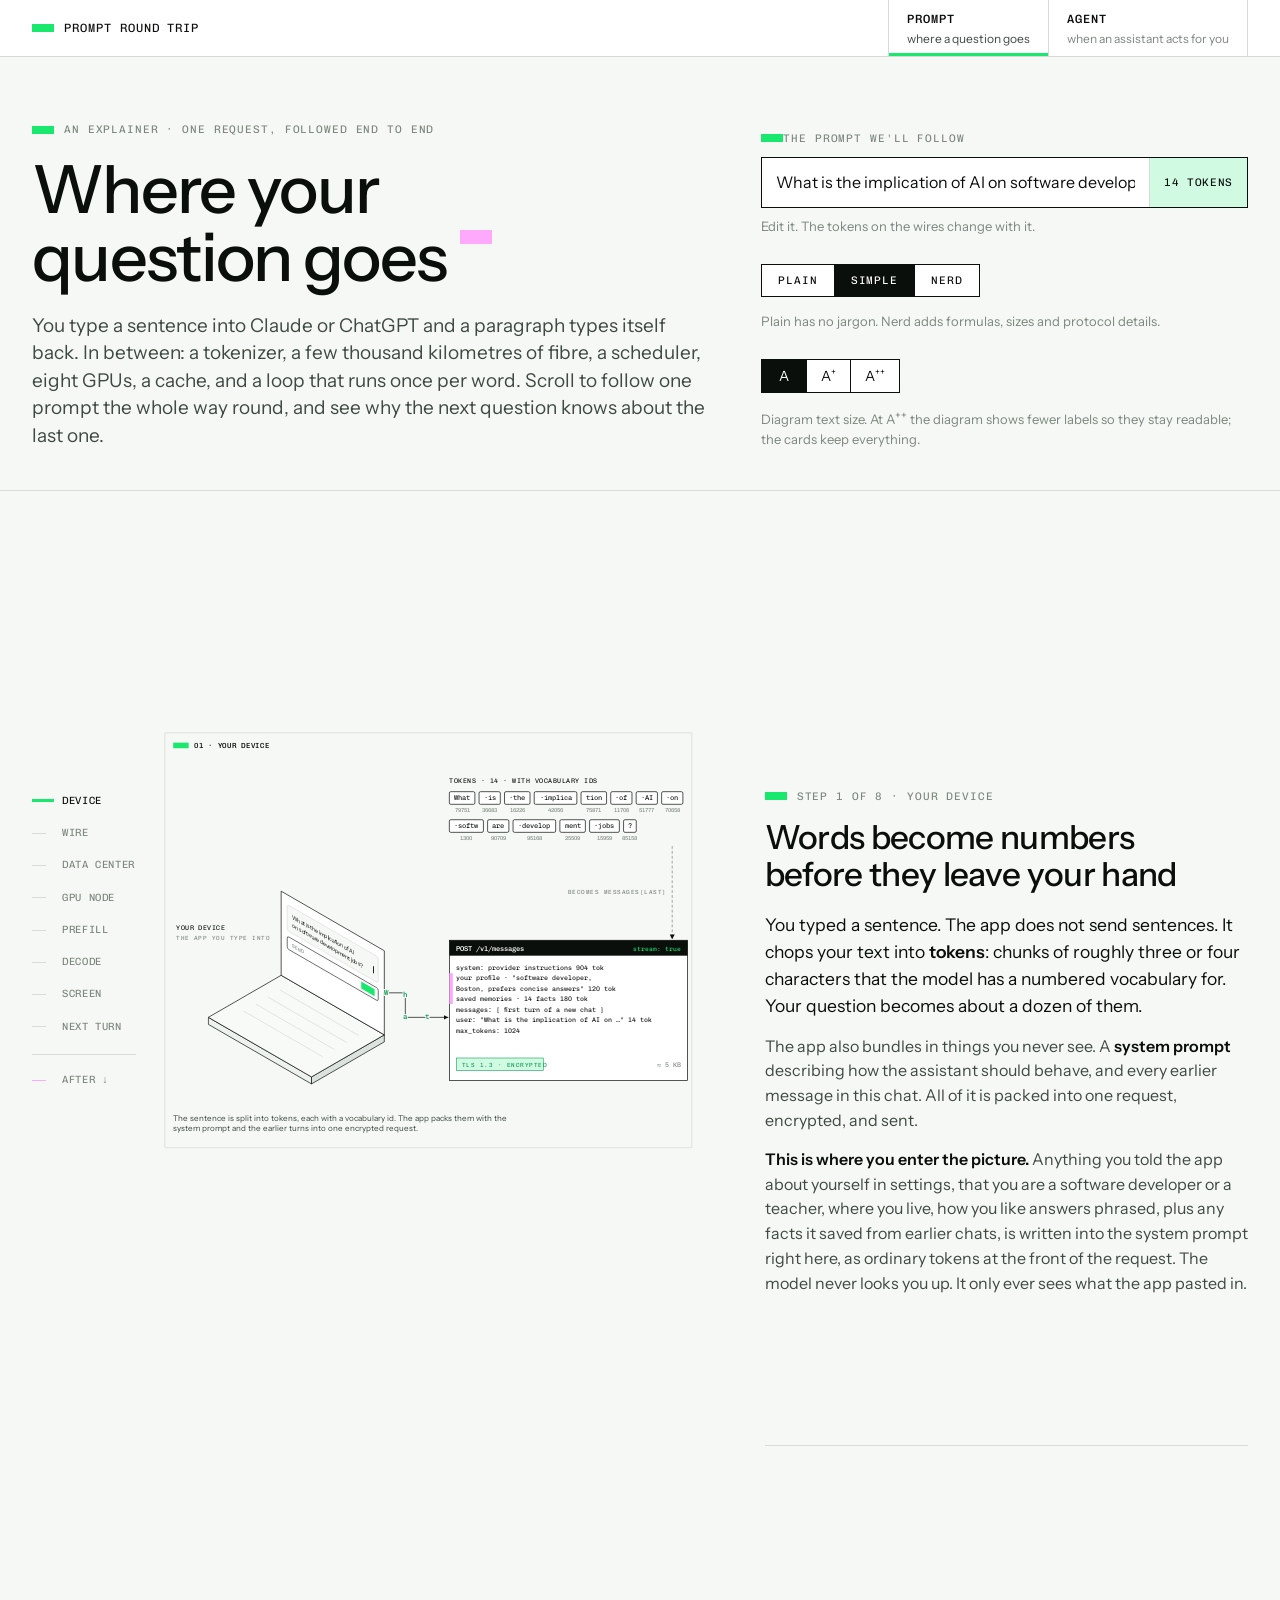
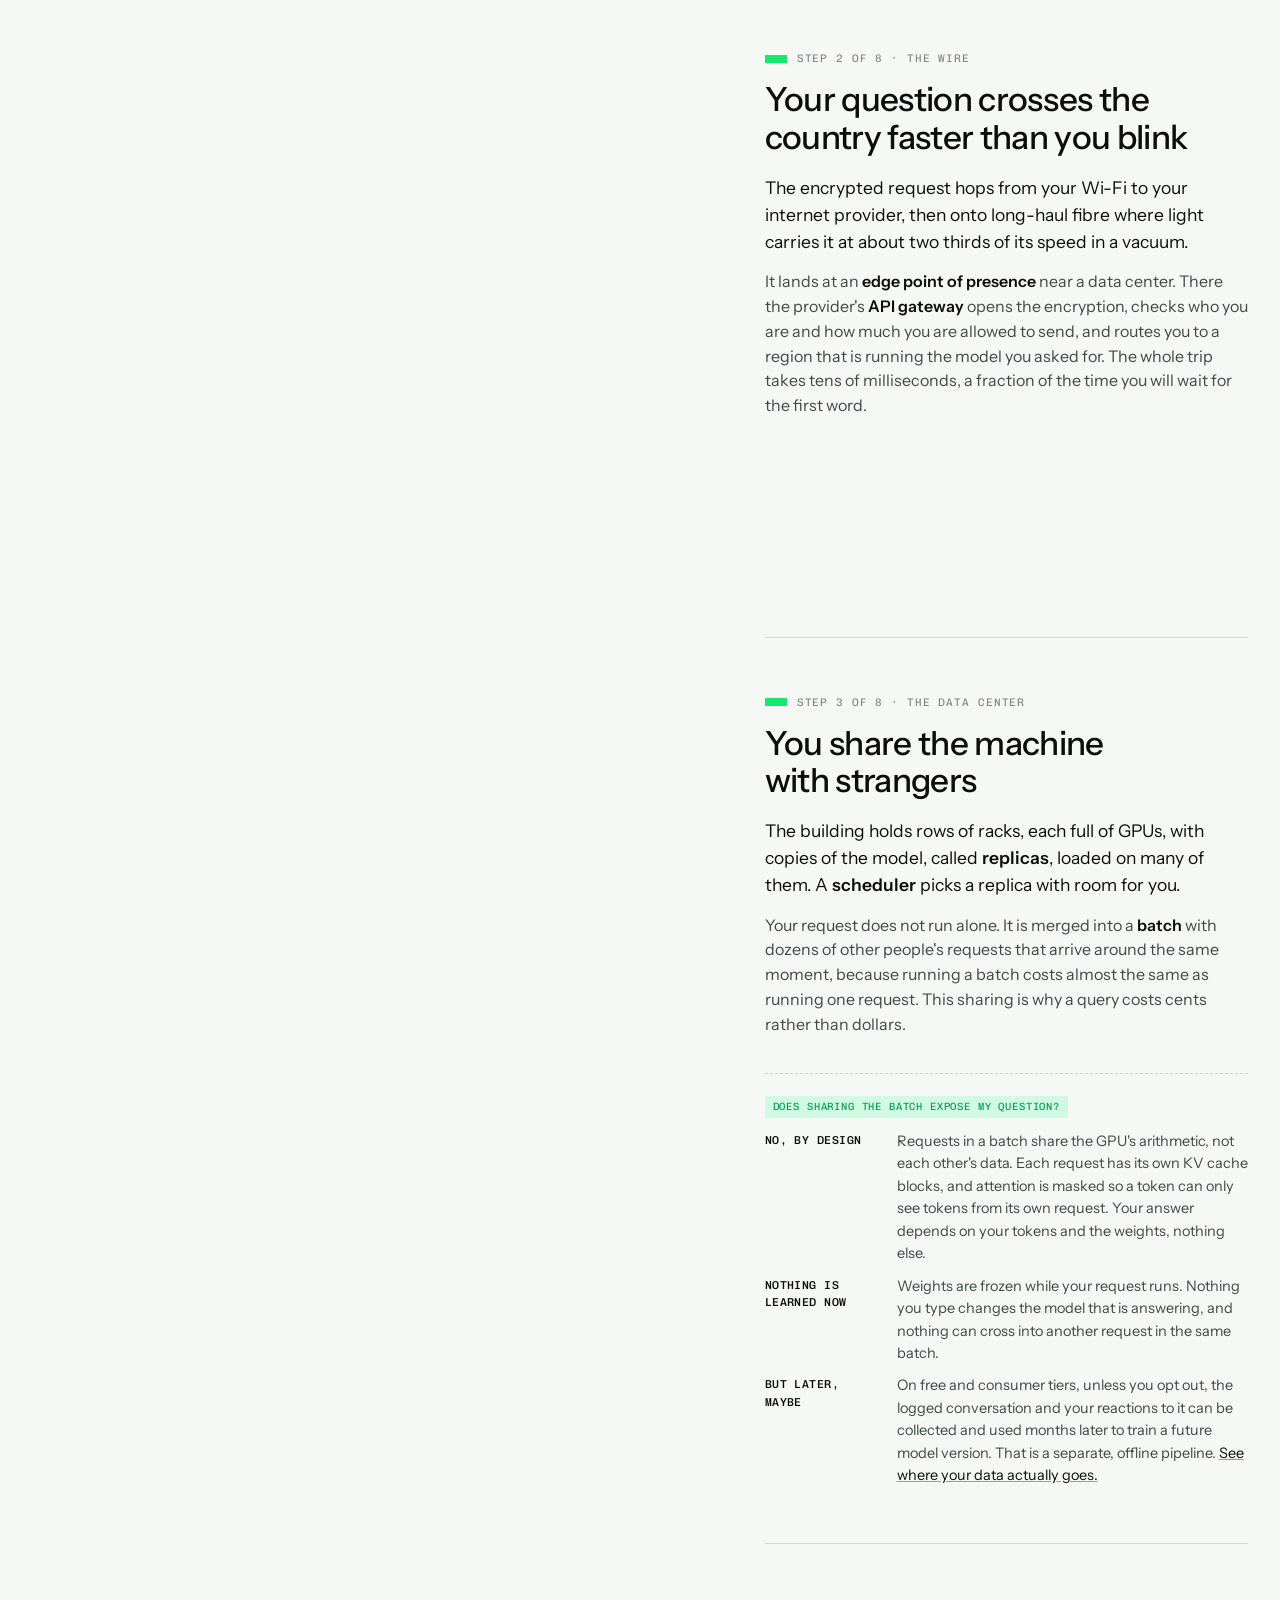
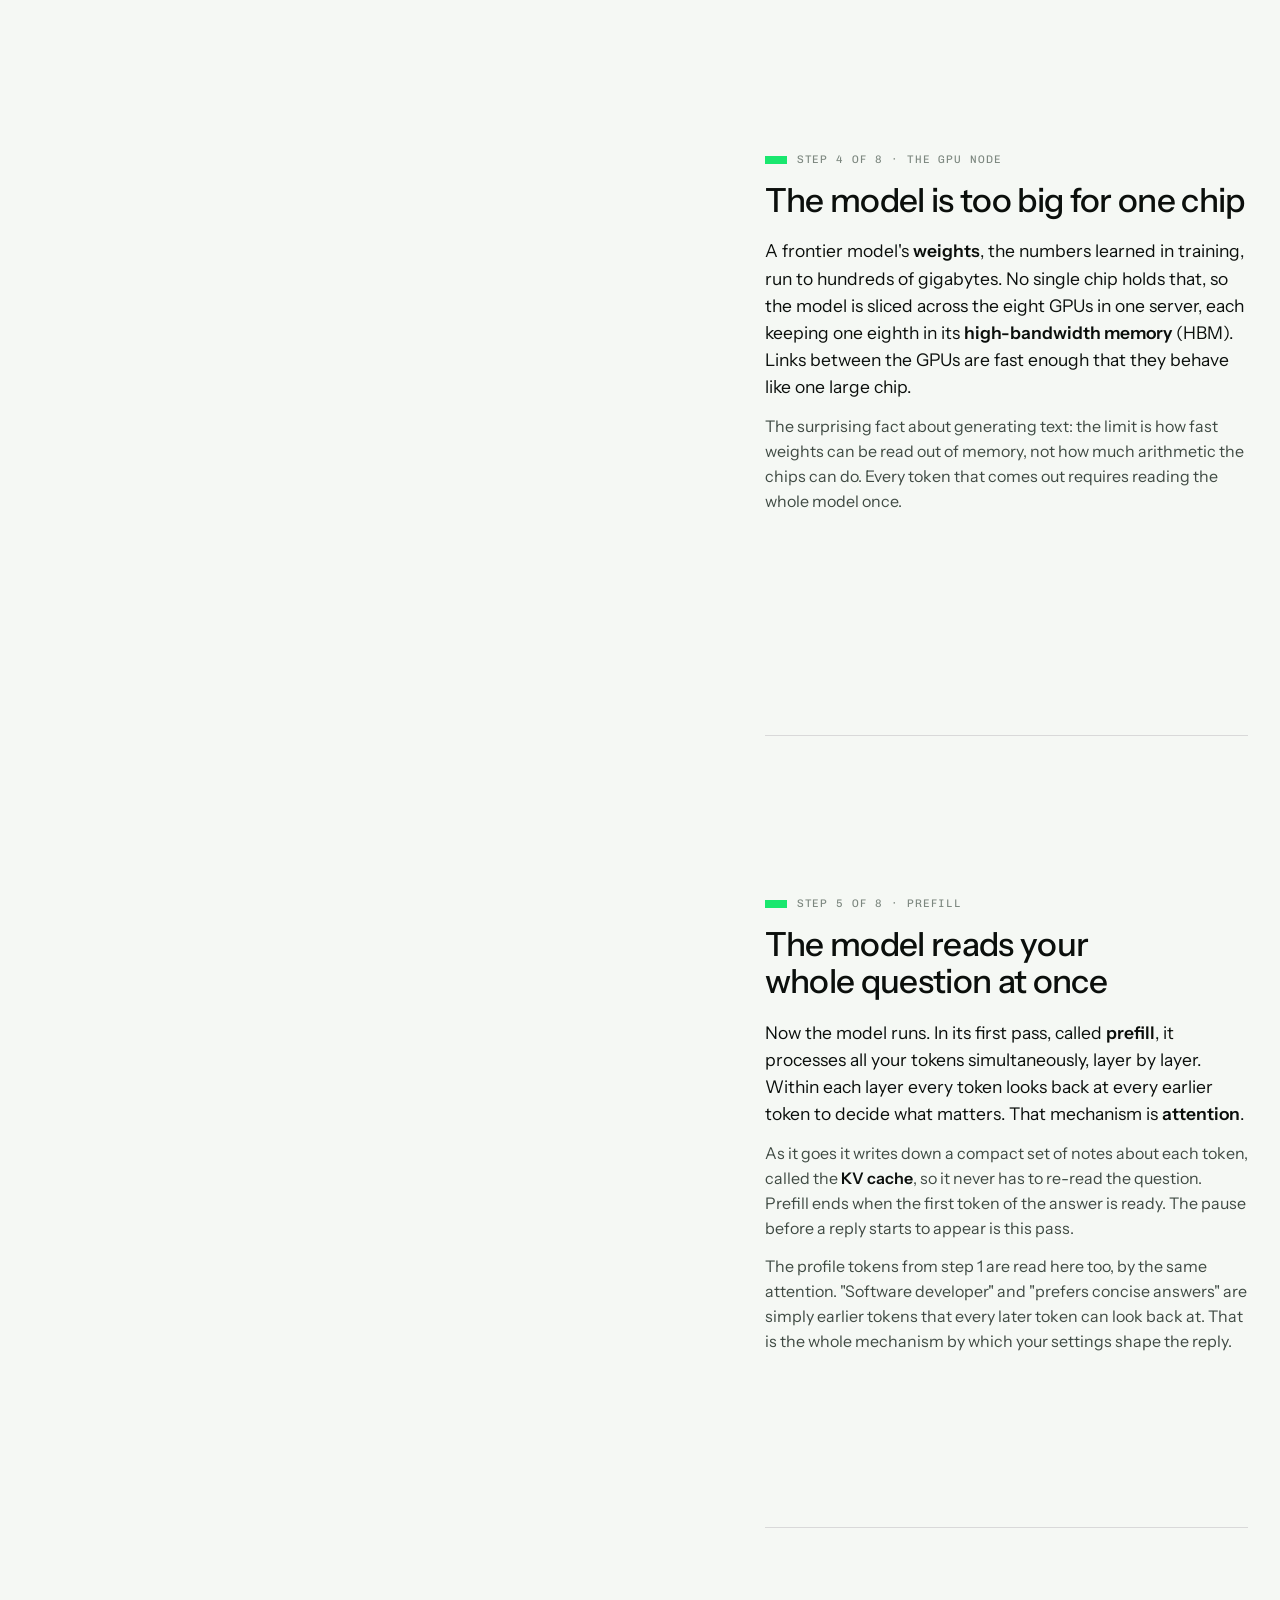
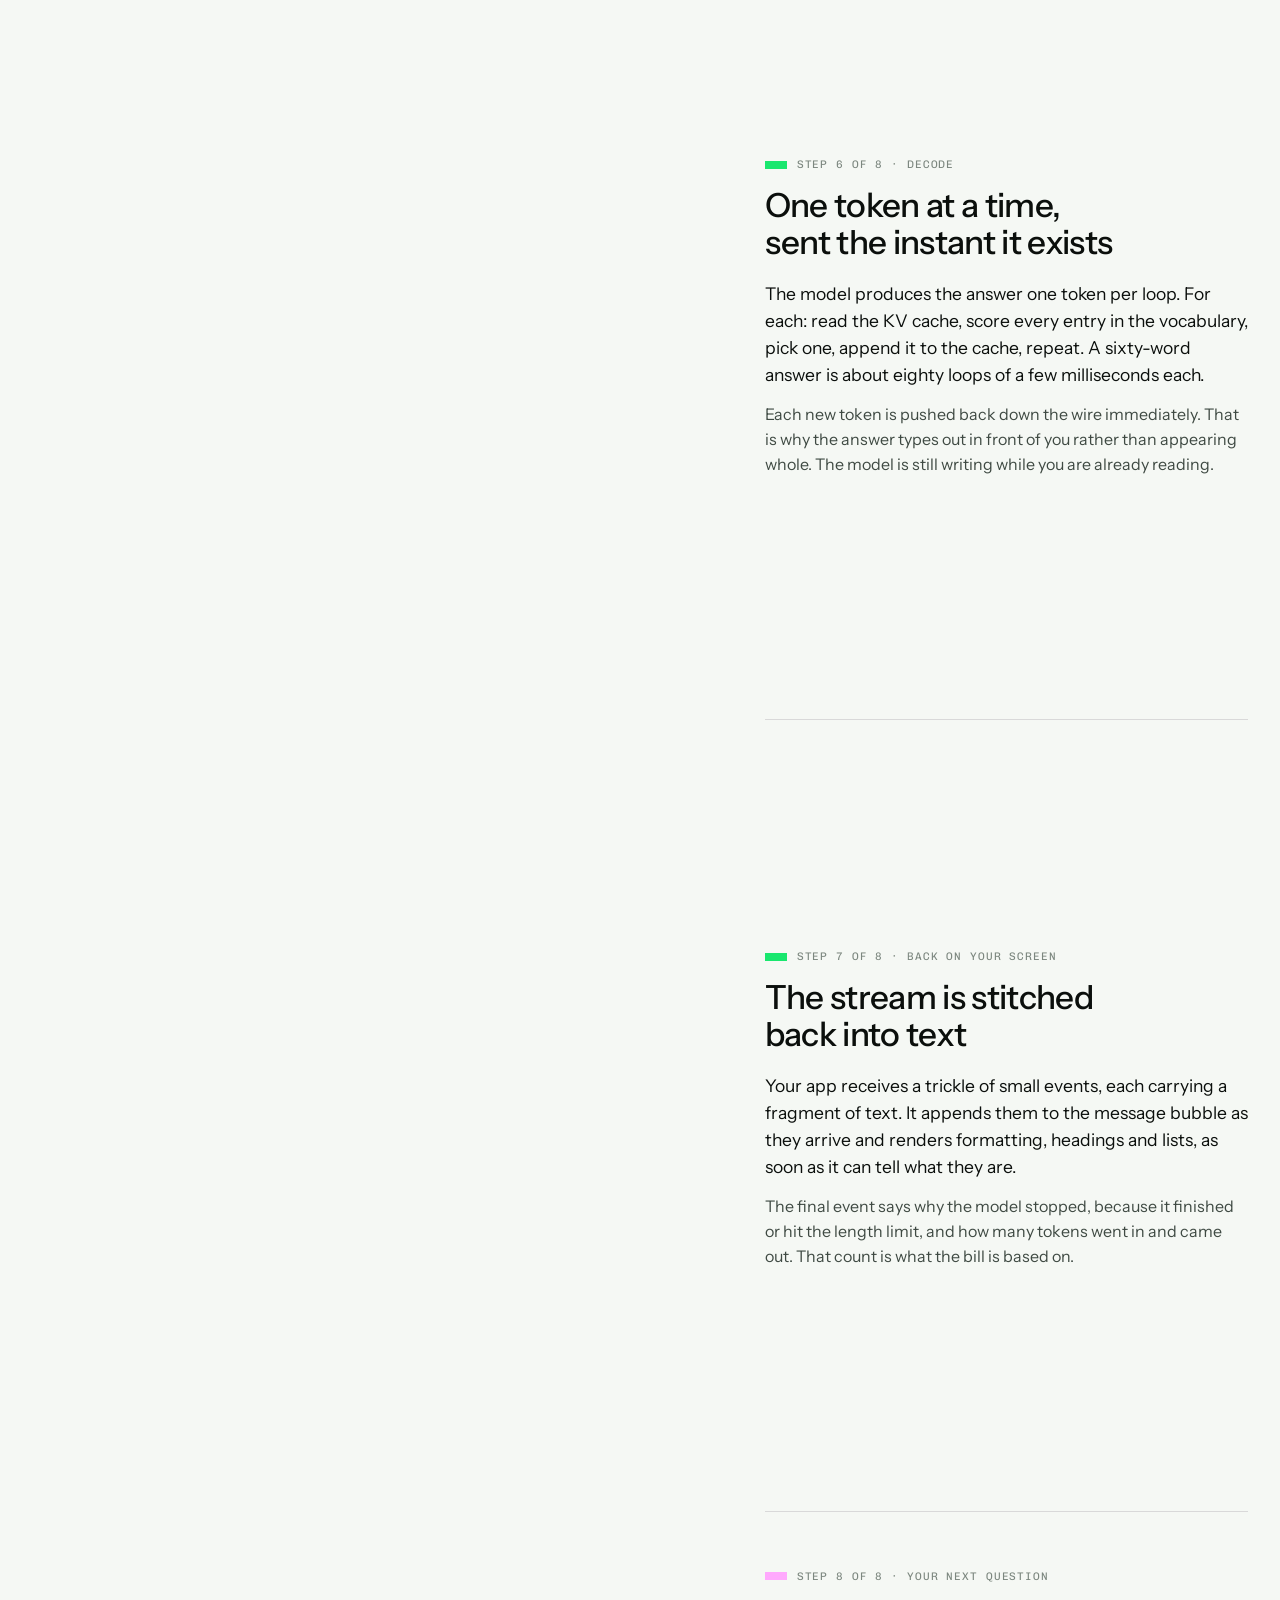
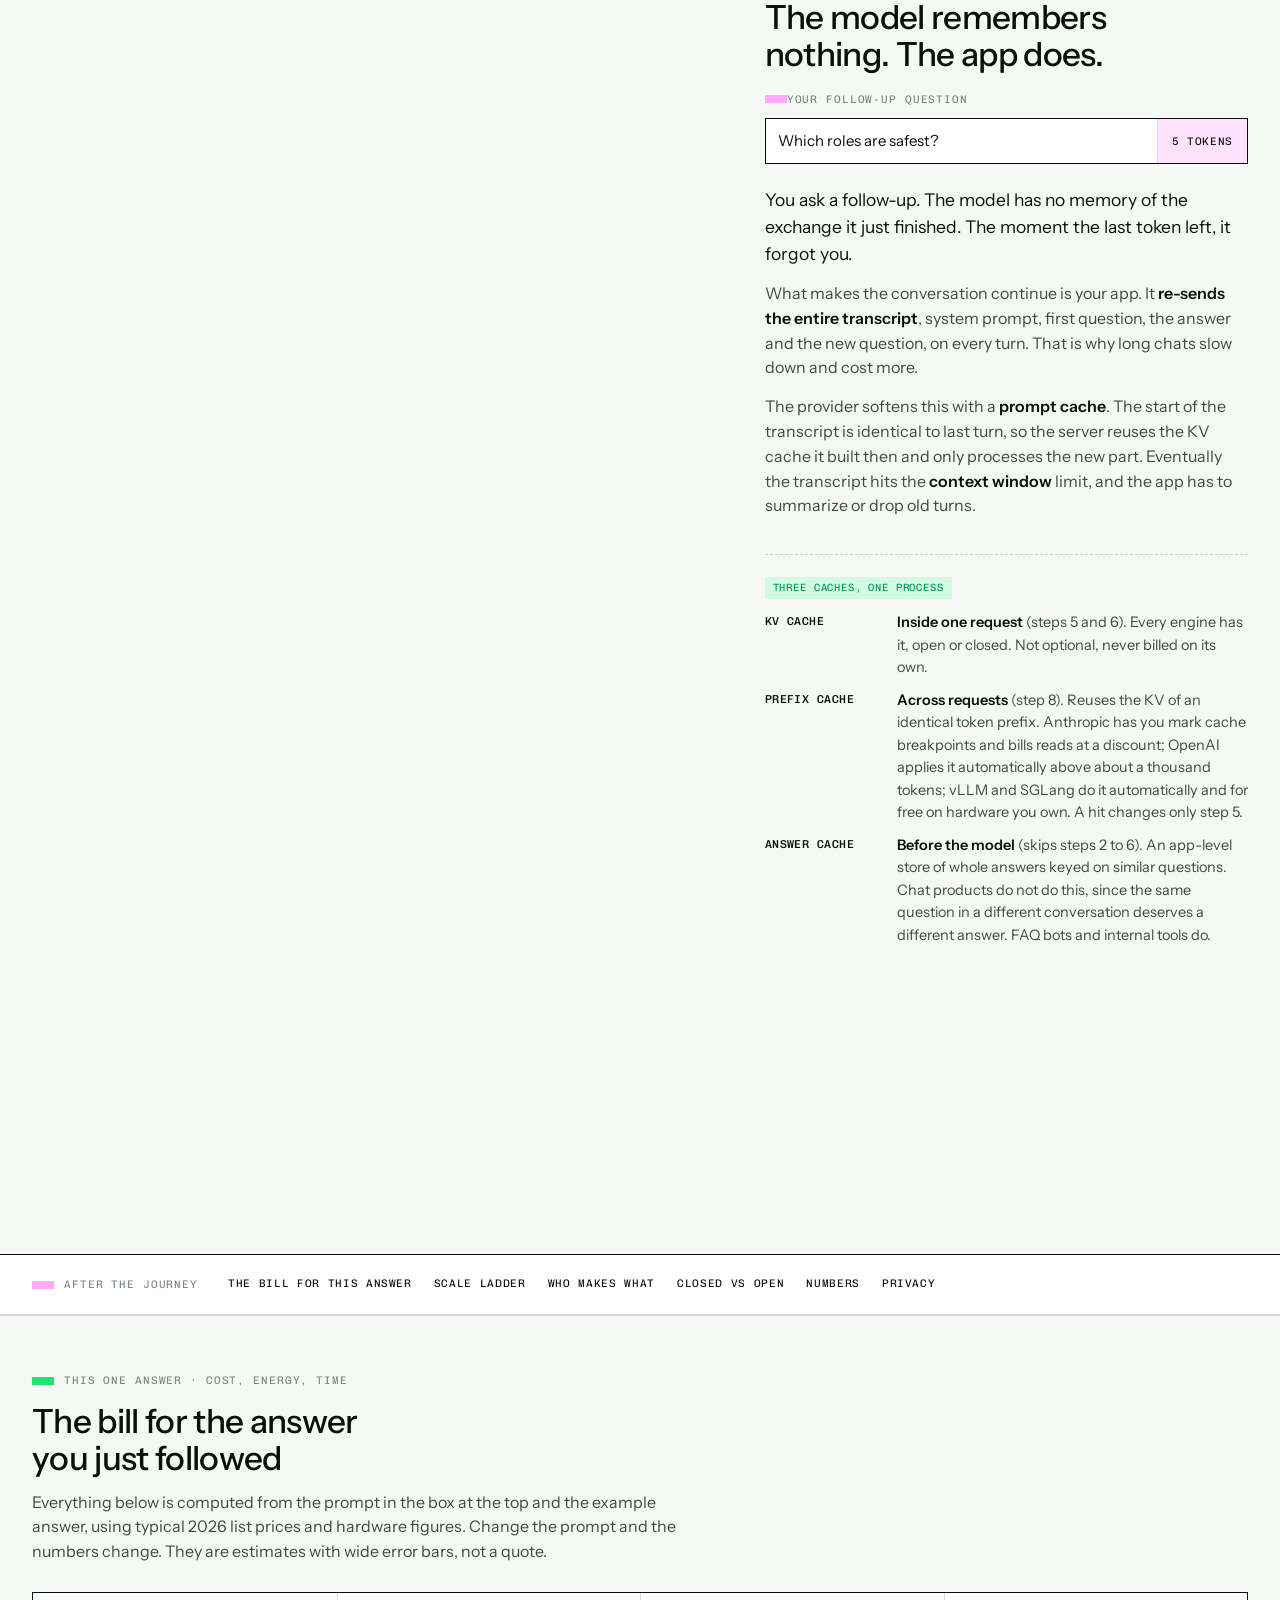
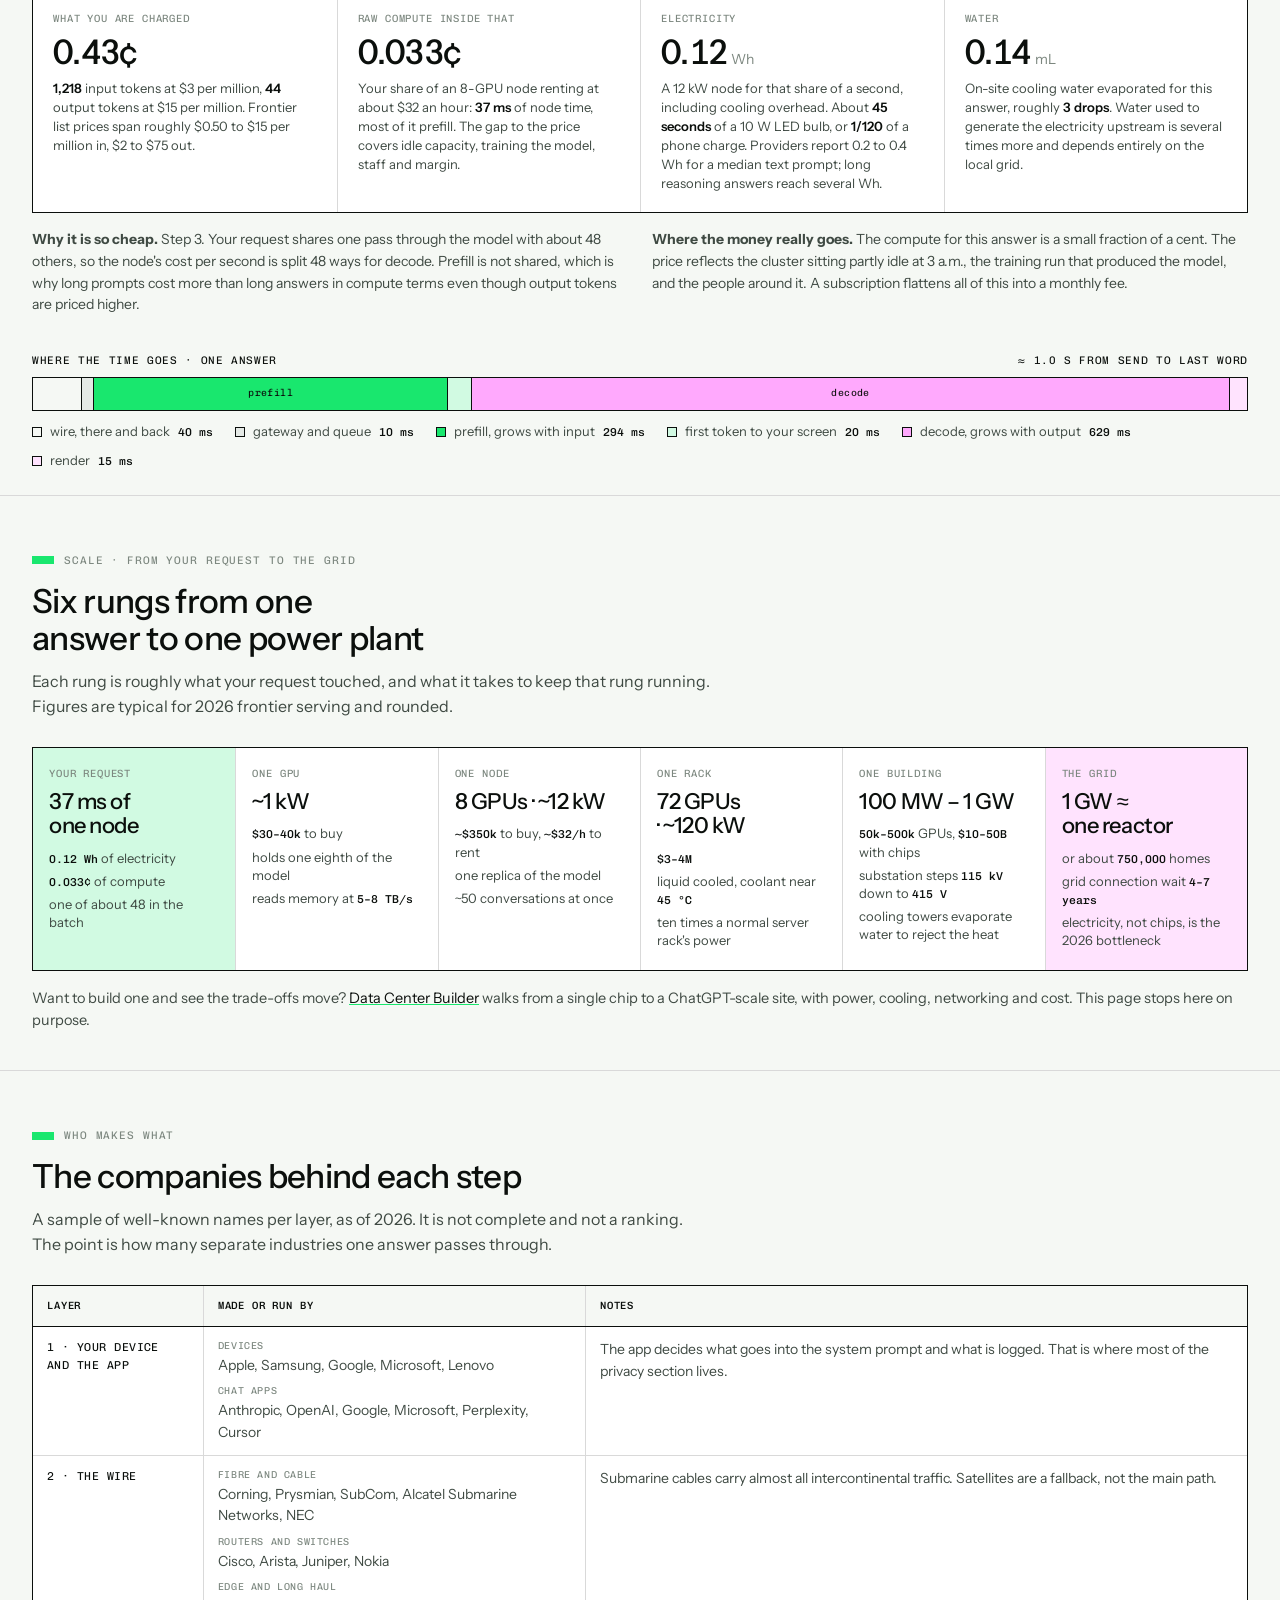
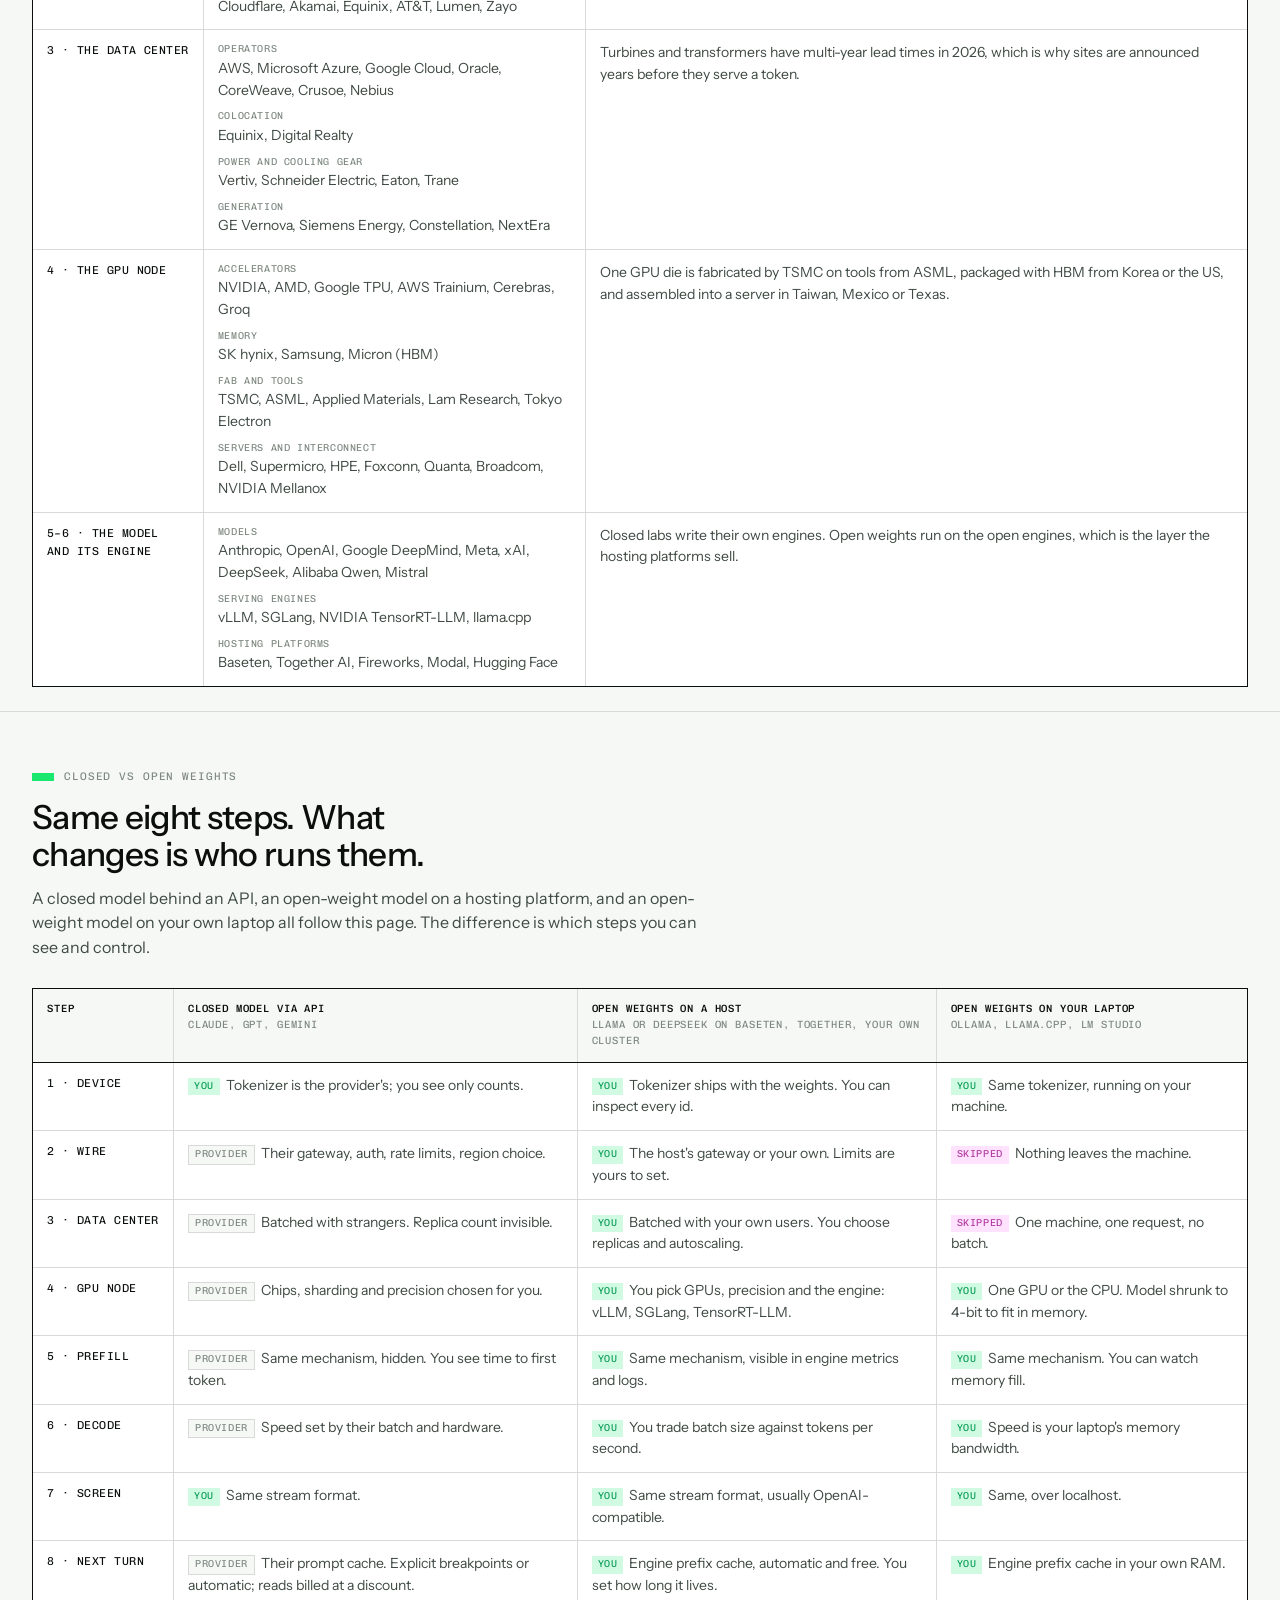
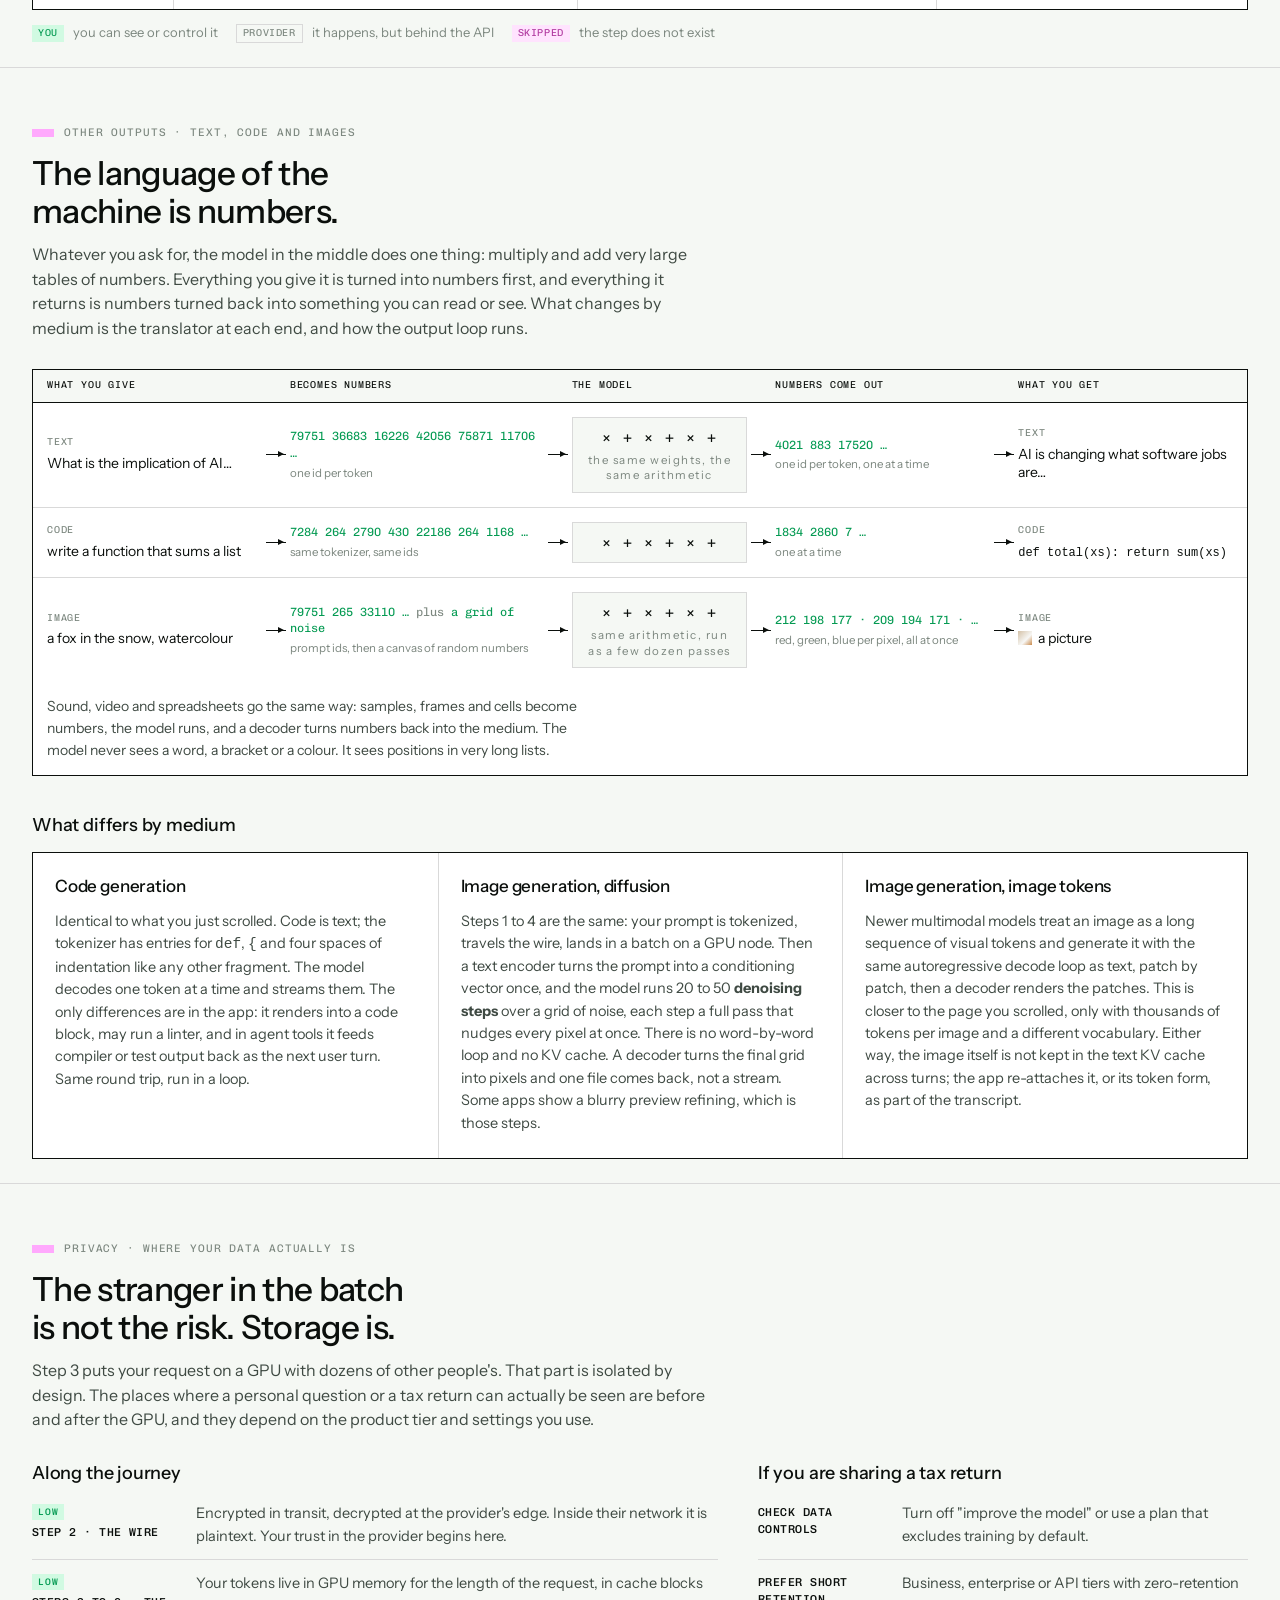
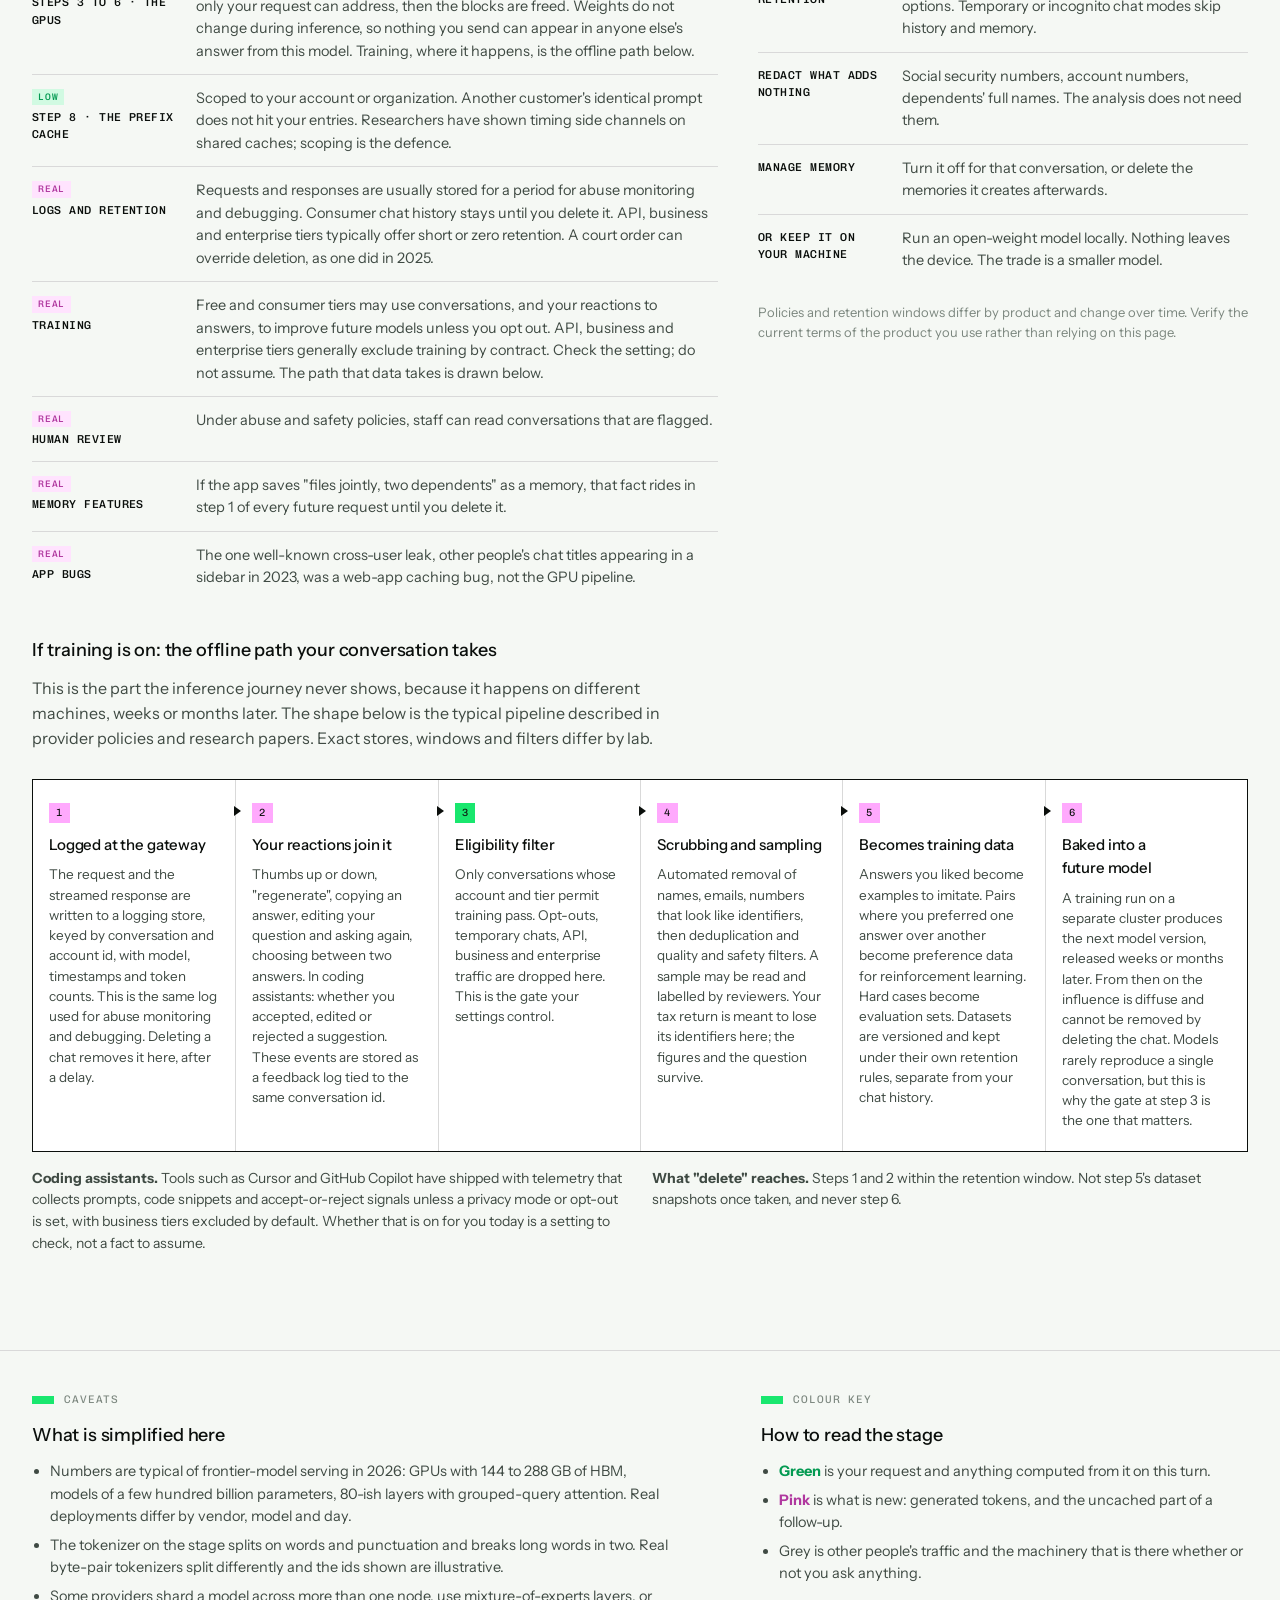
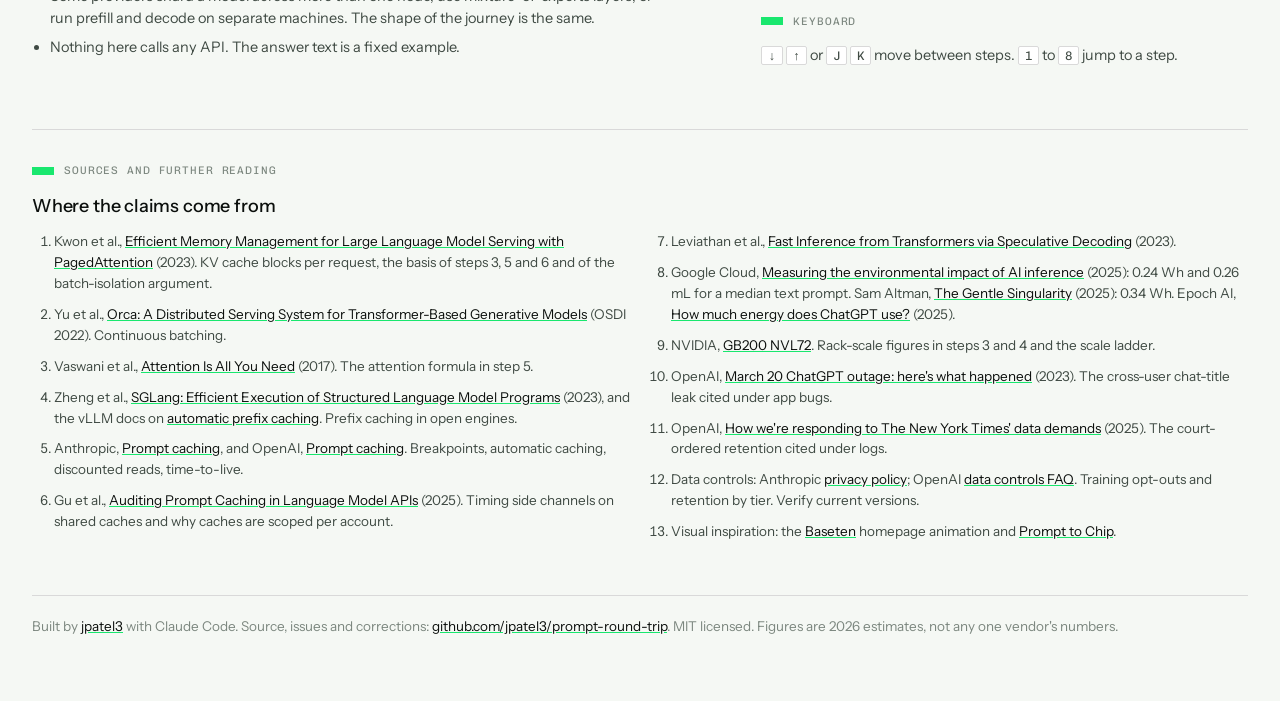
<file: index.html>
<!DOCTYPE html>
<html lang="en">
<head>
<meta charset="utf-8">
<meta name="viewport" content="width=device-width, initial-scale=1">
<title>Prompt Round Trip</title>
<meta name="description" content="Follow one chat prompt from your keyboard through the network, the data center, the GPU, prefill and decode, and back to your screen. Then see how the next question knows about the last.">
<link rel="canonical" href="https://jpatel3.github.io/prompt-round-trip/">
<meta property="og:type" content="article">
<meta property="og:site_name" content="Prompt Round Trip">
<meta property="og:title" content="Prompt Round Trip: where your question goes">
<meta property="og:description" content="An interactive explainer that follows one prompt to Claude or ChatGPT from your keyboard to the GPU and back: tokens, the wire, batching, the KV cache, decode, and why the next question knows about the last.">
<meta property="og:url" content="https://jpatel3.github.io/prompt-round-trip/">
<meta property="og:image" content="https://jpatel3.github.io/prompt-round-trip/docs/social-card.png">
<meta property="og:image:width" content="1200">
<meta property="og:image:height" content="630">
<meta property="og:image:alt" content="Isometric diagram of a prompt's journey: tokens flowing along a wire into a GPU node, with a KV cache filling up">
<meta name="twitter:card" content="summary_large_image">
<meta name="twitter:title" content="Prompt Round Trip: where your question goes">
<meta name="twitter:description" content="Follow one prompt from your keyboard to the GPU and back. Tokens, the wire, batching, the KV cache, decode, and why the next question knows about the last.">
<meta name="twitter:image" content="https://jpatel3.github.io/prompt-round-trip/docs/social-card.png">
<link rel="icon" href="data:image/svg+xml,%3Csvg xmlns='http://www.w3.org/2000/svg' viewBox='0 0 64 64'%3E%3Crect width='64' height='64' rx='10' fill='%23F5F8F4'/%3E%3Crect x='10' y='22' width='30' height='12' fill='%2319E76E'/%3E%3Crect x='42' y='30' width='12' height='6' fill='%23FFA9FD'/%3E%3Cpath d='M10 44h44' stroke='%230B0F0C' stroke-width='2'/%3E%3C/svg%3E">
<link rel="preconnect" href="https://fonts.googleapis.com">
<link rel="preconnect" href="https://fonts.gstatic.com" crossorigin>
<link rel="stylesheet" href="https://fonts.googleapis.com/css2?family=Chivo+Mono:wght@400;500&family=Instrument+Sans:wght@400;500;600&display=swap">
<link rel="stylesheet" href="style.css">
</head>
<body data-depth="simple">

<header class="site">
  <div class="wrap">
    <a class="brand" href="./">Prompt Round Trip</a>
    <nav class="tabs" aria-label="Journeys">
      <a href="./" aria-current="page"><b>Prompt</b><span>where a question goes</span></a>
      <a href="agent.html"><b>Agent</b><span>when an assistant acts for you</span></a>
    </nav>
  </div>
</header>

<section class="hero">
  <div class="wrap">
    <div>
      <div class="eyebrow">An explainer · one request, followed end to end</div>
      <h1>Where your question goes<span class="blk" aria-hidden="true"></span></h1>
      <p class="lede">You type a sentence into Claude or ChatGPT and a paragraph types itself back. In between: a tokenizer, a few thousand kilometres of fibre, a scheduler, eight GPUs, a cache, and a loop that runs once per word. Scroll to follow one prompt the whole way round, and see why the next question knows about the last one.</p>
    </div>
    <div class="aside">
      <div class="prompt-field">
        <label class="eyebrow" for="prompt">The prompt we'll follow</label>
        <div class="field">
          <input id="prompt" type="text" value="What is the implication of AI on software development jobs?" spellcheck="false" autocomplete="off" maxlength="160">
          <span class="count" id="tokcount">12 tokens</span>
        </div>
        <p class="hint">Edit it. The tokens on the wires change with it.</p>
      </div>
      <div class="depth" role="group" aria-label="Explanation depth">
        <span class="seg">
          <button type="button" data-depth="plain" aria-pressed="false">Plain</button>
          <button type="button" data-depth="simple" aria-pressed="true">Simple</button>
          <button type="button" data-depth="nerd" aria-pressed="false">Nerd</button>
        </span>
        <span class="note">Plain has no jargon. Nerd adds formulas, sizes and protocol details.</span>
      </div>
      <div class="depth" role="group" aria-label="Diagram text size">
        <span class="seg textsize">
          <button type="button" data-fs="1" aria-pressed="true" aria-label="Diagram text: normal">A</button>
          <button type="button" data-fs="1.25" aria-pressed="false" aria-label="Diagram text: larger">A<sup>+</sup></button>
          <button type="button" data-fs="1.5" aria-pressed="false" aria-label="Diagram text: largest">A<sup>++</sup></button>
        </span>
        <span class="note">Diagram text size. At A<sup>++</sup> the diagram shows fewer labels so they stay readable; the cards keep everything.</span>
      </div>
    </div>
  </div>
</section>

<main class="journey">
  <div class="wrap">
    <div class="stage" id="stage-wrap">
      <ol class="depth-nav" id="depth-nav" aria-label="Steps">
        <li><a href="#step-1" data-step="1">Device</a></li>
        <li><a href="#step-2" data-step="2">Wire</a></li>
        <li><a href="#step-3" data-step="3">Data center</a></li>
        <li><a href="#step-4" data-step="4">GPU node</a></li>
        <li><a href="#step-5" data-step="5">Prefill</a></li>
        <li><a href="#step-6" data-step="6">Decode</a></li>
        <li><a href="#step-7" data-step="7">Screen</a></li>
        <li><a href="#step-8" data-step="8">Next turn</a></li>
        <li class="more"><a href="#after-nav">After ↓</a></li>
      </ol>
      <div class="step-pill" id="step-pill" aria-live="polite">1 / 8 · Device</div>
      <svg id="stage" viewBox="0 0 800 640" role="img" aria-label="Animated diagram of the current step in the journey of a prompt through an AI system">
        <defs>
          <marker id="arr" viewBox="0 0 10 10" refX="9" refY="5" markerWidth="7" markerHeight="7" orient="auto-start-reverse">
            <path d="M0,0 L10,5 L0,10 z" fill="#0B0F0C"></path>
          </marker>
          <marker id="arr-green" viewBox="0 0 10 10" refX="9" refY="5" markerWidth="7" markerHeight="7" orient="auto-start-reverse">
            <path d="M0,0 L10,5 L0,10 z" fill="#049A52"></path>
          </marker>
          <marker id="arr-pink" viewBox="0 0 10 10" refX="9" refY="5" markerWidth="7" markerHeight="7" orient="auto-start-reverse">
            <path d="M0,0 L10,5 L0,10 z" fill="#B0389F"></path>
          </marker>
        </defs>
        <g id="frame">
          <line x1="24" y1="24" x2="776" y2="24" stroke="#D9D9D9" stroke-width="1"></line>
          <line x1="24" y1="616" x2="776" y2="616" stroke="#D9D9D9" stroke-width="1"></line>
          <line x1="24" y1="24" x2="24" y2="616" stroke="#D9D9D9" stroke-width="1"></line>
          <line x1="776" y1="24" x2="776" y2="616" stroke="#D9D9D9" stroke-width="1"></line>
        </g>
        <g id="scenes"></g>
      </svg>
    </div>

    <div class="steps" id="steps">

      <article class="step" id="step-1" data-step="1">
        <div class="eyebrow">Step 1 of 8 · your device</div>
        <h2>Words become numbers before they leave your hand</h2>
        <div class="plain">
          <span class="as">Think of it as</span>
          <p>Your sentence is cut into small pieces, like words on fridge magnets, and every piece has a number. The app puts your pieces in an envelope together with its own instructions and a note about you, the things you told it in settings, then seals it and sends it off.</p>
        </div>
        <div class="simple">
          <p>You typed a sentence. The app does not send sentences. It chops your text into <strong>tokens</strong>: chunks of roughly three or four characters that the model has a numbered vocabulary for. Your question becomes about a dozen of them.</p>
          <p>The app also bundles in things you never see. A <strong>system prompt</strong> describing how the assistant should behave, and every earlier message in this chat. All of it is packed into one request, encrypted, and sent.</p>
          <p><strong>This is where you enter the picture.</strong> Anything you told the app about yourself in settings, that you are a software developer or a teacher, where you live, how you like answers phrased, plus any facts it saved from earlier chats, is written into the system prompt right here, as ordinary tokens at the front of the request. The model never looks you up. It only ever sees what the app pasted in.</p>
        </div>
        <div class="nerd">
          <span class="tag">Internals</span>
          <dl>
            <dt>Your profile</dt><dd>Custom instructions, preferences and "memory" facts are assembled by the app into the system prompt, often as a labelled block after the provider's own instructions, together with today's date and your locale. Some apps first run a retrieval step to pick which saved facts are relevant to this question. Either way the result is text, sent every turn, sitting in the cached prefix (step 8) until you edit your settings.</dd>
            <dt>Tokenizer</dt><dd>Byte-pair encoding over a vocabulary of roughly 100k to 200k entries. A leading space is part of the token, so <code>" is"</code> and <code>"is"</code> are different ids. Rare words split into several tokens; common ones are one. The ids shown on the stage are illustrative, the split is approximate.</dd>
            <dt>Request body</dt><dd>One JSON document: <code>model</code>, <code>system</code>, a <code>messages[]</code> array of alternating user and assistant turns, <code>max_tokens</code>, and <code>stream: true</code> so the answer can arrive piecewise.</dd>
            <dt>Size</dt><dd>A few kilobytes for a fresh chat. Hundreds of kilobytes for a long one, because the whole history travels again every turn. Step 8 is about why.</dd>
            <dt>Transport</dt><dd>HTTPS over TLS 1.3. One handshake, then the request is a single POST whose response stays open while the answer streams.</dd>
          </dl>
        </div>
      </article>

      <article class="step" id="step-2" data-step="2">
        <div class="eyebrow">Step 2 of 8 · the wire</div>
        <h2>Your question crosses the country faster than you blink</h2>
        <div class="plain">
          <span class="as">Think of it as</span>
          <p>The envelope goes through your Wi-Fi and along glass cables to a building far away, in less time than a blink. At the door, a guard checks that it is really you and points you to the right room.</p>
        </div>
        <div class="simple">
          <p>The encrypted request hops from your Wi-Fi to your internet provider, then onto long-haul fibre where light carries it at about two thirds of its speed in a vacuum.</p>
          <p>It lands at an <strong>edge point of presence</strong> near a data center. There the provider's <strong>API gateway</strong> opens the encryption, checks who you are and how much you are allowed to send, and routes you to a region that is running the model you asked for. The whole trip takes tens of milliseconds, a fraction of the time you will wait for the first word.</p>
        </div>
        <div class="nerd">
          <span class="tag">Internals</span>
          <dl>
            <dt>Anycast</dt><dd>The API's IP address is announced from many locations at once. Internet routing delivers you to the closest edge, not a single origin.</dd>
            <dt>TLS termination</dt><dd>The edge decrypts, so everything inside the provider's network is plain HTTP over private links.</dd>
            <dt>Auth and limits</dt><dd>API key or session cookie resolves to an organization and a tier. Rate limits are enforced per organization on requests per minute and tokens per minute. Over the limit means a 429 before any GPU is touched.</dd>
            <dt>Routing</dt><dd>Pick a region and cluster that has the requested model loaded and has capacity. If none does, the request waits in a queue here rather than at the GPU.</dd>
            <dt>Latency budget</dt><dd>Typically 20 to 80 ms one way. This is the smallest slice of what you wait for; the model itself is the rest.</dd>
          </dl>
        </div>
      </article>

      <article class="step" id="step-3" data-step="3">
        <div class="eyebrow">Step 3 of 8 · the data center</div>
        <h2>You share the machine with strangers</h2>
        <div class="plain">
          <span class="as">Think of it as</span>
          <p>Inside is a huge kitchen with many identical stoves. A host seats you at one that has space. Your order is cooked together with dozens of other people's orders on the same stove. That is why it is cheap. The pans never touch: nobody else's order ends up on your plate, and yours never lands on theirs.</p>
        </div>
        <div class="simple">
          <p>The building holds rows of racks, each full of GPUs, with copies of the model, called <strong>replicas</strong>, loaded on many of them. A <strong>scheduler</strong> picks a replica with room for you.</p>
          <p>Your request does not run alone. It is merged into a <strong>batch</strong> with dozens of other people's requests that arrive around the same moment, because running a batch costs almost the same as running one request. This sharing is why a query costs cents rather than dollars.</p>
        </div>
        <div class="nerd">
          <span class="tag">Internals</span>
          <dl>
            <dt>Replica</dt><dd>One loaded copy of the model on one node, or a few nodes for the largest models. A cluster serves a model with tens to thousands of replicas.</dd>
            <dt>Continuous batching</dt><dd>New requests join the running batch between decode steps and finished ones leave. Nobody waits for the slowest sequence to finish before the next batch starts.</dd>
            <dt>Scheduler goals</dt><dd>Keep the GPUs busy, keep queue time low, and never let the batch's KV cache (step 5) overflow GPU memory. Those three fight each other.</dd>
            <dt>Physical scale</dt><dd>A rack of eight-GPU nodes draws about 120 kW and is liquid cooled. A site is 100 MW to over 1 GW. Your request touches one rack for about a second.</dd>
            <dt>Queue time</dt><dd>Single-digit milliseconds when the region is quiet. It is the first thing to grow when a region is hot.</dd>
          </dl>
        </div>
        <div class="caches privacy-strip">
          <span class="tag">Does sharing the batch expose my question?</span>
          <ol>
            <li><b>No, by design</b><span>Requests in a batch share the GPU's arithmetic, not each other's data. Each request has its own KV cache blocks, and attention is masked so a token can only see tokens from its own request. Your answer depends on your tokens and the weights, nothing else.</span></li>
            <li><b>Nothing is learned now</b><span>Weights are frozen while your request runs. Nothing you type changes the model that is answering, and nothing can cross into another request in the same batch.</span></li>
            <li><b>But later, maybe</b><span>On free and consumer tiers, unless you opt out, the logged conversation and your reactions to it can be collected and used months later to train a future model version. That is a separate, offline pipeline. <a href="#privacy">See where your data actually goes.</a></span></li>
          </ol>
        </div>
      </article>

      <article class="step" id="step-4" data-step="4">
        <div class="eyebrow">Step 4 of 8 · the GPU node</div>
        <h2>The model is too big for one chip</h2>
        <div class="plain">
          <span class="as">Think of it as</span>
          <p>The model is a book too heavy for one person, so eight helpers each hold one part and pass notes to each other very quickly. The slow part is not the thinking. It is turning the pages.</p>
        </div>
        <div class="simple">
          <p>A frontier model's <strong>weights</strong>, the numbers learned in training, run to hundreds of gigabytes. No single chip holds that, so the model is sliced across the eight GPUs in one server, each keeping one eighth in its <strong>high-bandwidth memory</strong> (HBM). Links between the GPUs are fast enough that they behave like one large chip.</p>
          <p>The surprising fact about generating text: the limit is how fast weights can be read out of memory, not how much arithmetic the chips can do. Every token that comes out requires reading the whole model once.</p>
        </div>
        <div class="nerd">
          <span class="tag">Internals</span>
          <dl>
            <dt>Tensor parallelism</dt><dd>Each layer's weight matrices are split column- or row-wise across the 8 GPUs. After each layer an all-reduce over NVLink combines the partial results.</dd>
            <dt>HBM</dt><dd>144 to 288 GB per GPU in 2026 parts, at 5 to 8 TB/s. This bandwidth, divided by the bytes of weights, sets the ceiling on tokens per second at small batch sizes.</dd>
            <dt>NVLink</dt><dd>About 1.8 TB/s per GPU between the eight. Node-to-node traffic goes over InfiniBand or Ethernet at a tenth of that, which is why a model is kept inside one node when it fits.</dd>
            <dt>Precision</dt><dd>Weights stored as FP8 or bf16, one or two bytes per parameter. A 400B-parameter model at FP8 is about 400 GB, or 50 GB per GPU.</dd>
            <dt>Why batching</dt><dd>At batch size 1, each decode step reads every weight to produce one token. At batch size 64 it reads them once for 64 tokens. Compute is nearly free until the batch is large. That is the economics of step 3.</dd>
          </dl>
        </div>
      </article>

      <article class="step" id="step-5" data-step="5">
        <div class="eyebrow">Step 5 of 8 · prefill</div>
        <h2>The model reads your whole question at once</h2>
        <div class="plain">
          <span class="as">Think of it as</span>
          <p>The helpers read your whole question in one go and write a sticky note about every word, so they never have to read it again. That is the pause before the answer starts.</p>
        </div>
        <div class="simple">
          <p>Now the model runs. In its first pass, called <strong>prefill</strong>, it processes all your tokens simultaneously, layer by layer. Within each layer every token looks back at every earlier token to decide what matters. That mechanism is <strong>attention</strong>.</p>
          <p>As it goes it writes down a compact set of notes about each token, called the <strong>KV cache</strong>, so it never has to re-read the question. Prefill ends when the first token of the answer is ready. The pause before a reply starts to appear is this pass.</p>
          <p>The profile tokens from step 1 are read here too, by the same attention. "Software developer" and "prefers concise answers" are simply earlier tokens that every later token can look back at. That is the whole mechanism by which your settings shape the reply.</p>
        </div>
        <div class="nerd">
          <span class="tag">Internals</span>
          <dl>
            <dt>Q, K, V</dt><dd>In each layer, each token's vector is projected into a Query, a Key and a Value. The attention weight from token i to token j is <code>softmax(Q_i · K_j / √d)</code>, computed only for j ≤ i (causal). The output for i is the weighted sum of the V_j.</dd>
            <dt>KV cache</dt><dd>Every K and V, for every token, at every layer, is stored so decode steps can attend to the prompt without recomputing it.</dd>
          </dl>
          <div class="formula">bytes per token ≈ 2 (K and V) × layers × kv_heads × head_dim × bytes_per_value</div>
          <dl>
            <dt>Worked size</dt><dd>80 layers, 8 KV heads of 128 (grouped-query attention), bf16: 2 × 80 × 8 × 128 × 2 = 320 KB per token. Your prompt is a few megabytes. A 100k-token context is about 32 GB, on top of the weights. This is what limits how many requests fit in one batch.</dd>
            <dt>Cost profile</dt><dd>Prefill is compute-bound and parallel, so it is fast per token but grows with prompt length. Time to first token is mostly prefill plus queue time: 200 ms to a couple of seconds.</dd>
          </dl>
        </div>
      </article>

      <article class="step" id="step-6" data-step="6">
        <div class="eyebrow">Step 6 of 8 · decode</div>
        <h2>One token at a time, sent the instant it exists</h2>
        <div class="plain">
          <span class="as">Think of it as</span>
          <p>Then they write the answer one word at a time, checking their sticky notes for each one, and hand every word to the messenger the moment it is written. That is why the answer appears word by word.</p>
        </div>
        <div class="simple">
          <p>The model produces the answer one token per loop. For each: read the KV cache, score every entry in the vocabulary, pick one, append it to the cache, repeat. A sixty-word answer is about eighty loops of a few milliseconds each.</p>
          <p>Each new token is pushed back down the wire immediately. That is why the answer types out in front of you rather than appearing whole. The model is still writing while you are already reading.</p>
        </div>
        <div class="nerd">
          <span class="tag">Internals</span>
          <dl>
            <dt>One step</dt><dd>A forward pass over a single new token per sequence in the batch. Attention reads the whole KV cache for that sequence. Output is a vector of logits, one per vocabulary entry.</dd>
            <dt>Sampling</dt><dd>Logits divided by temperature, softmaxed, then truncated by top-p or top-k, then one id drawn. Temperature 0 means take the arg max every time.</dd>
            <dt>Speed</dt><dd>50 to 150 tokens per second per sequence. Each step re-reads all the weights, so this is bounded by HBM bandwidth and shared across the batch.</dd>
            <dt>Streaming</dt><dd>Each token, or small group, is sent as a server-sent event on the still-open HTTP response.</dd>
            <dt>Reasoning models</dt><dd>May decode thousands of hidden tokens before the first visible one. Same loop, longer wait.</dd>
            <dt>Speculative decoding</dt><dd>A small draft model guesses several tokens ahead; the large model verifies them all in one pass. Accepted guesses come out for the price of one step.</dd>
          </dl>
        </div>
      </article>

      <article class="step" id="step-7" data-step="7">
        <div class="eyebrow">Step 7 of 8 · back on your screen</div>
        <h2>The stream is stitched back into text</h2>
        <div class="plain">
          <span class="as">Think of it as</span>
          <p>Your app catches the words as they arrive and lays them out into a tidy message. The last note says "done" and how many words were used.</p>
        </div>
        <div class="simple">
          <p>Your app receives a trickle of small events, each carrying a fragment of text. It appends them to the message bubble as they arrive and renders formatting, headings and lists, as soon as it can tell what they are.</p>
          <p>The final event says why the model stopped, because it finished or hit the length limit, and how many tokens went in and came out. That count is what the bill is based on.</p>
        </div>
        <div class="nerd">
          <span class="tag">Internals</span>
          <dl>
            <dt>Server-sent events</dt><dd>Content type <code>text/event-stream</code>. Each event is an <code>event:</code> line and a <code>data:</code> line of JSON. Deltas are text fragments; they need not align with tokens or words.</dd>
            <dt>Rendering</dt><dd>Markdown is re-parsed on every delta, with care for an unclosed code fence or list mid-stream. Good clients render optimistically and fix up when the closing marker arrives.</dd>
            <dt>Terminal events</dt><dd><code>stop_reason</code> is one of end_turn, max_tokens, stop_sequence, or tool_use. <code>usage</code> reports input tokens, output tokens, and cache reads and writes.</dd>
            <dt>Tool use</dt><dd>If the model decided to call a tool, the stream ends with a structured request instead of prose. The app runs the tool and sends a new request with the result appended. Same round trip, again.</dd>
          </dl>
        </div>
      </article>

      <article class="step" id="step-8" data-step="8">
        <div class="eyebrow pink">Step 8 of 8 · your next question</div>
        <h2>The model remembers nothing. The app does.</h2>
        <div class="prompt-field followup-field">
          <label class="eyebrow pink" for="followup">Your follow-up question</label>
          <div class="field">
            <input id="followup" type="text" value="Which roles are safest?" spellcheck="false" autocomplete="off" maxlength="120">
            <span class="count pink" id="fupcount">5 tokens</span>
          </div>
        </div>
        <div class="plain">
          <span class="as">Think of it as</span>
          <p>The helpers forget everything the moment they finish. When you ask another question, your app hands over the whole conversation again. Because the beginning is the same as last time, the kitchen reuses its old sticky notes and only reads the new part.</p>
        </div>
        <div class="simple">
          <p>You ask a follow-up. The model has no memory of the exchange it just finished. The moment the last token left, it forgot you.</p>
          <p>What makes the conversation continue is your app. It <strong>re-sends the entire transcript</strong>, system prompt, first question, the answer and the new question, on every turn. That is why long chats slow down and cost more.</p>
          <p>The provider softens this with a <strong>prompt cache</strong>. The start of the transcript is identical to last turn, so the server reuses the KV cache it built then and only processes the new part. Eventually the transcript hits the <strong>context window</strong> limit, and the app has to summarize or drop old turns.</p>
        </div>
        <div class="nerd">
          <span class="tag">Internals</span>
          <dl>
            <dt>Stateless inference</dt><dd>Every API call is independent. Server-side state after a call is nothing but the cache below and a usage log.</dd>
            <dt>Prompt caching</dt><dd>Exact prefix match on the token sequence. Cached KV blocks live in HBM or host memory for a time-to-live of about five minutes by default, longer on some tiers. Cache reads are billed at roughly a tenth of the normal input price, cache writes a little above it.</dd>
            <dt>Turn two</dt><dd>Prefill covers only the uncached suffix, so time to first token drops from hundreds of milliseconds to tens. Anything that changes the prefix, a timestamp in the system prompt say, defeats the cache.</dd>
            <dt>Context window</dt><dd>200k to 1M tokens. Usage grows by every turn's input plus output. When full, apps truncate the oldest turns, compact them into a summary, or retrieve relevant past turns instead of sending all of them.</dd>
            <dt>"Memory" features</dt><dd>A store of facts about you, injected into the system prompt. Useful, but from the model's side it is just more tokens in the request. Because the profile block sits at the very front and rarely changes, it is the most reliably cached part of every request; editing your settings invalidates the cache once, then it is warm again.</dd>
          </dl>
        </div>
        <div class="caches">
          <span class="tag">Three caches, one process</span>
          <ol>
            <li><b>KV cache</b><span><em>Inside one request</em> (steps 5 and 6). Every engine has it, open or closed. Not optional, never billed on its own.</span></li>
            <li><b>Prefix cache</b><span><em>Across requests</em> (step 8). Reuses the KV of an identical token prefix. Anthropic has you mark cache breakpoints and bills reads at a discount; OpenAI applies it automatically above about a thousand tokens; vLLM and SGLang do it automatically and for free on hardware you own. A hit changes only step 5.</span></li>
            <li><b>Answer cache</b><span><em>Before the model</em> (skips steps 2 to 6). An app-level store of whole answers keyed on similar questions. Chat products do not do this, since the same question in a different conversation deserves a different answer. FAQ bots and internal tools do.</span></li>
          </ol>
        </div>
      </article>

    </div>
  </div>
</main>

<nav class="after-nav" id="after-nav" aria-label="After the journey">
  <div class="wrap">
    <span class="eyebrow pink">After the journey</span>
    <a href="#bill">The bill for this answer</a>
    <a href="#scale">Scale ladder</a>
    <a href="#makers">Who makes what</a>
    <a href="#open-vs-closed">Closed vs open</a>
    <a href="#numbers">Numbers</a>
    <a href="#privacy">Privacy</a>
  </div>
</nav>

<section class="after" id="bill">
  <div class="wrap">
    <div class="eyebrow">This one answer · cost, energy, time</div>
    <h2>The bill for the answer you just followed</h2>
    <p class="lede">Everything below is computed from the prompt in the box at the top and the example answer, using typical 2026 list prices and hardware figures. Change the prompt and the numbers change. They are estimates with wide error bars, not a quote.</p>
    <div class="bill" id="bill-cards">
      <div>
        <span class="k">what you are charged</span>
        <div class="v" id="b-price">–</div>
        <p class="sub"><b id="b-in">–</b> input tokens at $3 per million, <b id="b-out">–</b> output tokens at $15 per million. Frontier list prices span roughly $0.50 to $15 per million in, $2 to $75 out.</p>
      </div>
      <div>
        <span class="k">raw compute inside that</span>
        <div class="v" id="b-compute">–</div>
        <p class="sub">Your share of an 8-GPU node renting at about $32 an hour: <b id="b-nodesec">–</b> of node time, most of it prefill. The gap to the price covers idle capacity, training the model, staff and margin.</p>
      </div>
      <div>
        <span class="k">electricity</span>
        <div class="v" id="b-wh">–<small>Wh</small></div>
        <p class="sub">A 12 kW node for that share of a second, including cooling overhead. About <b id="b-led">–</b> of a 10 W LED bulb, or <b id="b-phone">–</b> of a phone charge. Providers report 0.2 to 0.4 Wh for a median text prompt; long reasoning answers reach several Wh.</p>
      </div>
      <div>
        <span class="k">water</span>
        <div class="v" id="b-water">–<small>mL</small></div>
        <p class="sub">On-site cooling water evaporated for this answer, roughly <b id="b-drops">–</b>. Water used to generate the electricity upstream is several times more and depends entirely on the local grid.</p>
      </div>
    </div>
    <div class="bill-notes">
      <p><strong>Why it is so cheap.</strong> Step 3. Your request shares one pass through the model with about 48 others, so the node's cost per second is split 48 ways for decode. Prefill is not shared, which is why long prompts cost more than long answers in compute terms even though output tokens are priced higher.</p>
      <p><strong>Where the money really goes.</strong> The compute for this answer is a small fraction of a cent. The price reflects the cluster sitting partly idle at 3 a.m., the training run that produced the model, and the people around it. A subscription flattens all of this into a monthly fee.</p>
    </div>

    <div class="waterfall" id="waterfall">
      <p class="total"><span>Where the time goes · one answer</span><span id="w-total">–</span></p>
      <div class="bar" role="img" aria-label="Latency breakdown for one answer, from sending the prompt to the last word rendered">
        <div class="seg wire" id="w-wire">wire</div>
        <div class="seg gate" id="w-gate">gate</div>
        <div class="seg prefill" id="w-prefill">prefill</div>
        <div class="seg first" id="w-first">first token</div>
        <div class="seg decode" id="w-decode">decode</div>
        <div class="seg render" id="w-render">render</div>
      </div>
      <ul class="legend">
        <li><i style="background:var(--ground)"></i>wire, there and back <b id="l-wire">–</b></li>
        <li><i style="background:#E4E9E5"></i>gateway and queue <b id="l-gate">–</b></li>
        <li><i style="background:var(--green)"></i>prefill, grows with input <b id="l-prefill">–</b></li>
        <li><i style="background:var(--green-tint)"></i>first token to your screen <b id="l-first">–</b></li>
        <li><i style="background:var(--pink)"></i>decode, grows with output <b id="l-decode">–</b></li>
        <li><i style="background:var(--pink-tint)"></i>render <b id="l-render">–</b></li>
      </ul>
    </div>
  </div>
</section>

<section class="after" id="scale">
  <div class="wrap">
    <div class="eyebrow">Scale · from your request to the grid</div>
    <h2>Six rungs from one answer to one power plant</h2>
    <p class="lede">Each rung is roughly what your request touched, and what it takes to keep that rung running. Figures are typical for 2026 frontier serving and rounded.</p>
    <div class="ladder">
      <div class="rung">
        <span class="k">your request</span>
        <div class="v" id="r-req">–</div>
        <ul>
          <li><b id="r-req-wh">–</b> of electricity</li>
          <li><b id="r-req-cost">–</b> of compute</li>
          <li>one of about 48 in the batch</li>
        </ul>
      </div>
      <div class="rung">
        <span class="k">one GPU</span>
        <div class="v">~1 kW</div>
        <ul>
          <li><b>$30–40k</b> to buy</li>
          <li>holds one eighth of the model</li>
          <li>reads memory at <b>5–8 TB/s</b></li>
        </ul>
      </div>
      <div class="rung">
        <span class="k">one node</span>
        <div class="v">8 GPUs · ~12 kW</div>
        <ul>
          <li><b>~$350k</b> to buy, <b>~$32/h</b> to rent</li>
          <li>one replica of the model</li>
          <li>~50 conversations at once</li>
        </ul>
      </div>
      <div class="rung">
        <span class="k">one rack</span>
        <div class="v">72 GPUs · ~120 kW</div>
        <ul>
          <li><b>$3–4M</b></li>
          <li>liquid cooled, coolant near <b>45 °C</b></li>
          <li>ten times a normal server rack's power</li>
        </ul>
      </div>
      <div class="rung">
        <span class="k">one building</span>
        <div class="v">100 MW – 1 GW</div>
        <ul>
          <li><b>50k–500k</b> GPUs, <b>$10–50B</b> with chips</li>
          <li>substation steps <b>115 kV</b> down to <b>415 V</b></li>
          <li>cooling towers evaporate water to reject the heat</li>
        </ul>
      </div>
      <div class="rung">
        <span class="k">the grid</span>
        <div class="v">1 GW ≈ one reactor</div>
        <ul>
          <li>or about <b>750,000</b> homes</li>
          <li>grid connection wait <b>4–7 years</b></li>
          <li>electricity, not chips, is the 2026 bottleneck</li>
        </ul>
      </div>
    </div>
    <p class="ladder-link">Want to build one and see the trade-offs move? <a href="https://jpatel3.github.io/datacenter-builder/">Data Center Builder</a> walks from a single chip to a ChatGPT-scale site, with power, cooling, networking and cost. This page stops here on purpose.</p>
  </div>
</section>

<section class="after" id="makers">
  <div class="wrap">
    <div class="eyebrow">Who makes what</div>
    <h2>The companies behind each step</h2>
    <p class="lede">A sample of well-known names per layer, as of 2026. It is not complete and not a ranking. The point is how many separate industries one answer passes through.</p>
    <div class="compare-wrap">
      <table class="compare makers">
        <thead>
          <tr><th>Layer</th><th>Made or run by</th><th>Notes</th></tr>
        </thead>
        <tbody>
          <tr>
            <td>1 · your device<br>and the app</td>
            <td><span class="role">devices</span>Apple, Samsung, Google, Microsoft, Lenovo<span class="role">chat apps</span>Anthropic, OpenAI, Google, Microsoft, Perplexity, Cursor</td>
            <td>The app decides what goes into the system prompt and what is logged. That is where most of the privacy section lives.</td>
          </tr>
          <tr>
            <td>2 · the wire</td>
            <td><span class="role">fibre and cable</span>Corning, Prysmian, SubCom, Alcatel Submarine Networks, NEC<span class="role">routers and switches</span>Cisco, Arista, Juniper, Nokia<span class="role">edge and long haul</span>Cloudflare, Akamai, Equinix, AT&amp;T, Lumen, Zayo</td>
            <td>Submarine cables carry almost all intercontinental traffic. Satellites are a fallback, not the main path.</td>
          </tr>
          <tr>
            <td>3 · the data center</td>
            <td><span class="role">operators</span>AWS, Microsoft Azure, Google Cloud, Oracle, CoreWeave, Crusoe, Nebius<span class="role">colocation</span>Equinix, Digital Realty<span class="role">power and cooling gear</span>Vertiv, Schneider Electric, Eaton, Trane<span class="role">generation</span>GE Vernova, Siemens Energy, Constellation, NextEra</td>
            <td>Turbines and transformers have multi-year lead times in 2026, which is why sites are announced years before they serve a token.</td>
          </tr>
          <tr>
            <td>4 · the GPU node</td>
            <td><span class="role">accelerators</span>NVIDIA, AMD, Google TPU, AWS Trainium, Cerebras, Groq<span class="role">memory</span>SK hynix, Samsung, Micron (HBM)<span class="role">fab and tools</span>TSMC, ASML, Applied Materials, Lam Research, Tokyo Electron<span class="role">servers and interconnect</span>Dell, Supermicro, HPE, Foxconn, Quanta, Broadcom, NVIDIA Mellanox</td>
            <td>One GPU die is fabricated by TSMC on tools from ASML, packaged with HBM from Korea or the US, and assembled into a server in Taiwan, Mexico or Texas.</td>
          </tr>
          <tr>
            <td>5–6 · the model<br>and its engine</td>
            <td><span class="role">models</span>Anthropic, OpenAI, Google DeepMind, Meta, xAI, DeepSeek, Alibaba Qwen, Mistral<span class="role">serving engines</span>vLLM, SGLang, NVIDIA TensorRT-LLM, llama.cpp<span class="role">hosting platforms</span>Baseten, Together AI, Fireworks, Modal, Hugging Face</td>
            <td>Closed labs write their own engines. Open weights run on the open engines, which is the layer the hosting platforms sell.</td>
          </tr>
        </tbody>
      </table>
    </div>
  </div>
</section>

<section class="after" id="open-vs-closed">
  <div class="wrap">
    <div class="eyebrow">Closed vs open weights</div>
    <h2>Same eight steps. What changes is who runs them.</h2>
    <p class="lede">A closed model behind an API, an open-weight model on a hosting platform, and an open-weight model on your own laptop all follow this page. The difference is which steps you can see and control.</p>
    <div class="compare-wrap">
      <table class="compare">
        <thead>
          <tr>
            <th>Step</th>
            <th>Closed model via API<br><span style="font-weight:400;color:var(--muted)">Claude, GPT, Gemini</span></th>
            <th>Open weights on a host<br><span style="font-weight:400;color:var(--muted)">Llama or DeepSeek on Baseten, Together, your own cluster</span></th>
            <th>Open weights on your laptop<br><span style="font-weight:400;color:var(--muted)">Ollama, llama.cpp, LM Studio</span></th>
          </tr>
        </thead>
        <tbody>
          <tr><td>1 · device</td><td><span class="you">you</span>Tokenizer is the provider's; you see only counts.</td><td><span class="you">you</span>Tokenizer ships with the weights. You can inspect every id.</td><td><span class="you">you</span>Same tokenizer, running on your machine.</td></tr>
          <tr><td>2 · wire</td><td><span class="them">provider</span>Their gateway, auth, rate limits, region choice.</td><td><span class="you">you</span>The host's gateway or your own. Limits are yours to set.</td><td><span class="none">skipped</span>Nothing leaves the machine.</td></tr>
          <tr><td>3 · data center</td><td><span class="them">provider</span>Batched with strangers. Replica count invisible.</td><td><span class="you">you</span>Batched with your own users. You choose replicas and autoscaling.</td><td><span class="none">skipped</span>One machine, one request, no batch.</td></tr>
          <tr><td>4 · GPU node</td><td><span class="them">provider</span>Chips, sharding and precision chosen for you.</td><td><span class="you">you</span>You pick GPUs, precision and the engine: vLLM, SGLang, TensorRT-LLM.</td><td><span class="you">you</span>One GPU or the CPU. Model shrunk to 4-bit to fit in memory.</td></tr>
          <tr><td>5 · prefill</td><td><span class="them">provider</span>Same mechanism, hidden. You see time to first token.</td><td><span class="you">you</span>Same mechanism, visible in engine metrics and logs.</td><td><span class="you">you</span>Same mechanism. You can watch memory fill.</td></tr>
          <tr><td>6 · decode</td><td><span class="them">provider</span>Speed set by their batch and hardware.</td><td><span class="you">you</span>You trade batch size against tokens per second.</td><td><span class="you">you</span>Speed is your laptop's memory bandwidth.</td></tr>
          <tr><td>7 · screen</td><td><span class="you">you</span>Same stream format.</td><td><span class="you">you</span>Same stream format, usually OpenAI-compatible.</td><td><span class="you">you</span>Same, over localhost.</td></tr>
          <tr><td>8 · next turn</td><td><span class="them">provider</span>Their prompt cache. Explicit breakpoints or automatic; reads billed at a discount.</td><td><span class="you">you</span>Engine prefix cache, automatic and free. You set how long it lives.</td><td><span class="you">you</span>Engine prefix cache in your own RAM.</td></tr>
        </tbody>
      </table>
    </div>
    <p class="compare-key"><span><span class="you">you</span> you can see or control it</span><span><span class="them">provider</span> it happens, but behind the API</span><span><span class="none">skipped</span> the step does not exist</span></p>
  </div>
</section>

<section class="after outputs" id="numbers">
  <div class="wrap">
    <div class="eyebrow pink">Other outputs · text, code and images</div>
    <h2>The language of the machine is numbers.</h2>
    <p class="lede">Whatever you ask for, the model in the middle does one thing: multiply and add very large tables of numbers. Everything you give it is turned into numbers first, and everything it returns is numbers turned back into something you can read or see. What changes by medium is the translator at each end, and how the output loop runs.</p>
    <div class="numbers">
      <div class="numbers-head" aria-hidden="true">
        <span>what you give</span><span>becomes numbers</span><span>the model</span><span>numbers come out</span><span>what you get</span>
      </div>
      <div class="numbers-row">
        <div class="io"><span class="kind">text</span>What is the implication of AI…</div>
        <div class="arrow" aria-hidden="true"></div>
        <div class="num">79751 36683 16226 42056 75871 11706 …<small>one id per token</small></div>
        <div class="arrow" aria-hidden="true"></div>
        <div class="model">× + × + × +<small>the same weights, the same arithmetic</small></div>
        <div class="arrow" aria-hidden="true"></div>
        <div class="num">4021 883 17520 …<small>one id per token, one at a time</small></div>
        <div class="arrow" aria-hidden="true"></div>
        <div class="io"><span class="kind">text</span>AI is changing what software jobs are…</div>
      </div>
      <div class="numbers-row">
        <div class="io"><span class="kind">code</span>write a function that sums a list</div>
        <div class="arrow" aria-hidden="true"></div>
        <div class="num">7284 264 2790 430 22186 264 1168 …<small>same tokenizer, same ids</small></div>
        <div class="arrow" aria-hidden="true"></div>
        <div class="model">× + × + × +</div>
        <div class="arrow" aria-hidden="true"></div>
        <div class="num">1834 2860 7 …<small>one at a time</small></div>
        <div class="arrow" aria-hidden="true"></div>
        <div class="io"><span class="kind">code</span><code>def total(xs): return sum(xs)</code></div>
      </div>
      <div class="numbers-row">
        <div class="io"><span class="kind">image</span>a fox in the snow, watercolour</div>
        <div class="arrow" aria-hidden="true"></div>
        <div class="num">79751 265 33110 … <em>plus</em> a grid of noise<small>prompt ids, then a canvas of random numbers</small></div>
        <div class="arrow" aria-hidden="true"></div>
        <div class="model">× + × + × +<small>same arithmetic, run as a few dozen passes</small></div>
        <div class="arrow" aria-hidden="true"></div>
        <div class="num">212 198 177 · 209 194 171 · …<small>red, green, blue per pixel, all at once</small></div>
        <div class="arrow" aria-hidden="true"></div>
        <div class="io"><span class="kind">image</span><span class="swatch" aria-hidden="true"></span>a picture</div>
      </div>
      <p class="numbers-note">Sound, video and spreadsheets go the same way: samples, frames and cells become numbers, the model runs, and a decoder turns numbers back into the medium. The model never sees a word, a bracket or a colour. It sees positions in very long lists.</p>
    </div>
    <h3 class="sub">What differs by medium</h3>
    <div class="outputs-grid">
      <div>
        <h3>Code generation</h3>
        <p>Identical to what you just scrolled. Code is text; the tokenizer has entries for <code>def</code>, <code>{</code> and four spaces of indentation like any other fragment. The model decodes one token at a time and streams them. The only differences are in the app: it renders into a code block, may run a linter, and in agent tools it feeds compiler or test output back as the next user turn. Same round trip, run in a loop.</p>
      </div>
      <div>
        <h3>Image generation, diffusion</h3>
        <p>Steps 1 to 4 are the same: your prompt is tokenized, travels the wire, lands in a batch on a GPU node. Then a text encoder turns the prompt into a conditioning vector once, and the model runs 20 to 50 <strong>denoising steps</strong> over a grid of noise, each step a full pass that nudges every pixel at once. There is no word-by-word loop and no KV cache. A decoder turns the final grid into pixels and one file comes back, not a stream. Some apps show a blurry preview refining, which is those steps.</p>
      </div>
      <div>
        <h3>Image generation, image tokens</h3>
        <p>Newer multimodal models treat an image as a long sequence of visual tokens and generate it with the same autoregressive decode loop as text, patch by patch, then a decoder renders the patches. This is closer to the page you scrolled, only with thousands of tokens per image and a different vocabulary. Either way, the image itself is not kept in the text KV cache across turns; the app re-attaches it, or its token form, as part of the transcript.</p>
      </div>
    </div>
  </div>
</section>

<section class="after privacy" id="privacy">
  <div class="wrap">
    <div class="eyebrow pink">Privacy · where your data actually is</div>
    <h2>The stranger in the batch is not the risk. Storage is.</h2>
    <p class="lede">Step 3 puts your request on a GPU with dozens of other people's. That part is isolated by design. The places where a personal question or a tax return can actually be seen are before and after the GPU, and they depend on the product tier and settings you use.</p>
    <div class="privacy-grid">
      <div>
        <h3>Along the journey</h3>
        <ol class="risk">
          <li><b><span class="risk-low">low</span>Step 2 · the wire</b><span>Encrypted in transit, decrypted at the provider's edge. Inside their network it is plaintext. Your trust in the provider begins here.</span></li>
          <li><b><span class="risk-low">low</span>Steps 3 to 6 · the GPUs</b><span>Your tokens live in GPU memory for the length of the request, in cache blocks only your request can address, then the blocks are freed. Weights do not change during inference, so nothing you send can appear in anyone else's answer from this model. Training, where it happens, is the offline path below.</span></li>
          <li><b><span class="risk-low">low</span>Step 8 · the prefix cache</b><span>Scoped to your account or organization. Another customer's identical prompt does not hit your entries. Researchers have shown timing side channels on shared caches; scoping is the defence.</span></li>
          <li><b><span class="risk-real">real</span>Logs and retention</b><span>Requests and responses are usually stored for a period for abuse monitoring and debugging. Consumer chat history stays until you delete it. API, business and enterprise tiers typically offer short or zero retention. A court order can override deletion, as one did in 2025.</span></li>
          <li><b><span class="risk-real">real</span>Training</b><span>Free and consumer tiers may use conversations, and your reactions to answers, to improve future models unless you opt out. API, business and enterprise tiers generally exclude training by contract. Check the setting; do not assume. The path that data takes is drawn below.</span></li>
          <li><b><span class="risk-real">real</span>Human review</b><span>Under abuse and safety policies, staff can read conversations that are flagged.</span></li>
          <li><b><span class="risk-real">real</span>Memory features</b><span>If the app saves "files jointly, two dependents" as a memory, that fact rides in step 1 of every future request until you delete it.</span></li>
          <li><b><span class="risk-real">real</span>App bugs</b><span>The one well-known cross-user leak, other people's chat titles appearing in a sidebar in 2023, was a web-app caching bug, not the GPU pipeline.</span></li>
        </ol>
      </div>
      <div>
        <h3>If you are sharing a tax return</h3>
        <ol class="checklist">
          <li><b>Check data controls</b><span>Turn off "improve the model" or use a plan that excludes training by default.</span></li>
          <li><b>Prefer short retention</b><span>Business, enterprise or API tiers with zero-retention options. Temporary or incognito chat modes skip history and memory.</span></li>
          <li><b>Redact what adds nothing</b><span>Social security numbers, account numbers, dependents' full names. The analysis does not need them.</span></li>
          <li><b>Manage memory</b><span>Turn it off for that conversation, or delete the memories it creates afterwards.</span></li>
          <li><b>Or keep it on your machine</b><span>Run an open-weight model locally. Nothing leaves the device. The trade is a smaller model.</span></li>
        </ol>
        <p class="fine">Policies and retention windows differ by product and change over time. Verify the current terms of the product you use rather than relying on this page.</p>
      </div>
    </div>

    <h3 class="sub">If training is on: the offline path your conversation takes</h3>
    <p class="lede">This is the part the inference journey never shows, because it happens on different machines, weeks or months later. The shape below is the typical pipeline described in provider policies and research papers. Exact stores, windows and filters differ by lab.</p>
    <div class="pipeline">
      <div class="pipe-step">
        <span class="pipe-num">1</span>
        <h4>Logged at the gateway</h4>
        <p>The request and the streamed response are written to a logging store, keyed by conversation and account id, with model, timestamps and token counts. This is the same log used for abuse monitoring and debugging. Deleting a chat removes it here, after a delay.</p>
      </div>
      <div class="pipe-step">
        <span class="pipe-num">2</span>
        <h4>Your reactions join it</h4>
        <p>Thumbs up or down, "regenerate", copying an answer, editing your question and asking again, choosing between two answers. In coding assistants: whether you accepted, edited or rejected a suggestion. These events are stored as a feedback log tied to the same conversation id.</p>
      </div>
      <div class="pipe-step">
        <span class="pipe-num">3</span>
        <h4>Eligibility filter</h4>
        <p>Only conversations whose account and tier permit training pass. Opt-outs, temporary chats, API, business and enterprise traffic are dropped here. This is the gate your settings control.</p>
      </div>
      <div class="pipe-step">
        <span class="pipe-num">4</span>
        <h4>Scrubbing and sampling</h4>
        <p>Automated removal of names, emails, numbers that look like identifiers, then deduplication and quality and safety filters. A sample may be read and labelled by reviewers. Your tax return is meant to lose its identifiers here; the figures and the question survive.</p>
      </div>
      <div class="pipe-step">
        <span class="pipe-num">5</span>
        <h4>Becomes training data</h4>
        <p>Answers you liked become examples to imitate. Pairs where you preferred one answer over another become preference data for reinforcement learning. Hard cases become evaluation sets. Datasets are versioned and kept under their own retention rules, separate from your chat history.</p>
      </div>
      <div class="pipe-step">
        <span class="pipe-num">6</span>
        <h4>Baked into a future model</h4>
        <p>A training run on a separate cluster produces the next model version, released weeks or months later. From then on the influence is diffuse and cannot be removed by deleting the chat. Models rarely reproduce a single conversation, but this is why the gate at step 3 is the one that matters.</p>
      </div>
    </div>
    <div class="pipe-notes">
      <p><strong>Coding assistants.</strong> Tools such as Cursor and GitHub Copilot have shipped with telemetry that collects prompts, code snippets and accept-or-reject signals unless a privacy mode or opt-out is set, with business tiers excluded by default. Whether that is on for you today is a setting to check, not a fact to assume.</p>
      <p><strong>What "delete" reaches.</strong> Steps 1 and 2 within the retention window. Not step 5's dataset snapshots once taken, and never step 6.</p>
    </div>
  </div>
</section>

<footer>
  <div class="wrap">
    <div>
      <div class="eyebrow">Caveats</div>
      <h3>What is simplified here</h3>
      <ul>
        <li>Numbers are typical of frontier-model serving in 2026: GPUs with 144 to 288 GB of HBM, models of a few hundred billion parameters, 80-ish layers with grouped-query attention. Real deployments differ by vendor, model and day.</li>
        <li>The tokenizer on the stage splits on words and punctuation and breaks long words in two. Real byte-pair tokenizers split differently and the ids shown are illustrative.</li>
        <li>Some providers shard a model across more than one node, use mixture-of-experts layers, or run prefill and decode on separate machines. The shape of the journey is the same.</li>
        <li>Nothing here calls any API. The answer text is a fixed example.</li>
      </ul>
    </div>
    <div>
      <div class="eyebrow">Colour key</div>
      <h3>How to read the stage</h3>
      <ul>
        <li><strong style="color:var(--green-ink)">Green</strong> is your request and anything computed from it on this turn.</li>
        <li><strong style="color:var(--pink-ink)">Pink</strong> is what is new: generated tokens, and the uncached part of a follow-up.</li>
        <li>Grey is other people's traffic and the machinery that is there whether or not you ask anything.</li>
      </ul>
      <div class="eyebrow" style="margin-top:28px">Keyboard</div>
      <p><code>↓</code> <code>↑</code> or <code>J</code> <code>K</code> move between steps. <code>1</code> to <code>8</code> jump to a step.</p>
    </div>
    <div class="sources">
      <div class="eyebrow">Sources and further reading</div>
      <h3>Where the claims come from</h3>
      <ol>
        <li>Kwon et al., <a href="https://arxiv.org/abs/2309.06180">Efficient Memory Management for Large Language Model Serving with PagedAttention</a> (2023). KV cache blocks per request, the basis of steps 3, 5 and 6 and of the batch-isolation argument.</li>
        <li>Yu et al., <a href="https://www.usenix.org/conference/osdi22/presentation/yu">Orca: A Distributed Serving System for Transformer-Based Generative Models</a> (OSDI 2022). Continuous batching.</li>
        <li>Vaswani et al., <a href="https://arxiv.org/abs/1706.03762">Attention Is All You Need</a> (2017). The attention formula in step 5.</li>
        <li>Zheng et al., <a href="https://arxiv.org/abs/2312.07104">SGLang: Efficient Execution of Structured Language Model Programs</a> (2023), and the vLLM docs on <a href="https://docs.vllm.ai/en/latest/features/automatic_prefix_caching.html">automatic prefix caching</a>. Prefix caching in open engines.</li>
        <li>Anthropic, <a href="https://docs.anthropic.com/en/docs/build-with-claude/prompt-caching">Prompt caching</a>, and OpenAI, <a href="https://platform.openai.com/docs/guides/prompt-caching">Prompt caching</a>. Breakpoints, automatic caching, discounted reads, time-to-live.</li>
        <li>Gu et al., <a href="https://arxiv.org/abs/2502.07776">Auditing Prompt Caching in Language Model APIs</a> (2025). Timing side channels on shared caches and why caches are scoped per account.</li>
        <li>Leviathan et al., <a href="https://arxiv.org/abs/2211.17192">Fast Inference from Transformers via Speculative Decoding</a> (2023).</li>
        <li>Google Cloud, <a href="https://cloud.google.com/blog/products/infrastructure/measuring-the-environmental-impact-of-ai-inference">Measuring the environmental impact of AI inference</a> (2025): 0.24 Wh and 0.26 mL for a median text prompt. Sam Altman, <a href="https://blog.samaltman.com/the-gentle-singularity">The Gentle Singularity</a> (2025): 0.34 Wh. Epoch AI, <a href="https://epoch.ai/gradient-updates/how-much-energy-does-chatgpt-use">How much energy does ChatGPT use?</a> (2025).</li>
        <li>NVIDIA, <a href="https://www.nvidia.com/en-us/data-center/gb200-nvl72/">GB200 NVL72</a>. Rack-scale figures in steps 3 and 4 and the scale ladder.</li>
        <li>OpenAI, <a href="https://openai.com/index/march-20-chatgpt-outage/">March 20 ChatGPT outage: here's what happened</a> (2023). The cross-user chat-title leak cited under app bugs.</li>
        <li>OpenAI, <a href="https://openai.com/index/response-to-nyt-data-demands/">How we're responding to The New York Times' data demands</a> (2025). The court-ordered retention cited under logs.</li>
        <li>Data controls: Anthropic <a href="https://www.anthropic.com/legal/privacy">privacy policy</a>; OpenAI <a href="https://help.openai.com/en/articles/7730893-data-controls-faq">data controls FAQ</a>. Training opt-outs and retention by tier. Verify current versions.</li>
        <li>Visual inspiration: the <a href="https://www.baseten.co/">Baseten</a> homepage animation and <a href="https://www.prompttochip.com/">Prompt to Chip</a>.</li>
      </ol>
    </div>
    <div class="credits">
      <p>Built by <a href="https://github.com/jpatel3">jpatel3</a> with Claude Code. Source, issues and corrections: <a href="https://github.com/jpatel3/prompt-round-trip">github.com/jpatel3/prompt-round-trip</a>. MIT licensed. Figures are 2026 estimates, not any one vendor's numbers.</p>
    </div>
  </div>
</footer>

<script src="stage.js"></script>
<script>
(function(){
'use strict';
const {el, text, label, lines, wrap, fmt, P, poly, cube, screenPlane, wire, pathThrough, frameTitle, bubble, Stream, tokenize, tokId, charsOf, disp, chipWidth, chip, chipRow, C, reduce} = PRT;

/* ---------------- content ---------------- */
const ANSWER = 'AI is changing what software jobs are more than how many there are. Routine code is increasingly generated, so the value shifts to framing problems, reviewing output, and owning systems end to end.';
let FOLLOWUP = 'Which roles are safest?';
const PROVIDER_TOK = 904;   // the app's own instructions
const PROFILE_TOK = 120;    // what you told it about yourself in settings
const MEMORY_TOK = 180;     // saved facts from earlier chats
const SYSTEM_TOK = PROVIDER_TOK + PROFILE_TOK + MEMORY_TOK;
const HISTORY_TOK = 0; // this is the first turn of a fresh chat; step 8 adds the second
const KV_PER_TOK = 320 * 1024; // bytes, 80 layers, 8 kv heads x 128, bf16
const DISTRACT = [' roles', ' work', ' teams', ' tools', ' the', ' more', ' code', ' and', ' how', ' people', ' also', ' new'];

let PROMPT = document.getElementById('prompt').value;
let TOK = tokenize(PROMPT);
let ANS = tokenize(ANSWER);
let FUP = tokenize(FOLLOWUP);

/* ---------------- scenes ---------------- */
/* 1 · device */
function scene1(s){
  frameTitle(s, '01', 'Your device', 'The sentence is split into tokens, each with a vocabulary id. The app packs them with the system prompt and the earlier turns into one encrypted request.',
    'Your words become numbered pieces, sealed in an envelope with the app\'s instructions.');
  const ox = 190, oy = 380;
  cube(s.g, ox, oy, 0, 0, 0, 170, 120, 10, {top:'#F8FAF8'});
  // keyboard hint on base top: a few faint lines
  for (let k = 0; k < 4; k++){
    const a = P(ox, oy, 20, 22 + k*20, 10), b = P(ox, oy, 150, 22 + k*20, 10);
    el('line', {x1:a[0], y1:a[1], x2:b[0], y2:b[1], stroke:C.grid, 'stroke-width':1}, s.g);
  }
  const plane = screenPlane(s.g, ox, oy, 0, 0, 10, 170, 120);
  // chat bubble in plane coords (u 0..170, v 0..120)
  const pb = bubble(plane, 10, 14, 150, PROMPT, {fill:C.ground, stroke:C.grid, size:8.5, lh:12, maxLines: PRT.FS > 1.1 ? 3 : 4, rx:3});
  const cursor = el('rect', {x:18 + Math.min(138, pb.lastLine.length*4.6*PRT.FS), y:pb.bottom - 8 - 12*PRT.FS, width:1.5, height:10*PRT.FS, fill:C.ink}, plane);
  const sy = Math.min(92, pb.bottom + 8);
  el('rect', {x:10, y:sy, width:150, height:18, rx:3, fill:C.paper, stroke:C.ink, 'stroke-width':0.8}, plane);
  label(plane, 18, sy + 12, 'send', {size:7.5, fill:C.muted});
  el('rect', {x:132, y:sy + 4, width:22, height:10, fill:C.green}, plane);
  s.anims.push(t => cursor.setAttribute('opacity', Math.floor(t*2) % 2 ? 0 : 1));
  label(s.g, 40, 306, 'your device', {fill:C.ink});
  label(s.g, 40, 320, 'the app you type into', {size:8.5, cls:'xl-hide'});

  // tokens
  label(s.g, 430, 96, 'tokens · ' + TOK.length + ' · with vocabulary ids', {fill:C.ink});
  const row = chipRow(s.g, 430, 108, TOK, 770, {});
  label(s.g, 430, row.bottom + 12, '· marks a leading space, part of the token', {size:8.5, cls:'nerd-only'});

  // request card
  const cy = Math.max(320, row.bottom + 40);
  el('rect', {x:430, y:cy, width:340, height:200, fill:C.paper, stroke:C.ink}, s.g);
  el('rect', {x:430, y:cy, width:340, height:22, fill:C.ink}, s.g);
  text(s.g, 440, cy + 15, 'POST /v1/messages', {size:10, fill:C.paper, weight:500});
  text(s.d, 760, cy + 15, 'stream: true', {size:9, fill:C.green, anchor:'end'});
  const short = PROMPT.length > 34 ? PROMPT.slice(0, 33) + '…' : PROMPT;
  const cardLines = PRT.FS > 1.1 ? [
    'system: instructions       ' + fmt(PROVIDER_TOK) + ' tok',
    '  + your profile           ' + fmt(PROFILE_TOK) + ' tok',
    '  + saved memories         ' + fmt(MEMORY_TOK) + ' tok',
    'messages: [ first turn ]',
    'user: "' + (PROMPT.length > 14 ? PROMPT.slice(0, 13) + '…' : PROMPT) + '"  ' + TOK.length + ' tok',
    'max_tokens: 1024'
  ] : [
    'system:   provider instructions         ' + fmt(PROVIDER_TOK) + ' tok',
    '          your profile · "software developer,',
    '          Boston, prefers concise answers"  ' + fmt(PROFILE_TOK) + ' tok',
    '          saved memories · 14 facts      ' + fmt(MEMORY_TOK) + ' tok',
    'messages: [ first turn of a new chat ]',
    'user:     "' + short + '"   ' + TOK.length + ' tok',
    'max_tokens: 1024'
  ];
  lines(s.d, 440, cy + 42, cardLines, {size:9.5, lh:15, fill:C.ink});
  // highlight the profile lines
  el('rect', {x:430, y:cy + 47, width:5, height:44, fill:C.pink}, s.d);
  el('rect', {x:440, y:cy + 168, width:124, height:18, fill:C.greenTint, stroke:C.greenInk, 'stroke-width':0.8}, s.g);
  label(s.g, 448, cy + 180.5, 'TLS 1.3 · encrypted', {size:8.5, fill:C.greenInk});
  text(s.d, 760, cy + 180.5, '≈ ' + fmt((SYSTEM_TOK + HISTORY_TOK + TOK.length) * 4.2 / 1024) + ' KB', {size:9.5, anchor:'end', fill:C.muted});
  label(s.d, 578, cy + 180.5, 'total ' + fmt(SYSTEM_TOK + HISTORY_TOK + TOK.length) + ' tok', {size:8.5, cls:'nerd-only'});
  const pg1 = el('g', {class:'plain-only'}, s.g);
  lines(pg1, 440, cy + 48, ['the envelope holds:', '· the app\'s instructions', '· what it knows about you (your settings)', '· your question, as numbered pieces'], {size:10.5, sans:true, lh:16});

  // wire from screen to card
  const start = P(ox, oy, 170, 0, 70);
  const d = pathThrough([start, [start[0] + 30, start[1]], [start[0] + 30, cy + 110], [428, cy + 110]]);
  const w = wire(s.g, d, {arrow:'arr'});
  s.streams.push(new Stream(s.g, w, charsOf(TOK), {speed:50}));
  // dashed relation tokens -> card
  wire(s.g, pathThrough([[748, row.bottom + 4], [748, cy - 2]]), {dash:'3 4', stroke:C.muted, arrow:'arr'});
  label(s.d, 740, (row.bottom + cy)/2 + 3, 'becomes messages[last]', {size:8.5, anchor:'end'});
}

/* 2 · the wire */
function scene2(s){
  frameTitle(s, '02', 'The wire', 'Encrypted, the request hops to your provider, rides long-haul fibre, and is decrypted at an edge near the data center. The gateway checks identity and limits, then routes to a region.',
    'The envelope races along glass cables to a distant building. A guard at the door checks it is you.');
  const nodes = [
    {ox:96,  oy:500, w:40, d:40, h:22, name:'your device', sub:''},
    {ox:222, oy:462, w:40, d:40, h:22, name:'wi-fi router', sub:'first hop · ~2 ms'},
    {ox:348, oy:424, w:40, d:40, h:22, name:'ISP', sub:'last mile · +5 ms'},
    {ox:582, oy:346, w:40, d:40, h:22, name:'edge PoP', sub:'TLS ends here · +15 ms'},
    {ox:686, oy:280, w:48, d:48, h:28, name:'API gateway', sub:'auth · limits · route', green:true}
  ];
  const pts = [];
  nodes.forEach(n => {
    const c = cube(s.g, n.ox, n.oy, 0, 0, 0, n.w, n.d, n.h, n.green ? {top:C.green} : {});
    pts.push(c.topCenter);
    const lx = n.ox - 4, ly = n.oy + (n.w + n.d)*0.5 + 16;
    label(s.g, lx, ly, n.name, {fill:C.ink, anchor:'middle'});
    if (n.sub) label(s.g, lx, ly + 12, n.sub, {size:8.5, anchor:'middle', cls:'xl-hide'});
  });
  // fibre trunk label between ISP and edge
  const a = pts[2], b = pts[3];
  const mx = (a[0]+b[0])/2, my = (a[1]+b[1])/2;
  label(s.g, mx - 10, my - 48, 'fibre trunk', {fill:C.ink, anchor:'middle'});
  label(s.g, mx - 10, my - 36, '≈ 200,000 km/s · 2/3 c', {size:8.5, anchor:'middle', cls:'xl-hide'});
  label(s.g, mx - 10, my - 24, '1,200 km ≈ 6 ms', {size:8.5, anchor:'middle', cls:'nerd-only'});
  const w = wire(s.g, pathThrough(pts), {sw:1.2});
  s.streams.push(new Stream(s.g, w, charsOf(TOK), {speed:70, n:20}));
  // packet callout near start
  el('rect', {x:60, y:392, width:150, height:34, fill:C.paper, stroke:C.grid}, s.d);
  label(s.d, 68, 406, 'one encrypted packet stream', {size:8.5, fill:C.ink});
  label(s.d, 68, 419, 'contents unreadable in transit', {size:8.5});
  // gateway checks
  const gx = 500, gy = 130;
  el('rect', {x:gx, y:gy, width:270, height:96, fill:C.paper, stroke:C.ink}, s.d);
  el('rect', {x:gx, y:gy, width:270, height:20, fill:C.ink}, s.d);
  text(s.d, gx + 10, gy + 14, PRT.FS > 1.1 ? 'gateway checks' : 'gateway · before any GPU is touched', {size:9.5, fill:C.paper, weight:500});
  const checks = PRT.FS > 1.1 ? ['decrypt TLS', 'API key → org', 'rate limits', 'route to region'] : ['decrypt TLS', 'API key → org · tier', 'rate limit · req/min · tok/min', 'route → region with model loaded'];
  checks.forEach((c, i) => {
    el('rect', {x:gx + 10, y:gy + 30 + i*16, width:8, height:8, fill:C.green}, s.d);
    text(s.d, gx + 24, gy + 37.5 + i*16, c, {size:9.5});
  });
  wire(s.d, pathThrough([[pts[4][0], pts[4][1] - 6], [pts[4][0], gy + 96]]), {dash:'3 4', stroke:C.muted});
  // total latency
  label(s.g, 36, 110, 'one-way trip', {fill:C.ink});
  text(s.g, 36, 140, '20–80 ms', {size:24, weight:500, sans:true});
  label(s.g, 36, 156, 'faster than a blink', {size:8.5});
  label(s.d, 36, 188, 'anycast: same IP announced from many edges', {size:8.5, cls:'nerd-only'});
  label(s.d, 36, 200, 'routing takes you to the nearest one', {size:8.5, cls:'nerd-only'});
}

/* 3 · data center */
function scene3(s){
  frameTitle(s, '03', 'The data center', 'A scheduler picks a replica with room. Your request (green) is merged with strangers\' requests into one batch, so one pass through the model serves dozens of people.',
    'A host seats you at a stove with space. Your order is cooked together with other people\'s.');
  const ox = 430, oy = 250;
  cube(s.g, ox, oy, 0, 0, 0, 340, 230, 0, {top:C.floor, stroke:C.rule});
  const racks = [];
  for (let r = 0; r < 4; r++) for (let c = 0; c < 6; c++) racks.push({x: 26 + c*52, y: 24 + r*54, r:r, c:c});
  racks.sort((a,b) => (a.x + a.y) - (b.x + b.y));
  let target = null;
  racks.forEach(k => {
    const hot = k.r === 2 && k.c === 3;
    const g = cube(s.g, ox, oy, k.x, k.y, 0, 30, 18, 40, hot ? {top:C.green} : {});
    if (hot) target = g.topCenter;
  });
  // floor labels (bottom-left, clear of the floor)
  label(s.d, 36, 500, 'rows of racks · 8 GPUs per node · ~120 kW per rack', {size:8.5});
  label(s.d, 36, 512, 'liquid cooled · replicas of the model loaded on many', {size:8.5});
  label(s.d, 36, 534, 'continuous batching: requests join and leave', {size:8.5, cls:'nerd-only'});
  label(s.d, 36, 546, 'between decode steps, no waiting for the slowest', {size:8.5, cls:'nerd-only'});
  // scheduler
  const sch = cube(s.g, ox, oy, -120, 190, 0, 40, 40, 30, {top:C.paper});
  label(s.g, sch.topCenter[0], sch.topCenter[1] + 72, 'scheduler', {fill:C.ink, anchor:'middle'});
  label(s.g, sch.topCenter[0], sch.topCenter[1] + 84, 'load balancer', {size:8.5, anchor:'middle', cls:'xl-hide'});
  // incoming wires
  const inY = [232, 268, 330];
  const you = wire(s.g, pathThrough([[40, inY[1]], [sch.topCenter[0] - 40, inY[1]], sch.topCenter]), {stroke:C.greenInk, sw:1.2});
  const o1 = wire(s.g, pathThrough([[40, inY[0]], [sch.topCenter[0] - 60, inY[0]], sch.topCenter]), {stroke:C.muted, dash:'2 3'});
  const o2 = wire(s.g, pathThrough([[40, inY[2]], [sch.topCenter[0] - 40, inY[2]], sch.topCenter]), {stroke:C.muted, dash:'2 3'});
  label(s.g, 40, inY[0] - 6, 'other users', {size:8.5});
  label(s.g, 40, inY[1] - 6, 'yours', {size:8.5, fill:C.greenInk});
  label(s.g, 40, inY[2] - 6, 'other users', {size:8.5});
  s.streams.push(new Stream(s.g, you, charsOf(TOK), {speed:60}));
  s.streams.push(new Stream(s.g, o1, ['a','b','c','d','e','f','g','h'], {speed:45, fill:C.muted}));
  s.streams.push(new Stream(s.g, o2, ['0','1','1','0','1','0','0','1'], {speed:40, fill:C.muted}));
  const toRack = wire(s.g, pathThrough([sch.topCenter, [sch.topCenter[0], target[1] - 60], [target[0], target[1] - 60], target]), {stroke:C.greenInk, sw:1.2, arrow:'arr-green'});
  s.streams.push(new Stream(s.g, toRack, charsOf(TOK).concat(['a','b','0','1']), {speed:60, n:10}));
  // stats
  const sx = 36, sy = 90;
  label(s.d, sx, sy, 'this request', {fill:C.ink});
  const stats = [['replica', '27 / 64'], ['batch', '48 requests'], ['queue', '3 ms'], ['one pass', 'serves all 48']];
  stats.forEach((st, i) => {
    label(s.d, sx, sy + 22 + i*20, st[0], {size:8.5});
    text(s.d, sx + 70, sy + 22 + i*20, st[1], {size:11, weight:500});
  });
  const pg3 = el('g', {class:'plain-only'}, s.g);
  label(pg3, sx, sy, 'your order', {fill:C.ink});
  text(pg3, sx, sy + 26, 'cooked with 47 others', {size:14, sans:true, weight:500});
  // building label
  label(s.d, 700, 96, '100 MW – 1 GW site', {anchor:'end', fill:C.ink});
  label(s.d, 700, 108, 'you touch one rack for ~1 s', {anchor:'end', size:8.5});
}

/* 4 · GPU node */
function scene4(s){
  frameTitle(s, '04', 'The GPU node', 'Eight GPUs in one server, each holding one eighth of the weights in high-bandwidth memory, joined by NVLink so they act as one chip. Every output token means reading all of it once.',
    'Eight helpers each hold one part of a book too heavy for one person, and pass notes between them.');
  const ox = 450, oy = 230;
  cube(s.g, ox, oy, 0, 0, 0, 300, 190, 6, {top:'#F8FAF8', stroke:C.rule});
  const items = [];
  for (let r = 0; r < 2; r++) for (let c = 0; c < 4; c++){
    const x = 18 + c*70, y = 25 + r*95;
    items.push({kind:'gpu', x:x, y:y, i: r*4 + c});
    items.push({kind:'hbm', x:x + 48, y:y + 2});
    items.push({kind:'hbm', x:x + 48, y:y + 24});
  }
  items.push({kind:'sw', x:130, y:84});
  items.sort((a,b) => (a.x + a.y) - (b.x + b.y));
  const gpuTops = [];
  let swTop = null;
  items.forEach(it => {
    if (it.kind === 'gpu'){
      const g = cube(s.g, ox, oy, it.x, it.y, 6, 42, 42, 10, {top:C.paper});
      gpuTops[it.i] = g.topCenter;
      text(s.g, g.topCenter[0], g.topCenter[1] + 2, 'GPU ' + it.i, {size:8, anchor:'middle', weight:500});
      text(s.g, g.topCenter[0], g.topCenter[1] + 12, 'W ' + (it.i+1) + '/8', {size:7.5, anchor:'middle', fill:C.greenInk, cls:'xl-hide'});
    } else if (it.kind === 'hbm'){
      cube(s.g, ox, oy, it.x, it.y, 6, 10, 16, 24, {top:C.greenTint, left:'#E4F6EA', right:'#CDEAD8'});
    } else {
      const g = cube(s.g, ox, oy, it.x, it.y, 6, 40, 22, 8, {top:C.ink, left:'#2A332D', right:'#1A211C', stroke:C.ink});
      swTop = g.topCenter;
    }
  });
  // nvlink lines + pulses
  const pulses = [];
  gpuTops.forEach((p, i) => {
    el('line', {x1:p[0], y1:p[1], x2:swTop[0], y2:swTop[1], stroke:C.greenInk, 'stroke-width':1, opacity:0.8}, s.g);
    const c = el('circle', {r:2.4, fill:C.greenInk}, s.g);
    pulses.push({c:c, a:p, b:swTop, ph:i*0.13});
  });
  s.anims.push(t => pulses.forEach(p => {
    let u = (t*0.55 + p.ph) % 1; if (u > 0.5) u = 1 - u; u *= 2;
    p.c.setAttribute('cx', (p.a[0] + (p.b[0]-p.a[0])*u).toFixed(1));
    p.c.setAttribute('cy', (p.a[1] + (p.b[1]-p.a[1])*u).toFixed(1));
  }));
  label(s.g, 400, 560, 'green stacks: HBM beside each GPU · black: NVLink switch', {size:8.5, cls:'xl-hide'});
  // stats left
  const sx = 36;
  label(s.g, sx, 96, 'one node', {fill:C.ink});
  text(s.g, sx, 128, '8 × GPU', {size:24, weight:500, sans:true});
  const rows = [
    ['HBM', '144–288 GB per GPU · 5–8 TB/s'],
    ['NVLink', '≈ 1.8 TB/s per GPU'],
    ['weights', '≈ 400 GB at FP8'],
    ['per GPU', '≈ 50 GB · one eighth']
  ];
  rows.forEach((r, i) => {
    label(s.d, sx, 158 + i*20, r[0], {size:8.5});
    text(s.d, sx + 60, 158 + i*20, r[1], {size:10.5, weight:500});
  });
  label(s.d, sx, 252, 'each output token re-reads all 400 GB', {size:8.5, fill:C.pinkInk});
  label(s.d, sx, 264, 'memory-bound, not compute-bound', {size:8.5, fill:C.pinkInk});
  label(s.d, sx, 290, 'tensor parallel: each layer split 8 ways,', {size:8.5, cls:'nerd-only'});
  label(s.d, sx, 302, 'all-reduce over NVLink after every layer', {size:8.5, cls:'nerd-only'});
  label(s.d, sx, 314, 'at batch 64, one read of weights → 64 tokens', {size:8.5, cls:'nerd-only'});
  const pg4 = el('g', {class:'plain-only'}, s.g);
  lines(pg4, sx, 160, ['each holds one eighth of the model', 'the slow part is turning the pages,', 'not the thinking'], {size:11, sans:true, lh:16, fill:C.ink2});
}

/* 5 · prefill */
function scene5(s){
  frameTitle(s, '05', 'Prefill', 'All prompt tokens are processed at once, layer by layer. Each token attends to every earlier one, and its keys and values are written to the KV cache so the question is never re-read.',
    'The helpers read your whole question once and write a sticky note about every word.');
  label(s.g, 36, 92, 'your ' + TOK.length + ' tokens · processed in parallel', {fill:C.ink});
  const row = chipRow(s.g, 36, 150, TOK, 770, {id:false, fill:C.greenTint, stroke:C.greenInk});
  const chips = row.chips;
  // attention arcs from last token to previous ones in same row
  const last = chips[chips.length - 1];
  const arcs = el('g', {}, s.g);
  chips.forEach((c, j) => {
    if (c === last || c.y !== last.y) return;
    const x1 = c.cx, x2 = last.cx, dx = x2 - x1;
    const hgt = Math.min(46, 10 + dx*0.12);
    const w = 0.35 + 0.65*(((tokId(TOK[j]) % 7) / 7));
    el('path', {d: 'M' + x1 + ' ' + (c.y) + ' Q ' + ((x1+x2)/2) + ' ' + (c.y - hgt) + ' ' + x2 + ' ' + last.y,
      fill:'none', stroke:C.ink, 'stroke-width': (0.5 + w*1.2).toFixed(2), opacity: (0.25 + w*0.6).toFixed(2)}, arcs);
  });
  label(s.d, 36, row.bottom + 14, 'attention: the last token weighs every earlier token · line weight = weight', {size:8.5});
  label(s.d, 36, row.bottom + 26, 'softmax(Q_i · K_j / √d) · causal, j ≤ i', {size:8.5, cls:'nerd-only'});
  label(el('g', {class:'plain-only'}, s.g), 36, row.bottom + 14, 'each word looks back at the words before it', {size:8.5});

  // KV grid
  const rowsN = 12, n = TOK.length;
  const gx = Math.round(72 + (PRT.FS - 1) * 40), gy = Math.max(300, row.bottom + 60), cw = Math.min(26, Math.floor(440 / n)), ch = 17;
  label(s.d, 36, gy - 12, 'KV cache · one row per layer · one column per token', {fill:C.ink});
  label(el('g', {class:'plain-only'}, s.g), 36, gy - 12, 'sticky notes · one column per word', {fill:C.ink});
  const cells = [];
  for (let r = 0; r < rowsN; r++){
    label(s.g, gx - 6, gy + r*ch + 12, 'L' + (r+1), {size:8, anchor:'end'});
    cells[r] = [];
    for (let c = 0; c < n; c++){
      cells[r][c] = el('rect', {x: gx + c*cw, y: gy + r*ch, width: cw - 1, height: ch - 1, fill:C.paper, stroke:C.grid, 'stroke-width':0.6}, s.g);
    }
  }
  label(s.g, gx - 6, gy + rowsN*ch + 12, '… of 80', {size:8, anchor:'end'});
  el('rect', {x: gx, y: gy + rowsN*ch + 4, width: n*cw - 1, height: 3, fill:C.grid}, s.g);
  let lastRow = -1;
  const period = rowsN*0.16 + 1.8;
  s.anims.push(t => {
    const tt = t % period;
    const filled = Math.min(rowsN, Math.floor(tt / 0.16) + (tt >= rowsN*0.16 ? 1 : 0));
    if (filled === lastRow) return;
    lastRow = filled;
    for (let r = 0; r < rowsN; r++) for (let c = 0; c < n; c++) cells[r][c].setAttribute('fill', r < filled ? C.green : C.paper);
  });
  // right column facts
  const rx = 560, ry = gy;
  label(s.d, rx, ry + 6, 'written this pass', {fill:C.ink});
  text(s.d, rx, ry + 38, (n * KV_PER_TOK / 1048576).toFixed(1) + ' MB', {size:24, weight:500, sans:true});
  label(s.d, rx, ry + 54, n + ' tok × 320 KB per token', {size:8.5});
  label(s.d, rx, ry + 84, 'same for 100k tokens', {size:8.5});
  text(s.d, rx, ry + 106, '≈ 32 GB', {size:18, weight:500, sans:true});
  label(s.d, rx, ry + 122, 'on top of the weights', {size:8.5});
  label(s.g, rx, ry + 150, 'the pause before the answer', {size:8.5});
  text(s.g, rx, ry + 170, '0.2 – 2 s', {size:18, weight:500, sans:true});
  label(s.d, rx, ry + 186, '2 × 80 layers × 8 heads × 128 × 2 B', {size:8, cls:'nerd-only'});
  label(s.d, rx, ry + 198, 'compute-bound · grows with prompt', {size:8, cls:'nerd-only'});
}

/* 6 · decode */
function scene6(s){
  frameTitle(s, '06', 'Decode', 'One loop per token: read the cache, score the vocabulary, sample one, append it to the cache (pink), push it down the wire. The answer types out while the model is still writing.',
    'They write one word at a time, checking their notes, and hand each word to the messenger right away.');
  const n = TOK.length, A = ANS.length, total = n + A, rowsN = 12;
  const gx = 64, gy = 128, cw = Math.max(3, Math.min(9, Math.floor(230 / total))), ch = 12;
  label(s.d, 36, 96, 'KV cache', {fill:C.ink});
  label(s.d, 36, 108, 'green: prompt · pink: generated so far', {size:8.5});
  const pg6 = el('g', {class:'plain-only'}, s.g);
  label(pg6, 36, 96, 'sticky notes', {fill:C.ink});
  label(pg6, 36, 108, 'green: your words · pink: the answer so far', {size:8.5});
  const cols = [];
  for (let c = 0; c < total; c++){
    cols[c] = [];
    for (let r = 0; r < rowsN; r++){
      cols[c][r] = el('rect', {x: gx + c*cw, y: gy + r*ch, width: Math.max(1.5, cw - 1), height: ch - 1,
        fill: c < n ? C.green : C.paper, stroke: c < n ? null : C.grid, 'stroke-width':0.5}, s.g);
    }
  }
  for (let r = 0; r < rowsN; r++) label(s.g, gx - 5, gy + r*ch + 9, 'L' + (r+1), {size:7, anchor:'end'});
  const counter = text(s.d, 36, gy + rowsN*ch + 28, '', {size:11, weight:500});
  label(s.d, 36, gy + rowsN*ch + 42, 'cache grows by 320 KB per token', {size:8.5, cls:'nerd-only'});

  // sampling panel
  const px = 320, py = 96;
  label(s.d, px, py, 'next token · top of the vocabulary', {fill:C.ink});
  el('rect', {x:px, y:py + 10, width:200, height:150, fill:C.paper, stroke:C.ink}, s.d);
  const barG = el('g', {}, s.d);
  label(s.d, px, py + 176, 'temperature 1.0 · top-p 0.95', {size:8.5, cls:'nerd-only'});
  label(s.d, px, py + 188, 'logits → softmax → sample one id', {size:8.5, cls:'nerd-only'});
  const pg6b = el('g', {class:'plain-only'}, s.g);
  label(pg6b, px, py, 'picking the next word', {fill:C.ink});
  lines(pg6b, px, py + 30, ['the model guesses which word', 'comes next, one at a time'], {size:11, sans:true, lh:16, fill:C.ink2});

  // answer card
  const ax = 550, ay = 96;
  label(s.g, ax, ay, 'the answer, so far', {fill:C.ink});
  el('rect', {x:ax, y:ay + 10, width:220, height:210, fill:C.paper, stroke:C.ink}, s.g);
  const ansG = el('g', {}, s.g);
  const rate = text(s.g, ax + 210, ay + 210, '', {size:9, anchor:'end', fill:C.muted});

  // return wire to device
  const dev = cube(s.g, 150, 450, 0, 0, 0, 40, 40, 22, {});
  label(s.g, 150, 510, 'your device', {anchor:'middle', fill:C.ink});
  const back = wire(s.g, pathThrough([[ax + 110, ay + 222], [ax + 110, 400], [150, 400], dev.topCenter]), {stroke:C.pinkInk, sw:1.2, arrow:'arr-pink'});
  const st = new Stream(s.g, back, charsOf(ANS), {speed:75, fill:C.pinkInk, n:18});
  s.streams.push(st);
  label(s.d, 330, 420, 'streamed back as server-sent events · each token as soon as it exists', {size:8.5, fill:C.pinkInk});
  label(el('g', {class:'plain-only'}, s.g), 330, 420, 'each word travels back the moment it is written', {size:8.5, fill:C.pinkInk});

  const stepDur = 0.14, period = (A + 12) * stepDur;
  let lastK = -1;
  function draw(k){
    // cache columns
    for (let c = n; c < total; c++){
      const on = (c - n) < k;
      for (let r = 0; r < rowsN; r++){
        cols[c][r].setAttribute('fill', on ? C.pink : C.paper);
        cols[c][r].setAttribute('stroke', on ? 'none' : C.grid);
      }
    }
    counter.textContent = 'token ' + Math.min(k, A) + ' / ' + A + ' · cache ' + fmt(n + Math.min(k,A)) + ' tok';
    // bars
    while (barG.firstChild) barG.removeChild(barG.firstChild);
    const idx = Math.min(k, A - 1);
    const chosen = ANS[idx];
    const seed = tokId(chosen);
    const p0 = 0.32 + (seed % 40) / 100;
    const cands = [[chosen, p0]];
    let rest = 1 - p0;
    for (let i = 0; i < 4; i++){
      const d = DISTRACT[(seed + i*3) % DISTRACT.length];
      const p = rest * (0.45 - i*0.08);
      cands.push([d, p]); rest -= p;
    }
    cands.sort((a,b) => b[1] - a[1]);
    cands.forEach((c, i) => {
      const by = py + 26 + i*27;
      const isC = c[0] === chosen;
      text(barG, px + 10, by + 11, disp(c[0]), {size:9.5, weight: isC ? 500 : 400, fill: isC ? C.pinkInk : C.ink});
      el('rect', {x: px + 70, y: by + 2, width: 100, height: 12, fill:C.ground}, barG);
      el('rect', {x: px + 70, y: by + 2, width: (100*c[1]).toFixed(1), height: 12, fill: isC ? C.pink : C.grid}, barG);
      text(barG, px + 190, by + 11, (c[1]*100).toFixed(0) + '%', {size:8.5, anchor:'end', fill:C.muted});
    });
    if (k >= A) text(barG, px + 100, py + 150, 'stop_reason: end_turn', {size:9, anchor:'middle', fill:C.greenInk});
    // answer text
    while (ansG.firstChild) ansG.removeChild(ansG.firstChild);
    const str = ANS.slice(0, Math.min(k, A)).join('');
    const ls = wrap(str, Math.floor(36 / PRT.FS));
    ls.forEach((l, i) => text(ansG, ax + 12, ay + 32 + i*15*PRT.FS, l, {size:10.5, sans:true}));
    if (k < A){
      const lastLine = ls[ls.length-1] || '';
      el('rect', {x: ax + 12 + lastLine.length*5.35*PRT.FS, y: ay + 22 + Math.max(0, ls.length-1)*15*PRT.FS, width:5, height:12*PRT.FS, fill:C.pink}, ansG);
    }
    rate.textContent = k < A ? '≈ 70 tok/s' : Math.min(k,A) + ' tokens · ' + (A/70).toFixed(1) + ' s';
  }
  s.anims.push(t => {
    const k = Math.floor((t % period) / stepDur);
    if (k === lastK) return;
    lastK = k; draw(k);
  });
  draw(reduce ? A : 0);
}

/* 7 · screen */
function scene7(s){
  frameTitle(s, '07', 'Back on your screen', 'The app appends each event\'s fragment to the bubble and renders formatting as it becomes clear. The last event carries why the model stopped and how many tokens were used.',
    'Your app lays the words out into a tidy message as they arrive. The last note says "done".');
  const ox = 230, oy = 400;
  cube(s.g, ox, oy, 0, 0, 0, 300, 110, 10, {top:'#F8FAF8'});
  const plane = screenPlane(s.g, ox, oy, 0, 0, 10, 300, 180);
  // user bubble (right)
  const ub = bubble(plane, 120, 12, 170, PROMPT, {fill:C.greenTint, stroke:C.greenInk, size:7.5, lh:10.5, maxLines:3, rx:3, sw:0.6});
  // assistant bubble, capped to what fits on the screen
  const abY = ub.bottom + 10;
  const maxL = Math.max(2, Math.floor((176 - abY - 16) / (10.5 * PRT.FS)));
  bubble(plane, 10, abY, 280, ANSWER, {fill:C.ground, stroke:C.grid, size:7.5, lh:10.5, maxLines:maxL, rx:3});
  label(s.g, 36, 250, 'your device', {fill:C.ink});
  label(s.g, 36, 262, 'rendering the stream', {size:8.5});
  // SSE feed
  const fx = 520, fy = 96;
  label(s.d, fx, fy, 'server-sent events · text/event-stream', {fill:C.ink});
  el('rect', {x:fx, y:fy + 10, width:250, height:150, fill:C.paper, stroke:C.ink}, s.d);
  const feed = el('g', {}, s.d);
  const pg7 = el('g', {class:'plain-only'}, s.g);
  label(pg7, fx, fy, 'words arriving', {fill:C.ink});
  lines(pg7, fx, fy + 30, ['one small parcel per word,', 'in order, as fast as they are written'], {size:11, sans:true, lh:16, fill:C.ink2});
  const A = ANS.length;
  let lastK = -1;
  s.anims.push(t => {
    const k = Math.floor(t / 0.22) % (A + 6);
    if (k === lastK) return; lastK = k;
    while (feed.firstChild) feed.removeChild(feed.firstChild);
    for (let j = 0; j < 6; j++){
      const idx = k - 5 + j;
      const y = fy + 32 + j*23;
      if (idx < 0) continue;
      if (idx < A){
        text(feed, fx + 10, y, 'event: content_block_delta', {size:8, fill:C.muted});
        text(feed, fx + 10, y + 10, 'data: {"text": ' + JSON.stringify(ANS[idx]) + '}', {size:8.5, fill: j === 5 ? C.pinkInk : C.ink});
      } else if (idx === A){
        text(feed, fx + 10, y, 'event: message_delta', {size:8, fill:C.muted});
        text(feed, fx + 10, y + 10, 'data: {"stop_reason": "end_turn"}', {size:8.5, fill:C.greenInk});
      } else if (idx === A + 1){
        text(feed, fx + 10, y, 'event: message_stop', {size:8, fill:C.muted});
        text(feed, fx + 10, y + 10, 'usage: {"input": ' + fmt(SYSTEM_TOK + HISTORY_TOK + TOK.length) + ', "output": ' + A + '}', {size:8.5, fill:C.greenInk});
      }
    }
  });
  // arrow from feed to screen
  const w = wire(s.g, pathThrough([[fx, fy + 85], [fx - 24, fy + 85], [fx - 24, 300], [ox + 300*0.866 + 4, 300]]), {stroke:C.pinkInk, dash:'3 4', arrow:'arr-pink'});
  // stats
  label(s.d, fx, 290, 'this reply', {fill:C.ink});
  const rows = [['stop_reason', 'end_turn'], ['input tokens', fmt(SYSTEM_TOK + HISTORY_TOK + TOK.length)], ['output tokens', String(A)], ['time to first token', '≈ 380 ms'], ['total', '≈ ' + (0.38 + A/70).toFixed(1) + ' s']];
  rows.forEach((r, i) => {
    label(s.d, fx, 312 + i*20, r[0], {size:8.5});
    text(s.d, fx + 250, 312 + i*20, r[1], {size:10.5, weight:500, anchor:'end'});
  });
  label(s.d, fx, 420, 'deltas are text fragments, not always whole', {size:8, cls:'nerd-only'});
  label(s.d, fx, 432, 'tokens · markdown re-parsed on every one', {size:8, cls:'nerd-only'});
  label(s.d, fx, 444, 'usage is what the bill is based on', {size:8, cls:'nerd-only'});
  label(pg7, fx, 290, 'the last note', {fill:C.ink});
  lines(pg7, fx, 312, ['"done" · ' + A + ' words used'], {size:11, sans:true, lh:16, fill:C.ink2});
}

/* 8 · next turn */
function scene8(s){
  frameTitle(s, '08', 'Your next question', 'The app re-sends the whole transcript. The server matches the unchanged prefix against its cache and skips its prefill (green); only the new question (pink) is processed. The model itself keeps nothing.',
    'The whole conversation is handed over again. Old sticky notes are reused; only the new part is read.');
  const n = TOK.length, A = ANS.length, f = FUP.length;
  const total = SYSTEM_TOK + n + A + f;
  const ox = 264, oy = 330;
  const slabs = [
    {name: PRT.FS > 1.1 ? 'system + profile' : 'system · profile · memories', tok:SYSTEM_TOK, top:C.paper},
    {name:'user ① · turn 1', tok:n, top:C.greenTint},
    {name:'assistant ①', tok:A, top:C.paper},
    {name:'user ② · new', tok:f, top:C.pink}
  ];
  label(s.g, 36, 96, 'what your app sends on turn 2', {fill:C.ink});
  slabs.forEach((sl, i) => {
    const z = i*24;
    cube(s.g, ox, oy, 0, 0, z, 150, 90, 14, {top:sl.top});
    const corner = P(ox, oy, 0, 90, z + 7);
    el('line', {x1:corner[0] - 4, y1:corner[1], x2:corner[0] - 26, y2:corner[1], stroke:C.rule}, s.g);
    label(s.g, corner[0] - 30, corner[1] - 2, sl.name, {anchor:'end', fill: i === 3 ? C.pinkInk : C.ink, size: i === 0 ? 7.5 : 9});
    label(s.g, corner[0] - 30, corner[1] + 9, fmt(sl.tok) + ' tok', {anchor:'end', size:8});
  });
  label(s.g, 36, 470, 'the follow-up', {size:8.5});
  text(s.g, 36, 488, '"' + FOLLOWUP + '"', {size:11, sans:true});
  label(s.g, 36, 506, 'the model has no memory of turn 1', {size:8.5, fill:C.pinkInk});
  // wire to server
  const start = P(ox, oy, 150, 0, 4*24 + 4);
  const rx = 440, bary = 150;
  const w = wire(s.g, pathThrough([start, [start[0] + 26, start[1]], [start[0] + 26, bary + 15], [rx - 4, bary + 15]]), {arrow:'arr'});
  s.streams.push(new Stream(s.g, w, charsOf(TOK).concat(charsOf(FUP)), {speed:60, n:12}));
  const tl = label(s.g, 0, 0, 'whole transcript re-sent · ' + fmt(total) + ' tok', {size:8.5, anchor:'middle', cls:'xl-hide'});
  tl.setAttribute('transform', 'translate(' + (start[0] + 12) + ' ' + ((start[1] + bary + 15)/2) + ') rotate(-90)');
  // kv bar
  const bw = 330;
  const frac = (total - f) / total;
  label(s.d, rx, bary - 12, 'server · KV cache for this request', {fill:C.ink});
  label(el('g', {class:'plain-only'}, s.g), rx, bary - 12, 'the kitchen\'s sticky notes', {fill:C.ink});
  const hit = el('rect', {x:rx, y:bary, width:(bw*frac).toFixed(1), height:30, fill:C.green, stroke:C.ink}, s.g);
  el('rect', {x:rx + bw*frac, y:bary, width:(bw*(1-frac)).toFixed(1), height:30, fill:C.pink, stroke:C.ink}, s.g);
  text(s.d, rx + 8, bary + 19, 'PREFIX · ' + fmt(total - f) + ' tok · CACHE HIT · prefill skipped', {size:8.5, weight:500, fill:C.ink, ls:0.4});
  text(el('g', {class:'plain-only'}, s.g), rx + 8, bary + 19, 'ALREADY READ LAST TIME · REUSED', {size:8.5, weight:500, fill:C.ink, ls:0.4});
  label(s.d, rx + bw, bary + 44, 'new · ' + f + ' tok · prefill', {anchor:'end', size:8.5, fill:C.pinkInk});
  label(el('g', {class:'plain-only'}, s.g), rx + bw, bary + 44, 'new · read now', {anchor:'end', size:8.5, fill:C.pinkInk});
  label(s.d, rx, bary + 44, 'exact match on the token prefix', {size:8.5, cls:'nerd-only'});
  s.anims.push(t => hit.setAttribute('fill-opacity', (0.7 + 0.3*Math.sin(t*3)).toFixed(2)));
  // turn comparison
  const cy = 240;
  label(s.d, rx, cy, 'time to first token', {fill:C.ink});
  const cmp = [['turn 1 · no cache', total - f, '≈ 400 ms', C.grid], ['turn 2 · cache hit', f, '≈ 90 ms', C.pink]];
  cmp.forEach((c, i) => {
    const y = cy + 16 + i*34;
    label(s.d, rx, y + 4, c[0], {size:8.5});
    el('rect', {x:rx, y:y + 9, width:bw, height:10, fill:C.paper, stroke:C.grid}, s.d);
    el('rect', {x:rx, y:y + 9, width:(i === 0 ? bw*0.92 : bw*0.2).toFixed(1), height:10, fill:c[3]}, s.d);
    text(s.d, rx + bw, y + 4, c[2] + ' · prefill ' + fmt(c[1]) + ' tok', {size:9, anchor:'end', weight:500});
  });
  // context window
  const wy = 340;
  label(s.d, rx, wy, 'context window · 200,000 tok', {fill:C.ink});
  el('rect', {x:rx, y:wy + 10, width:bw, height:14, fill:C.paper, stroke:C.ink}, s.d);
  el('rect', {x:rx, y:wy + 10, width:Math.max(6, bw*total/200000).toFixed(1), height:14, fill:C.green}, s.d);
  text(s.d, rx + bw, wy, fmt(total) + ' used · ' + (100*total/200000).toFixed(1) + '%', {size:9, anchor:'end', weight:500});
  label(s.d, rx, wy + 38, 'grows every turn · when full: summarize or drop old turns', {size:8.5});
  // what persists
  const py = 420;
  label(s.g, rx, py, 'what persists after this call', {fill:C.ink});
  const per = PRT.FS > 1.1 ? [['your app', 'the transcript', C.ink], ['server', 'cached prefix · logs', C.greenInk], ['the model', 'nothing', C.pinkInk]] : [['your app', 'the transcript', C.ink], ['server', 'cached prefix · ~5 min TTL · logs', C.greenInk], ['the model', 'nothing · training is offline, later', C.pinkInk]];
  per.forEach((p, i) => {
    const y = py + 20 + i*18;
    el('rect', {x:rx, y:y - 8, width:8, height:8, fill:p[2]}, s.g);
    label(s.g, rx + 16, y, p[0], {size:8.5});
    text(s.g, rx + 100, y, p[1], {size:10.5, weight:500, fill:p[2]});
  });
  label(s.d, rx, py + 84, 'cache reads bill at ~10% of input price', {size:8, cls:'nerd-only'});
  label(s.d, rx, py + 96, 'a changed byte in the prefix defeats the cache', {size:8, cls:'nerd-only'});
}

const BUILDERS = [scene1, scene2, scene3, scene4, scene5, scene6, scene7, scene8];

/* ---------------- the bill: live estimates from the prompt ---------------- */
const $ = id => document.getElementById(id);
function setText(id, v){ const e = $(id); if (e) e.textContent = v; }
function updateBill(){
  const inTok = SYSTEM_TOK + HISTORY_TOK + TOK.length, outTok = ANS.length;
  const PRICE_IN = 3, PRICE_OUT = 15;            // $ per million tokens, frontier list price
  const NODE_HR = 32;                            // $ per 8-GPU node-hour rented
  const PREFILL_TPS = 50000, DECODE_TPS = 70, BATCH = 48;
  const NODE_KW = 12;                            // 8 GPUs + host + cooling overhead
  const ML_PER_WH = 1.1;                         // on-site cooling water evaporated
  const price = inTok / 1e6 * PRICE_IN + outTok / 1e6 * PRICE_OUT;       // dollars
  const nodeSec = inTok / PREFILL_TPS + (outTok / DECODE_TPS) / BATCH;   // your share of node time
  const compute = nodeSec / 3600 * NODE_HR;
  const wh = NODE_KW * 1000 * nodeSec / 3600;
  const ledSec = wh / 10 * 3600, phoneFrac = 15 / wh, ml = wh * ML_PER_WH;
  const cents = x => x * 100 < 0.1 ? (x * 100).toFixed(3) + '¢' : (x * 100).toFixed(2) + '¢';
  setText('b-price', cents(price));
  setText('b-in', fmt(inTok)); setText('b-out', fmt(outTok));
  setText('b-compute', cents(compute));
  setText('b-nodesec', (nodeSec * 1000).toFixed(0) + ' ms');
  const whEl = $('b-wh'); if (whEl){ whEl.innerHTML = ''; whEl.append(wh.toFixed(2)); const s = document.createElement('small'); s.textContent = 'Wh'; whEl.append(s); }
  setText('b-led', ledSec < 90 ? Math.round(ledSec) + ' seconds' : (ledSec / 60).toFixed(1) + ' minutes');
  setText('b-phone', '1/' + Math.round(phoneFrac));
  const wEl = $('b-water'); if (wEl){ wEl.innerHTML = ''; wEl.append(ml.toFixed(2)); const s = document.createElement('small'); s.textContent = 'mL'; wEl.append(s); }
  setText('b-drops', Math.max(1, Math.round(ml / 0.05)) + ' drops');
  // latency waterfall (ms)
  const L = { wire: 40, gate: 10, prefill: 50 + inTok * 0.2, first: 20, decode: outTok / DECODE_TPS * 1000, render: 15 };
  const total = Object.values(L).reduce((a, b) => a + b, 0);
  Object.keys(L).forEach(k => {
    const pct = L[k] / total * 100;
    const seg = $('w-' + k); if (seg){ seg.style.width = pct.toFixed(2) + '%'; seg.classList.toggle('tiny', pct < 7); }
    setText('l-' + k, L[k] >= 1000 ? (L[k] / 1000).toFixed(2) + ' s' : Math.round(L[k]) + ' ms');
  });
  setText('w-total', '≈ ' + (total / 1000).toFixed(1) + ' s from send to last word');
  // ladder rung 1
  setText('r-req', (nodeSec * 1000).toFixed(0) + ' ms of one node');
  setText('r-req-wh', wh.toFixed(2) + ' Wh');
  setText('r-req-cost', cents(compute));
}

PRT.init({ builders: BUILDERS, onRebuild: updateBill, stepCount: 8 });

/* prompt editing */
const input = document.getElementById('prompt');
const count = document.getElementById('tokcount');
let deb = null;
function onPrompt(){
  const v = input.value.trim();
  if (!v) return;
  PROMPT = v; TOK = tokenize(PROMPT);
  count.textContent = TOK.length + ' tokens';
  PRT.rebuild();
}
input.addEventListener('input', () => { clearTimeout(deb); deb = setTimeout(onPrompt, 250); });
count.textContent = TOK.length + ' tokens';

/* follow-up editing (step 8) */
const fup = document.getElementById('followup');
const fupCount = document.getElementById('fupcount');
let deb2 = null;
function onFollowup(){
  const v = fup.value.trim();
  if (!v) return;
  FOLLOWUP = v; FUP = tokenize(FOLLOWUP);
  if (fupCount) fupCount.textContent = FUP.length + ' tokens';
  PRT.rebuild();
}
if (fup){ fup.addEventListener('input', () => { clearTimeout(deb2); deb2 = setTimeout(onFollowup, 250); }); if (fupCount) fupCount.textContent = FUP.length + ' tokens'; }
})();
</script>
</body>
</html>
</file>
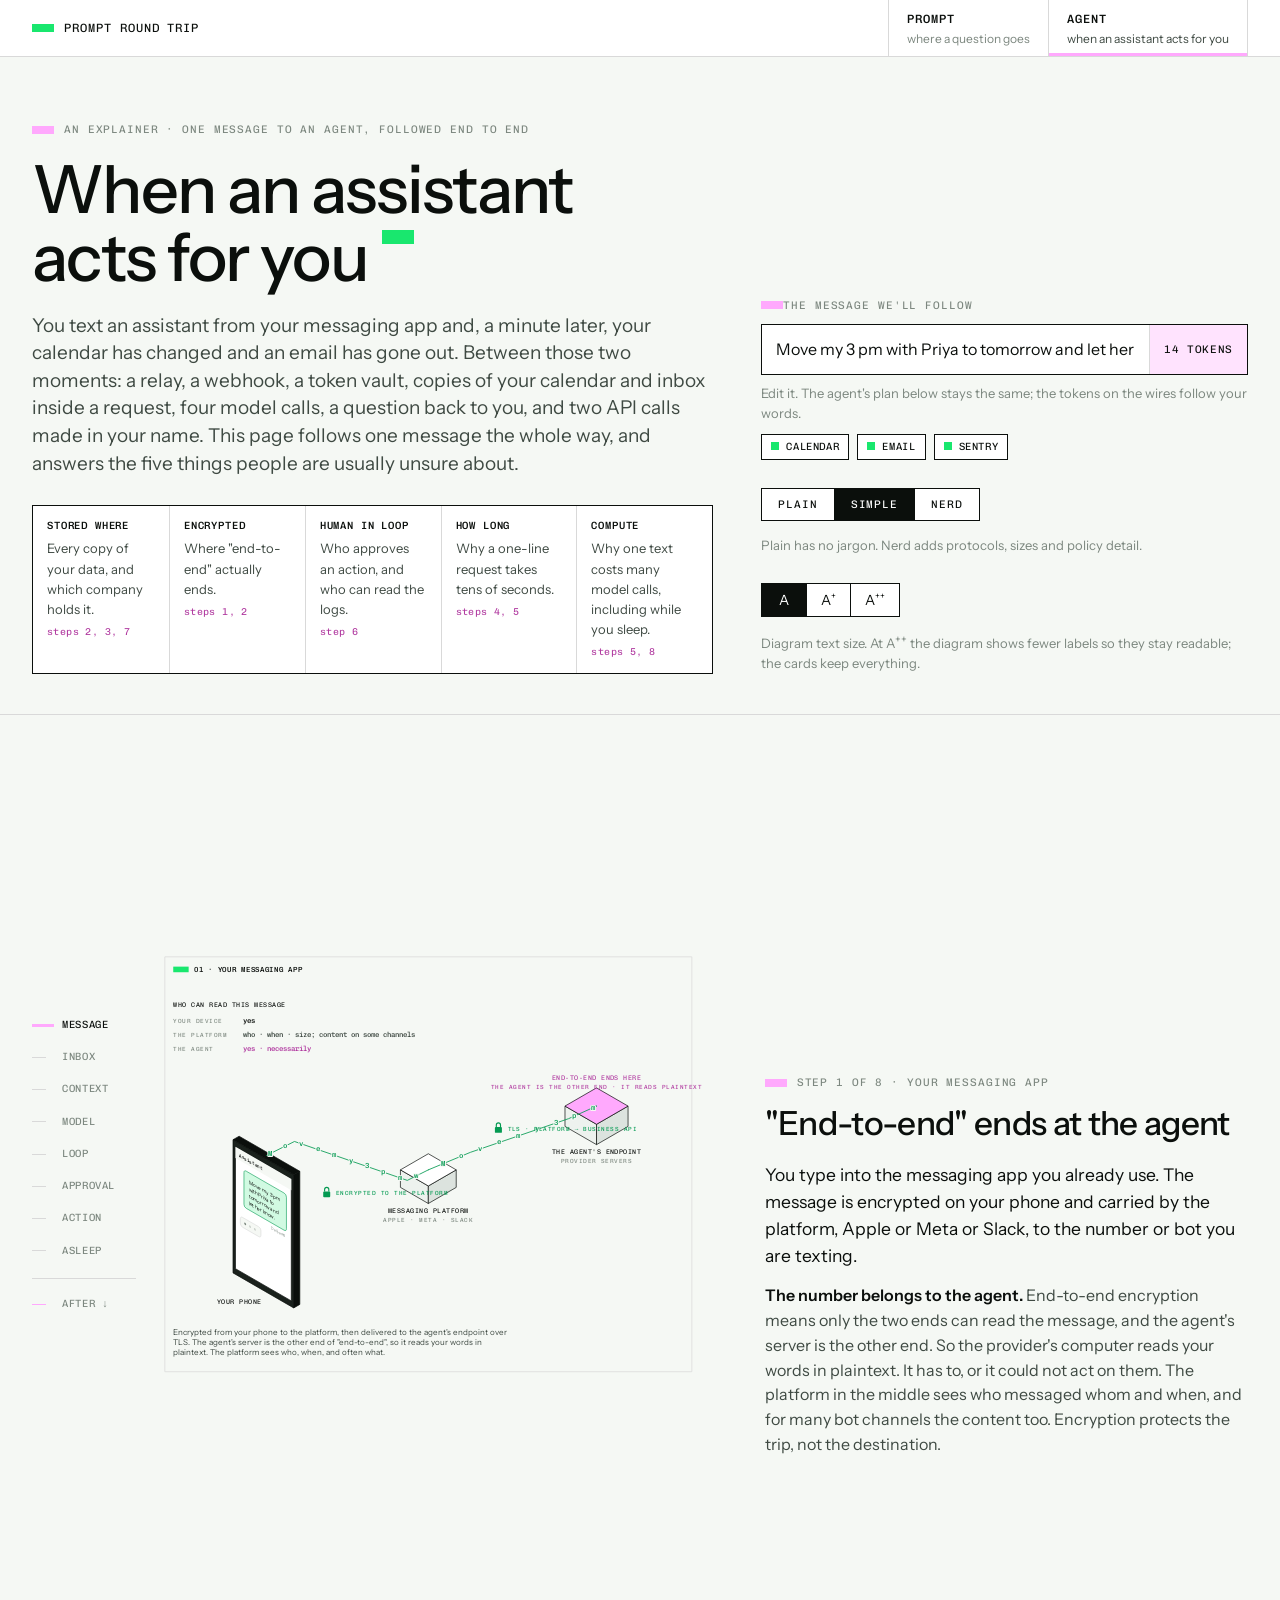
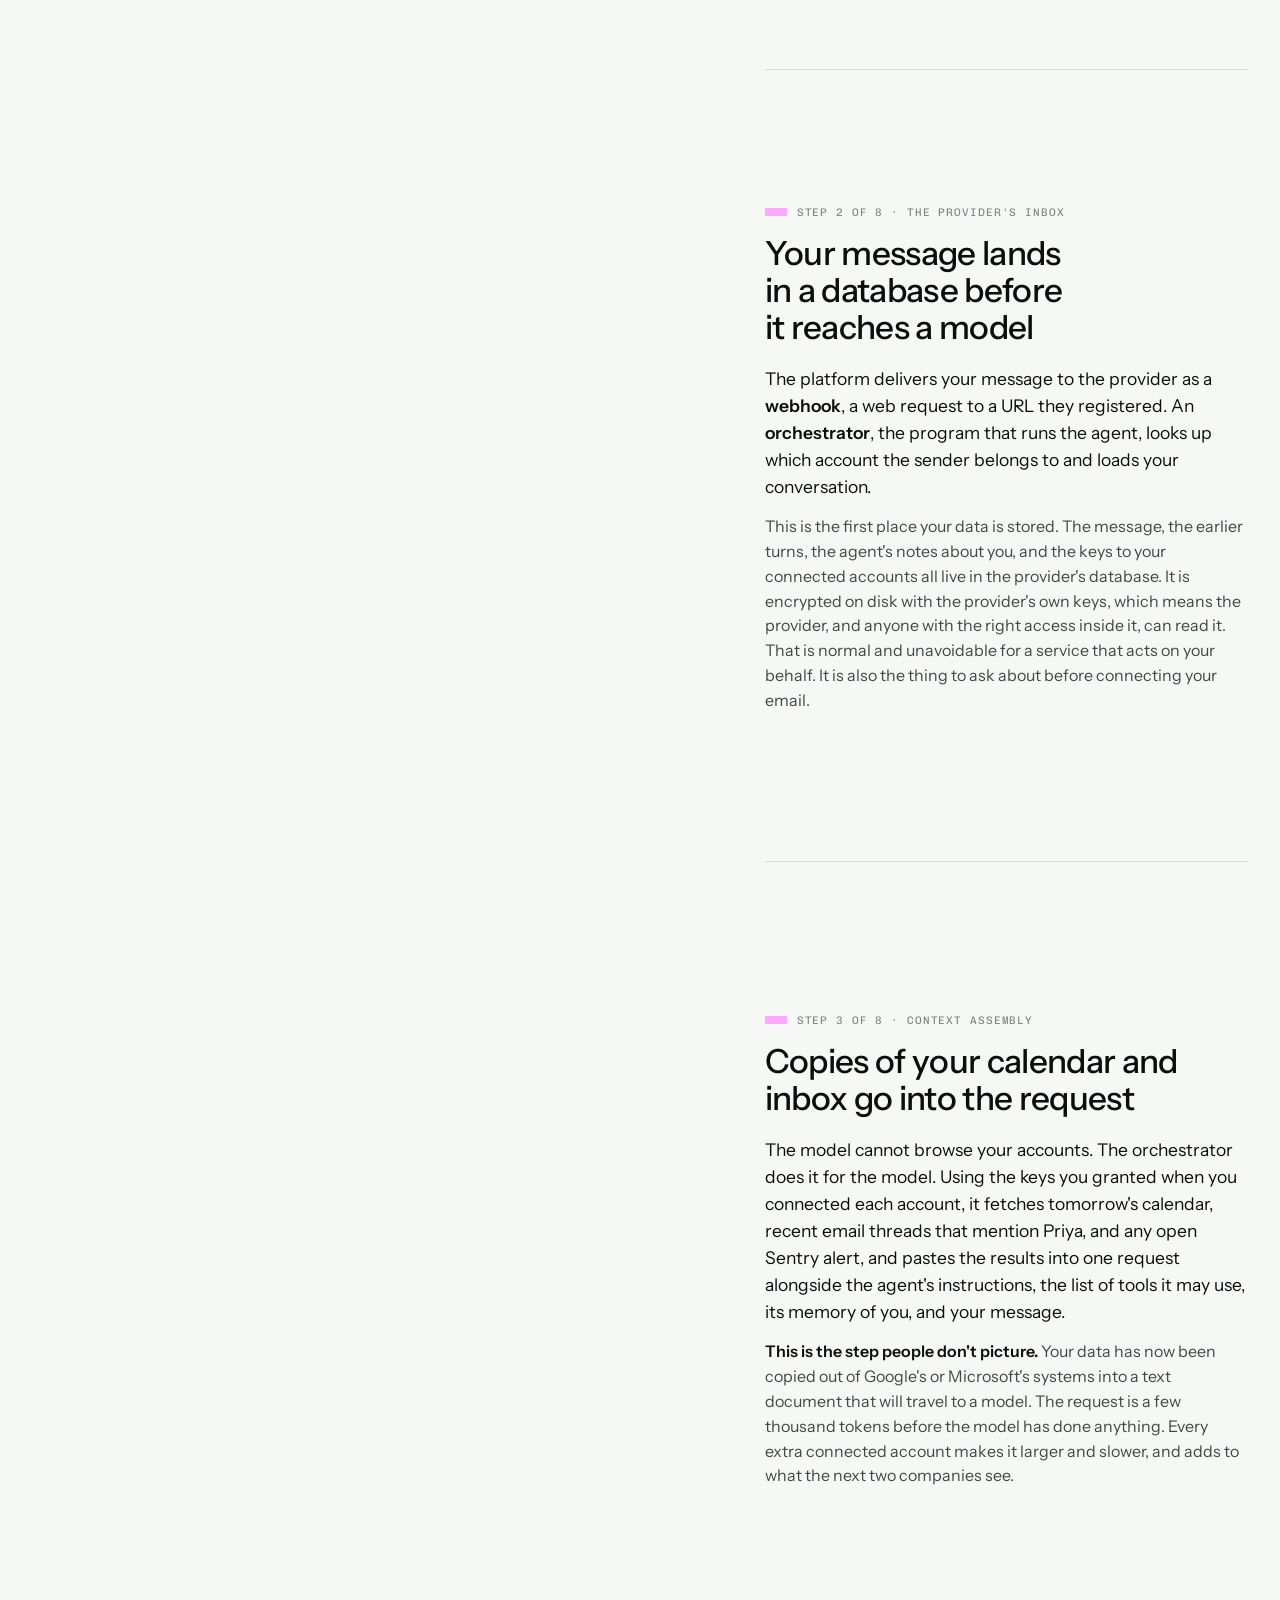
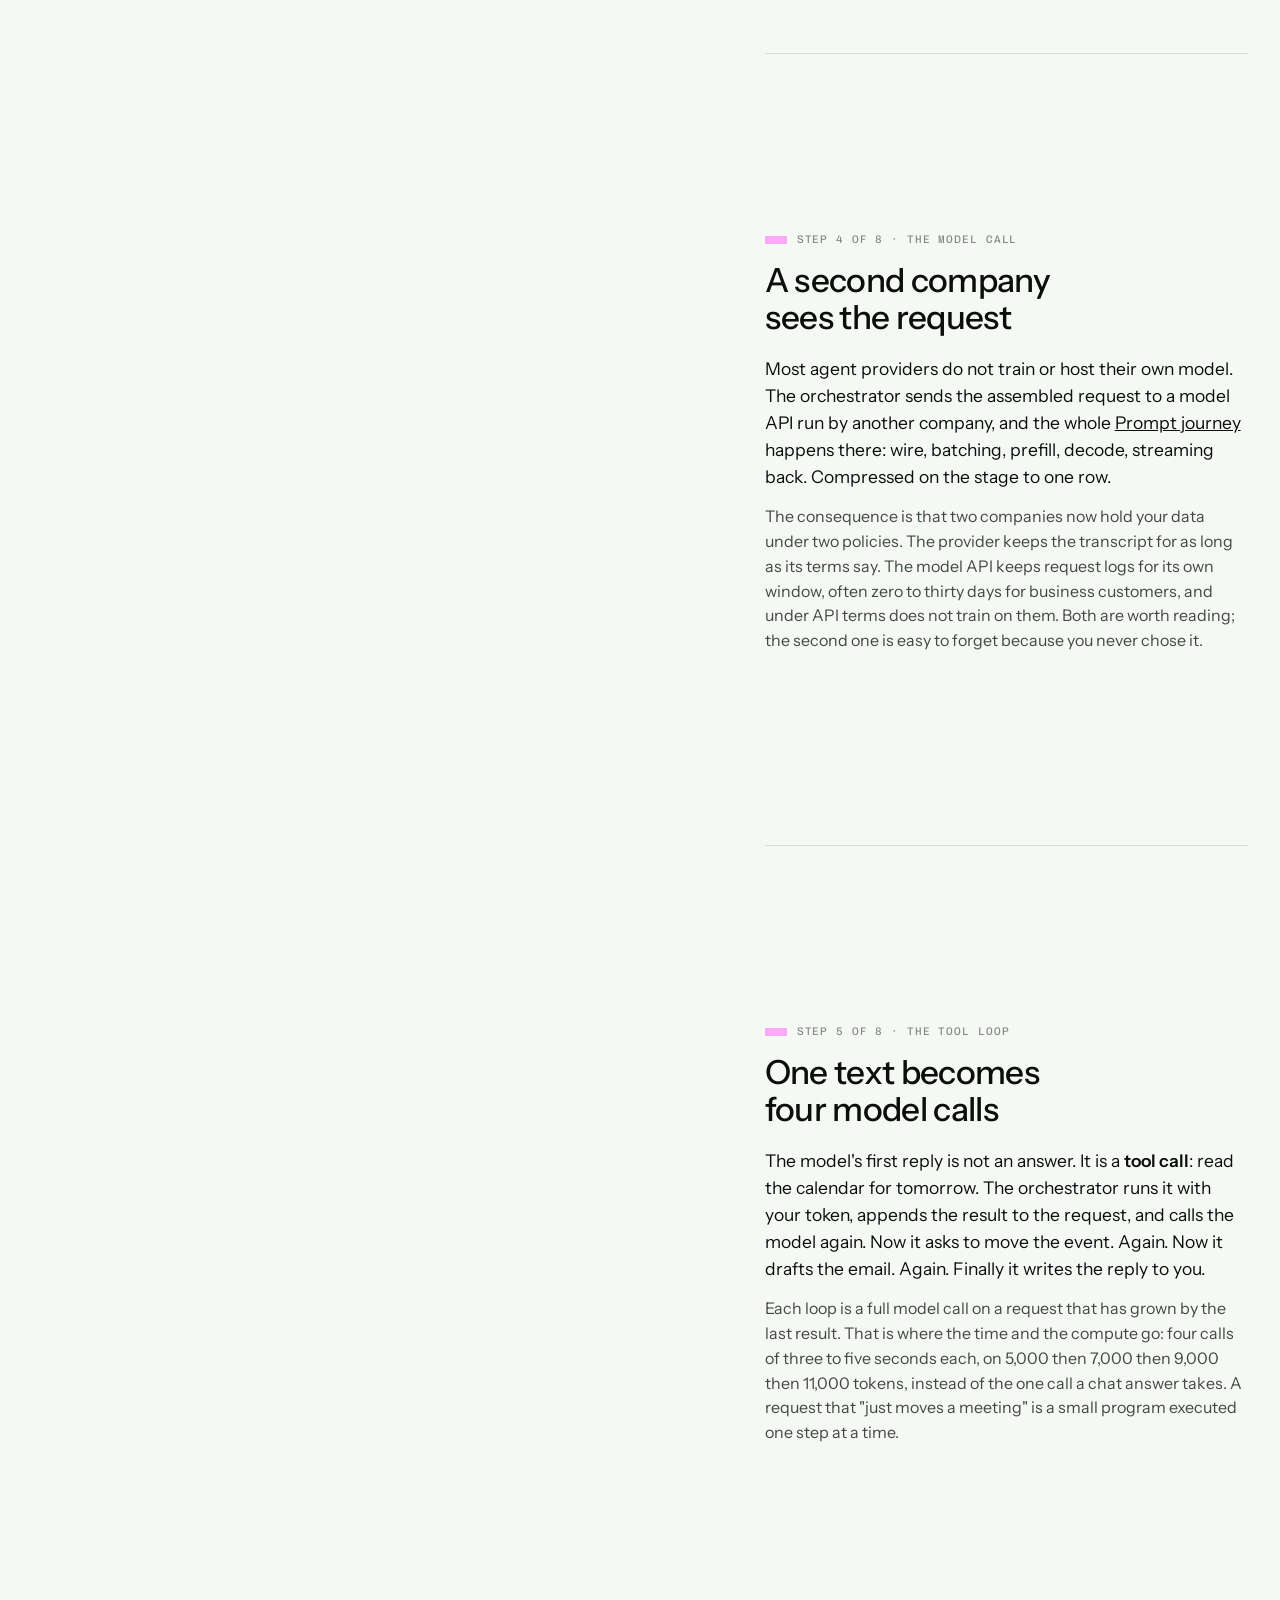
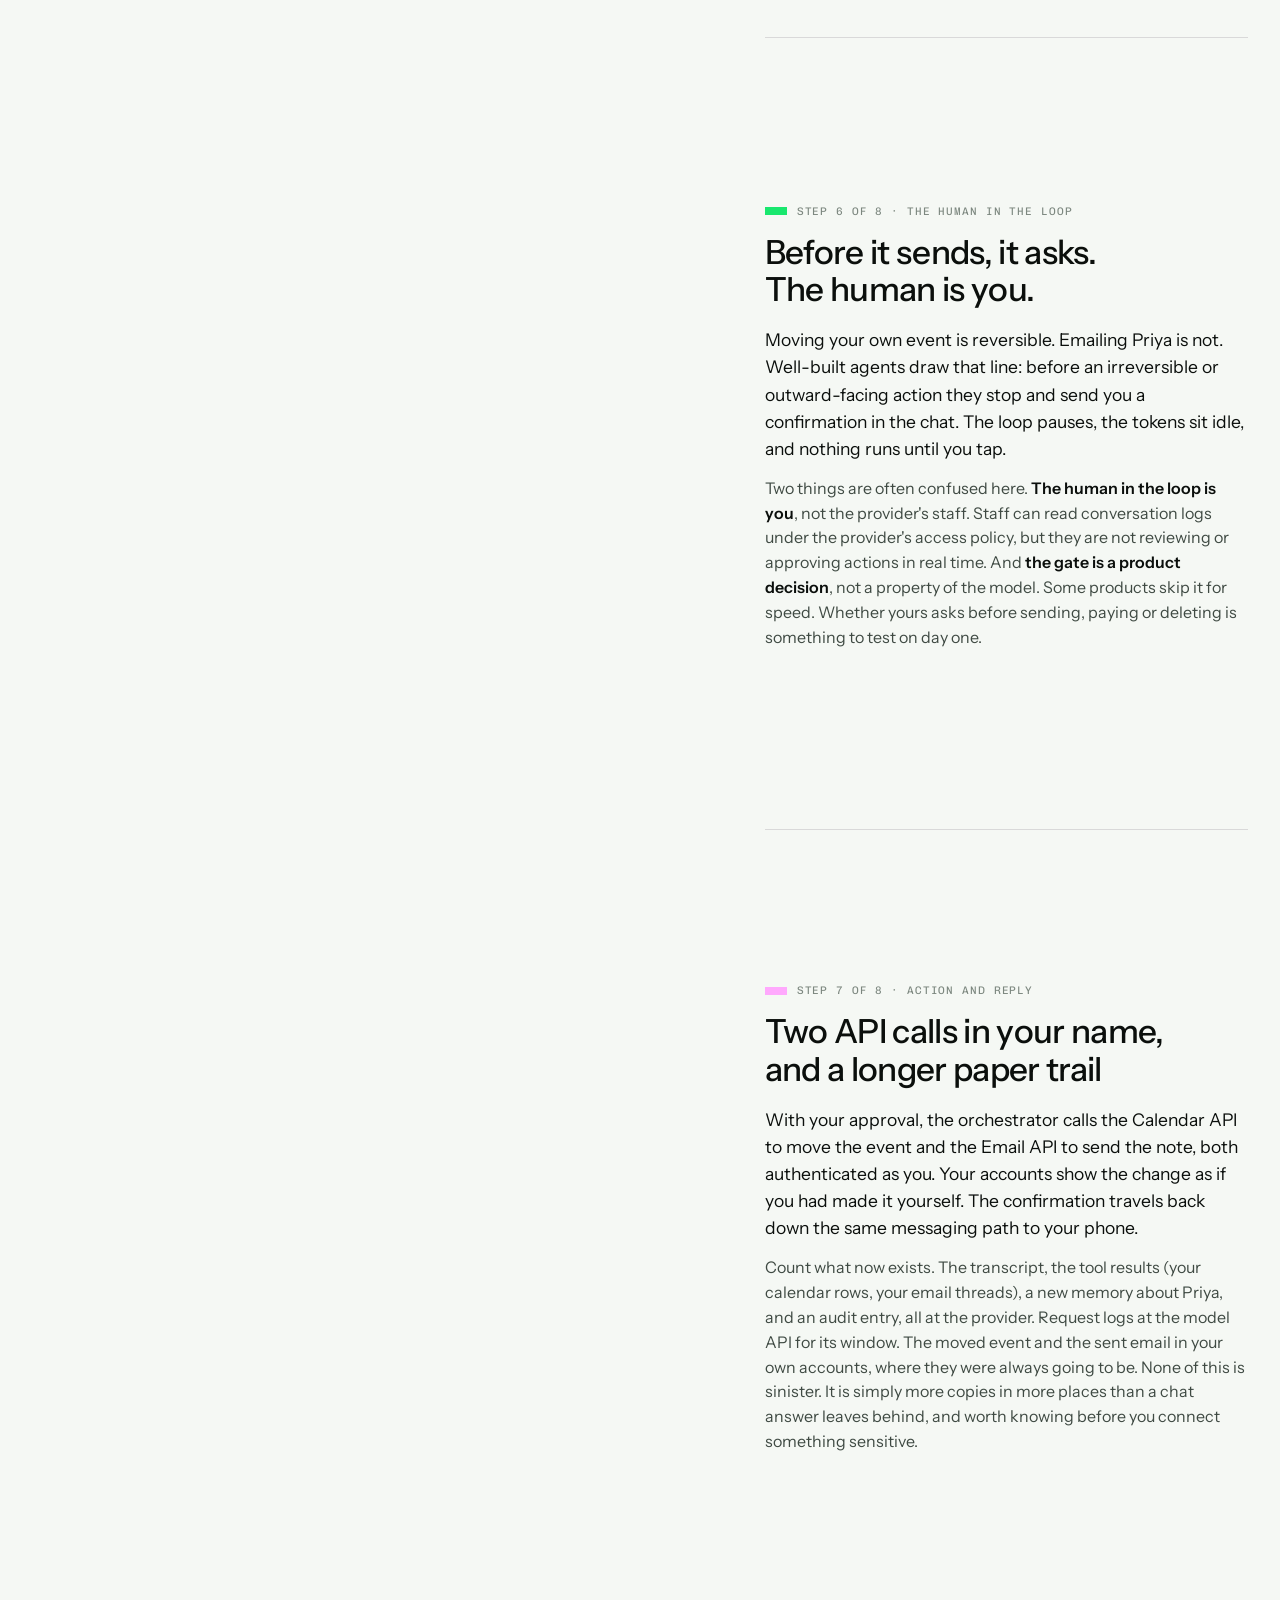
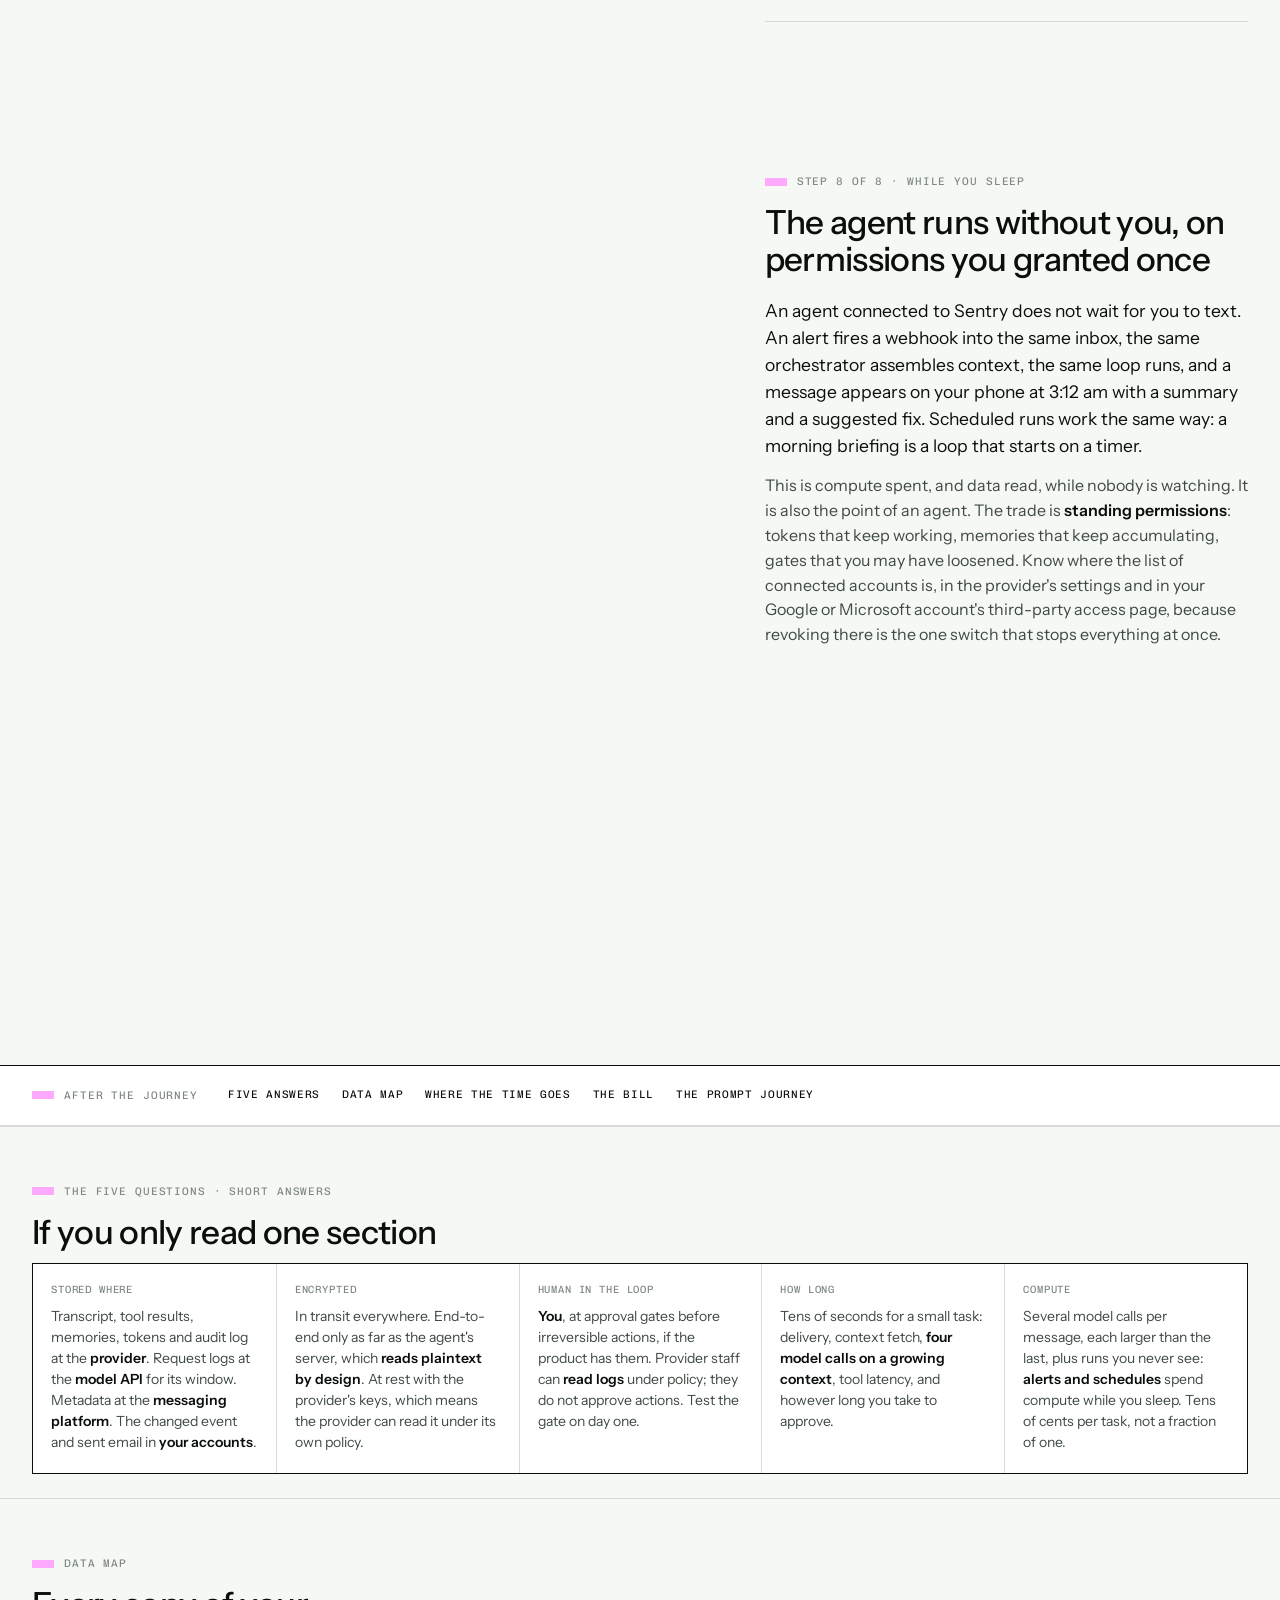
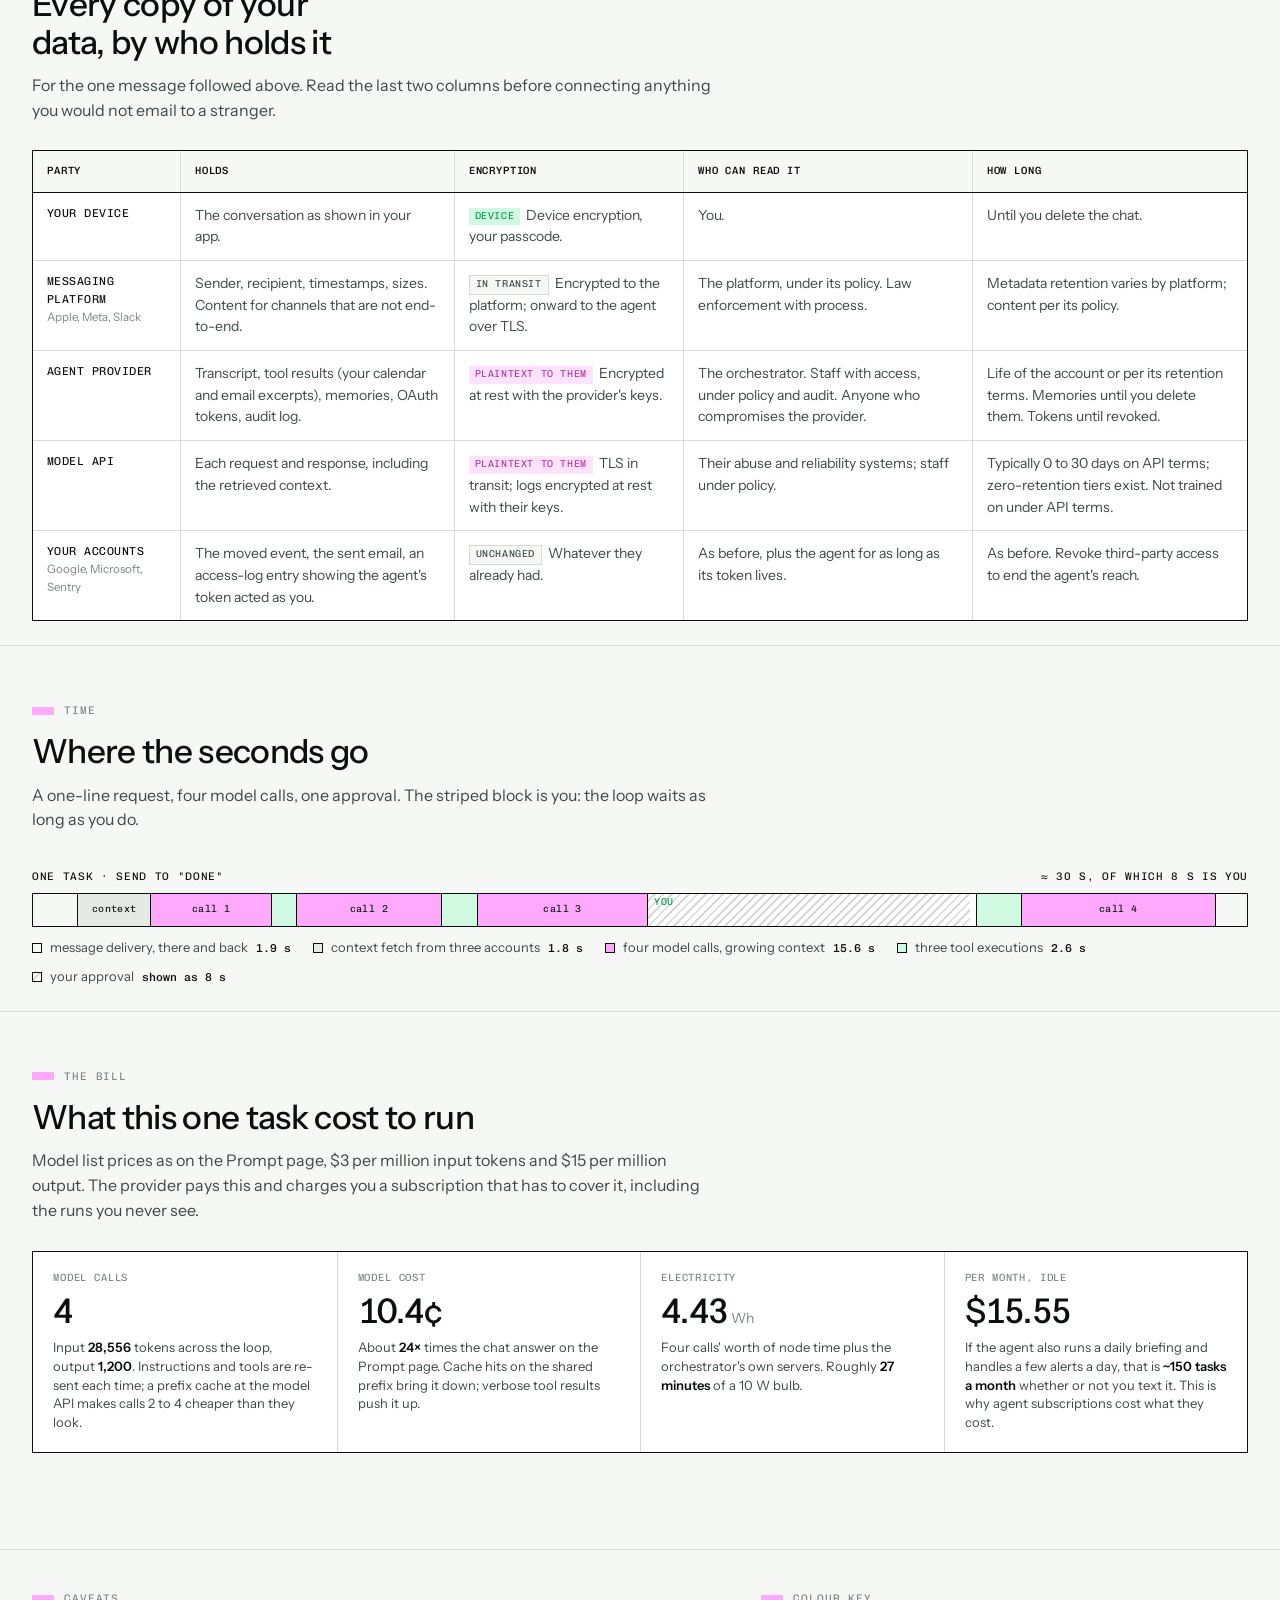
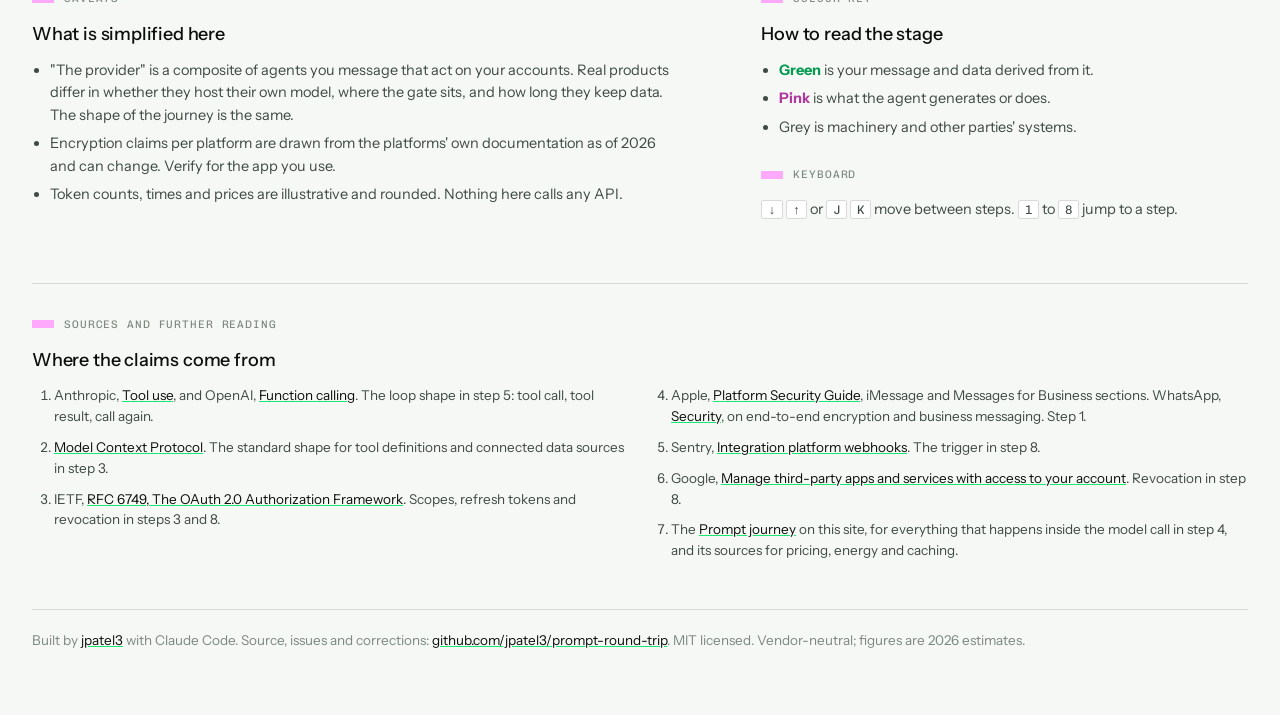
<file: agent.html>
<!DOCTYPE html>
<html lang="en">
<head>
<meta charset="utf-8">
<meta name="viewport" content="width=device-width, initial-scale=1">
<title>Prompt Round Trip · Agent</title>
<meta name="description" content="Follow one message to an AI agent you text from your phone: where it is decrypted, what the provider stores, how your calendar and email get copied into the request, the tool loop, the approval gate, and what runs while you sleep.">
<link rel="canonical" href="https://jpatel3.github.io/prompt-round-trip/agent.html">
<meta property="og:type" content="article">
<meta property="og:site_name" content="Prompt Round Trip">
<meta property="og:title" content="When an assistant acts for you">
<meta property="og:description" content="One text to an AI agent, followed end to end: where encryption ends, what gets stored, how your calendar and email are copied into the request, the tool loop, the approval gate, and what runs while you sleep.">
<meta property="og:url" content="https://jpatel3.github.io/prompt-round-trip/agent.html">
<meta property="og:image" content="https://jpatel3.github.io/prompt-round-trip/docs/social-card-agent.png">
<meta property="og:image:width" content="1200">
<meta property="og:image:height" content="630">
<meta name="twitter:card" content="summary_large_image">
<meta name="twitter:title" content="When an assistant acts for you">
<meta name="twitter:description" content="One text to an AI agent, followed end to end: encryption, storage, the tool loop, the approval gate, and what runs while you sleep.">
<meta name="twitter:image" content="https://jpatel3.github.io/prompt-round-trip/docs/social-card-agent.png">
<link rel="icon" href="data:image/svg+xml,%3Csvg xmlns='http://www.w3.org/2000/svg' viewBox='0 0 64 64'%3E%3Crect width='64' height='64' rx='10' fill='%23F5F8F4'/%3E%3Crect x='10' y='22' width='30' height='12' fill='%23FFA9FD'/%3E%3Crect x='42' y='30' width='12' height='6' fill='%2319E76E'/%3E%3Cpath d='M10 44h44' stroke='%230B0F0C' stroke-width='2'/%3E%3C/svg%3E">
<link rel="preconnect" href="https://fonts.googleapis.com">
<link rel="preconnect" href="https://fonts.gstatic.com" crossorigin>
<link rel="stylesheet" href="https://fonts.googleapis.com/css2?family=Chivo+Mono:wght@400;500&family=Instrument+Sans:wght@400;500;600&display=swap">
<link rel="stylesheet" href="style.css">
<style>
/* agent-page specifics */
body.agent .eyebrow::before{background:var(--pink)}
body.agent .eyebrow.green::before{background:var(--green)}
body.agent .hero h1 .blk{background:var(--green)}
body.agent .prompt-field .count{background:var(--pink-tint)}
body.agent .prompt-field input:focus-visible{box-shadow:inset 0 0 0 2px var(--pink)}
body.agent .depth-nav a[aria-current="step"]::before{background:var(--pink)}
.connections{display:flex;gap:8px;flex-wrap:wrap;margin-top:10px}
.connections span{font-family:var(--mono);font-size:10.5px;letter-spacing:.06em;text-transform:uppercase;border:1px solid var(--ink);padding:4px 9px;background:var(--paper)}
.connections span i{display:inline-block;width:8px;height:8px;background:var(--green);margin-right:7px;vertical-align:0}
.confusions{display:grid;grid-template-columns:repeat(5,minmax(0,1fr));gap:0;border:1px solid var(--ink);background:var(--paper);margin-top:28px}
.confusions > div{padding:12px 14px;font-size:13px;color:var(--ink-2)}
.confusions > div + div{border-left:1px solid var(--grid)}
.confusions b{display:block;font-family:var(--mono);font-weight:500;font-size:10.5px;letter-spacing:.08em;text-transform:uppercase;color:var(--ink);margin-bottom:4px}
.confusions small{display:block;font-family:var(--mono);font-size:10px;color:var(--pink-ink);margin-top:6px;letter-spacing:.04em}
@media (max-width: 900px){.confusions{grid-template-columns:1fr}.confusions > div + div{border-left:0;border-top:1px solid var(--grid)}}
/* data map */
table.datamap td:first-child{white-space:normal;min-width:140px}
table.datamap .enc{display:inline-block;font-family:var(--mono);font-size:10px;letter-spacing:.06em;text-transform:uppercase;padding:1px 6px;margin-right:6px;vertical-align:1px}
table.datamap .enc.e2e{background:var(--green-tint);color:var(--green-ink)}
table.datamap .enc.rest{background:var(--ground);color:var(--ink-2);border:1px solid var(--grid)}
table.datamap .enc.plain{background:var(--pink-tint);color:var(--pink-ink)}
/* time */
.waterfall .seg.deliver{background:var(--ground)}
.waterfall .seg.fetch{background:#E4E9E5}
.waterfall .seg.model{background:var(--pink)}
.waterfall .seg.tool{background:var(--green-tint)}
.waterfall .seg.you{background:repeating-linear-gradient(135deg,var(--paper) 0 4px,var(--grid) 4px 6px)}
.waterfall .seg.reply{background:var(--ground)}
/* answers strip */
.answers{display:grid;grid-template-columns:repeat(5,minmax(0,1fr));border:1px solid var(--ink);background:var(--paper)}
.answers > div{padding:18px 18px 20px}
.answers > div + div{border-left:1px solid var(--grid)}
.answers .k{font-family:var(--mono);font-size:10.5px;letter-spacing:.08em;text-transform:uppercase;color:var(--muted);display:block;margin-bottom:8px}
.answers p{font-size:14px;color:var(--ink-2);margin:0;line-height:1.5}
.answers p b{color:var(--ink);font-weight:600}
@media (max-width: 1100px){.answers{grid-template-columns:repeat(2,minmax(0,1fr))}.answers > div:nth-child(3){border-left:0}.answers > div:nth-child(n+3){border-top:1px solid var(--grid)}}
@media (max-width: 700px){.answers{grid-template-columns:1fr}.answers > div + div{border-left:0;border-top:1px solid var(--grid)}}
</style>
</head>
<body class="agent" data-depth="simple">

<header class="site">
  <div class="wrap">
    <a class="brand" href="./">Prompt Round Trip</a>
    <nav class="tabs" aria-label="Journeys">
      <a href="./"><b>Prompt</b><span>where a question goes</span></a>
      <a href="agent.html" aria-current="page"><b>Agent</b><span>when an assistant acts for you</span></a>
    </nav>
  </div>
</header>

<section class="hero">
  <div class="wrap">
    <div>
      <div class="eyebrow">An explainer · one message to an agent, followed end to end</div>
      <h1>When an assistant acts for you<span class="blk" aria-hidden="true"></span></h1>
      <p class="lede">You text an assistant from your messaging app and, a minute later, your calendar has changed and an email has gone out. Between those two moments: a relay, a webhook, a token vault, copies of your calendar and inbox inside a request, four model calls, a question back to you, and two API calls made in your name. This page follows one message the whole way, and answers the five things people are usually unsure about.</p>
      <div class="confusions" aria-label="The five questions this page answers">
        <div><b>Stored where</b>Every copy of your data, and which company holds it.<small>steps 2, 3, 7</small></div>
        <div><b>Encrypted</b>Where "end-to-end" actually ends.<small>steps 1, 2</small></div>
        <div><b>Human in loop</b>Who approves an action, and who can read the logs.<small>step 6</small></div>
        <div><b>How long</b>Why a one-line request takes tens of seconds.<small>steps 4, 5</small></div>
        <div><b>Compute</b>Why one text costs many model calls, including while you sleep.<small>steps 5, 8</small></div>
      </div>
    </div>
    <div class="aside">
      <div class="prompt-field">
        <label class="eyebrow" for="prompt">The message we'll follow</label>
        <div class="field">
          <input id="prompt" type="text" value="Move my 3 pm with Priya to tomorrow and let her know." spellcheck="false" autocomplete="off" maxlength="160">
          <span class="count" id="tokcount">14 tokens</span>
        </div>
        <p class="hint">Edit it. The agent's plan below stays the same; the tokens on the wires follow your words.</p>
        <div class="connections" aria-label="Connected accounts in this example"><span><i></i>Calendar</span><span><i></i>Email</span><span><i></i>Sentry</span></div>
      </div>
      <div class="depth" role="group" aria-label="Explanation depth">
        <span class="seg">
          <button type="button" data-depth="plain" aria-pressed="false">Plain</button>
          <button type="button" data-depth="simple" aria-pressed="true">Simple</button>
          <button type="button" data-depth="nerd" aria-pressed="false">Nerd</button>
        </span>
        <span class="note">Plain has no jargon. Nerd adds protocols, sizes and policy detail.</span>
      </div>
      <div class="depth" role="group" aria-label="Diagram text size">
        <span class="seg textsize">
          <button type="button" data-fs="1" aria-pressed="true" aria-label="Diagram text: normal">A</button>
          <button type="button" data-fs="1.25" aria-pressed="false" aria-label="Diagram text: larger">A<sup>+</sup></button>
          <button type="button" data-fs="1.5" aria-pressed="false" aria-label="Diagram text: largest">A<sup>++</sup></button>
        </span>
        <span class="note">Diagram text size. At A<sup>++</sup> the diagram shows fewer labels so they stay readable; the cards keep everything.</span>
      </div>
    </div>
  </div>
</section>

<main class="journey">
  <div class="wrap">
    <div class="stage" id="stage-wrap">
      <ol class="depth-nav" id="depth-nav" aria-label="Steps">
        <li><a href="#step-1" data-step="1">Message</a></li>
        <li><a href="#step-2" data-step="2">Inbox</a></li>
        <li><a href="#step-3" data-step="3">Context</a></li>
        <li><a href="#step-4" data-step="4">Model</a></li>
        <li><a href="#step-5" data-step="5">Loop</a></li>
        <li><a href="#step-6" data-step="6">Approval</a></li>
        <li><a href="#step-7" data-step="7">Action</a></li>
        <li><a href="#step-8" data-step="8">Asleep</a></li>
        <li class="more"><a href="#after-nav">After ↓</a></li>
      </ol>
      <div class="step-pill" id="step-pill" aria-live="polite">1 / 8 · Message</div>
      <svg id="stage" viewBox="0 0 800 640" role="img" aria-label="Animated diagram of the current step in the journey of a message to an AI agent">
        <defs>
          <marker id="arr" viewBox="0 0 10 10" refX="9" refY="5" markerWidth="7" markerHeight="7" orient="auto-start-reverse"><path d="M0,0 L10,5 L0,10 z" fill="#0B0F0C"></path></marker>
          <marker id="arr-green" viewBox="0 0 10 10" refX="9" refY="5" markerWidth="7" markerHeight="7" orient="auto-start-reverse"><path d="M0,0 L10,5 L0,10 z" fill="#049A52"></path></marker>
          <marker id="arr-pink" viewBox="0 0 10 10" refX="9" refY="5" markerWidth="7" markerHeight="7" orient="auto-start-reverse"><path d="M0,0 L10,5 L0,10 z" fill="#B0389F"></path></marker>
        </defs>
        <g id="frame">
          <line x1="24" y1="24" x2="776" y2="24" stroke="#D9D9D9" stroke-width="1"></line>
          <line x1="24" y1="616" x2="776" y2="616" stroke="#D9D9D9" stroke-width="1"></line>
          <line x1="24" y1="24" x2="24" y2="616" stroke="#D9D9D9" stroke-width="1"></line>
          <line x1="776" y1="24" x2="776" y2="616" stroke="#D9D9D9" stroke-width="1"></line>
        </g>
        <g id="scenes"></g>
      </svg>
    </div>

    <div class="steps" id="steps">

      <article class="step" id="step-1" data-step="1">
        <div class="eyebrow">Step 1 of 8 · your messaging app</div>
        <h2>"End-to-end" ends at the agent</h2>
        <div class="plain">
          <span class="as">Think of it as</span>
          <p>You hand a sealed letter to a courier. The courier cannot read it. But the person it is addressed to can, and here that person is the assistant's computer, not a friend. The letter is safe on the way and open on arrival.</p>
        </div>
        <div class="simple">
          <p>You type into the messaging app you already use. The message is encrypted on your phone and carried by the platform, Apple or Meta or Slack, to the number or bot you are texting.</p>
          <p><strong>The number belongs to the agent.</strong> End-to-end encryption means only the two ends can read the message, and the agent's server is the other end. So the provider's computer reads your words in plaintext. It has to, or it could not act on them. The platform in the middle sees who messaged whom and when, and for many bot channels the content too. Encryption protects the trip, not the destination.</p>
        </div>
        <div class="nerd">
          <span class="tag">Internals</span>
          <dl>
            <dt>iMessage</dt><dd>Encrypted device-to-device between Apple users. A business or bot is reached through Messages for Business: encrypted from your device to Apple, then delivered to the business's endpoint over TLS. Apple is a relay, the business is the end.</dd>
            <dt>WhatsApp</dt><dd>Personal chats are end-to-end. Chats with a business on the Cloud API terminate at Meta-hosted infrastructure, or at the business's own server on the on-premises API. Meta's documentation says as much; the business, or the vendor running its integration, reads plaintext.</dd>
            <dt>Slack, Telegram bots, SMS</dt><dd>Not end-to-end at all. The platform reads content, stores it, and hands it to the bot over HTTPS.</dd>
            <dt>Metadata</dt><dd>Sender, recipient, timestamps, message sizes and delivery receipts are visible to the platform in every case, encrypted content or not.</dd>
            <dt>What this means</dt><dd>Your threat model for an agent is the provider's security and policy, not the transport. The transport is fine.</dd>
          </dl>
        </div>
      </article>

      <article class="step" id="step-2" data-step="2">
        <div class="eyebrow">Step 2 of 8 · the provider's inbox</div>
        <h2>Your message lands in a database before it reaches a model</h2>
        <div class="plain">
          <span class="as">Think of it as</span>
          <p>The letter arrives at an office. A clerk checks who it is from, pulls your folder from the filing cabinet, which holds every past letter and the notes they kept about you, and clips the new letter to the front.</p>
        </div>
        <div class="simple">
          <p>The platform delivers your message to the provider as a <strong>webhook</strong>, a web request to a URL they registered. An <strong>orchestrator</strong>, the program that runs the agent, looks up which account the sender belongs to and loads your conversation.</p>
          <p>This is the first place your data is stored. The message, the earlier turns, the agent's notes about you, and the keys to your connected accounts all live in the provider's database. It is encrypted on disk with the provider's own keys, which means the provider, and anyone with the right access inside it, can read it. That is normal and unavoidable for a service that acts on your behalf. It is also the thing to ask about before connecting your email.</p>
        </div>
        <div class="nerd">
          <span class="tag">Internals</span>
          <dl>
            <dt>Webhook</dt><dd>HTTPS POST from the platform with sender id, message body, attachments and a signature the provider verifies. Retried on failure, so the inbox must be idempotent.</dd>
            <dt>Account resolution</dt><dd>Phone number or platform user id → your account, plan and entitlements. This is also where rate limits and abuse checks run.</dd>
            <dt>Conversation store</dt><dd>Typically a Postgres row per message plus an object store for attachments, encrypted at rest with cloud KMS keys the provider controls. Retention is a policy choice: often the life of the account, sometimes shorter for content.</dd>
            <dt>Token vault</dt><dd>OAuth refresh tokens for your calendar and email, stored separately, encrypted with a key that only the orchestrator's service role can use. A leak here is the worst case, because tokens act as you.</dd>
            <dt>Staff access</dt><dd>Governed by policy and audit logs, not by cryptography. Look for statements about access controls, SOC 2 reports and whether support staff can read conversation content.</dd>
          </dl>
        </div>
      </article>

      <article class="step" id="step-3" data-step="3">
        <div class="eyebrow">Step 3 of 8 · context assembly</div>
        <h2>Copies of your calendar and inbox go into the request</h2>
        <div class="plain">
          <span class="as">Think of it as</span>
          <p>Before answering, the clerk opens your diary, skims your recent letters with Priya, and glances at the alarm board. They copy the relevant bits onto one sheet, together with your letter and the office rulebook, and hand that sheet to the expert in the back room.</p>
        </div>
        <div class="simple">
          <p>The model cannot browse your accounts. The orchestrator does it for the model. Using the keys you granted when you connected each account, it fetches tomorrow's calendar, recent email threads that mention Priya, and any open Sentry alert, and pastes the results into one request alongside the agent's instructions, the list of tools it may use, its memory of you, and your message.</p>
          <p><strong>This is the step people don't picture.</strong> Your data has now been copied out of Google's or Microsoft's systems into a text document that will travel to a model. The request is a few thousand tokens before the model has done anything. Every extra connected account makes it larger and slower, and adds to what the next two companies see.</p>
        </div>
        <div class="nerd">
          <span class="tag">Internals</span>
          <dl>
            <dt>OAuth</dt><dd>When you connected Calendar, you approved scopes such as <code>calendar.events</code> and <code>gmail.send</code>. The provider holds a refresh token and mints short-lived access tokens per call. Revoking access at Google or Microsoft kills the token everywhere at once.</dd>
            <dt>Retrieval</dt><dd>Cheap heuristics first: events in a time window, threads matching a name, open issues. Heavier setups embed your mail and do vector search. Either way, only what is retrieved is sent; the rest stays where it was.</dd>
            <dt>Tool definitions</dt><dd>JSON schemas describing each action the model may request, sent with every call. Twenty tools cost one to two thousand tokens before any content. The Model Context Protocol standardises this shape.</dd>
            <dt>Request size</dt><dd>Instructions and tools around 2,400 tokens, memories about 300, retrieved context about 1,500, your message. Roughly 4,500 tokens for the first call in this example.</dd>
          </dl>
        </div>
      </article>

      <article class="step" id="step-4" data-step="4">
        <div class="eyebrow">Step 4 of 8 · the model call</div>
        <h2>A second company sees the request</h2>
        <div class="plain">
          <span class="as">Think of it as</span>
          <p>The office does not employ the expert. It sends the sheet to an expert's office across town, waits for the reply, and files a copy of both. Two offices now have your letter.</p>
        </div>
        <div class="simple">
          <p>Most agent providers do not train or host their own model. The orchestrator sends the assembled request to a model API run by another company, and the whole <a href="./">Prompt journey</a> happens there: wire, batching, prefill, decode, streaming back. Compressed on the stage to one row.</p>
          <p>The consequence is that two companies now hold your data under two policies. The provider keeps the transcript for as long as its terms say. The model API keeps request logs for its own window, often zero to thirty days for business customers, and under API terms does not train on them. Both are worth reading; the second one is easy to forget because you never chose it.</p>
        </div>
        <div class="nerd">
          <span class="tag">Internals</span>
          <dl>
            <dt>The call</dt><dd>One HTTPS POST to the model API from the provider's servers with the full request, <code>tools</code> array included. The response is either text or a structured tool call. Streaming is often disabled inside agent loops because the orchestrator needs the complete tool call before acting.</dd>
            <dt>Retention at the model API</dt><dd>API traffic typically defaults to a short abuse-monitoring window and no training; zero-data-retention agreements exist for larger customers. Ask the provider which tier they are on.</dd>
            <dt>Prompt caching</dt><dd>The instructions and tool schemas are identical on every call, so a prefix cache at the model API makes loops 2 to 4 cheaper and faster. The Prompt page's step 8 is doing real work here.</dd>
            <dt>Region</dt><dd>The provider's servers and the model API may be in different countries. Data residency claims need to cover both.</dd>
          </dl>
        </div>
      </article>

      <article class="step" id="step-5" data-step="5">
        <div class="eyebrow">Step 5 of 8 · the tool loop</div>
        <h2>One text becomes four model calls</h2>
        <div class="plain">
          <span class="as">Think of it as</span>
          <p>The expert does not do things. They write instructions: "look up Friday", "find a free slot", "draft the email". The clerk runs each errand, comes back with the result, and the expert reads everything again before writing the next instruction. Four trips for one request.</p>
        </div>
        <div class="simple">
          <p>The model's first reply is not an answer. It is a <strong>tool call</strong>: read the calendar for tomorrow. The orchestrator runs it with your token, appends the result to the request, and calls the model again. Now it asks to move the event. Again. Now it drafts the email. Again. Finally it writes the reply to you.</p>
          <p>Each loop is a full model call on a request that has grown by the last result. That is where the time and the compute go: four calls of three to five seconds each, on 5,000 then 7,000 then 9,000 then 11,000 tokens, instead of the one call a chat answer takes. A request that "just moves a meeting" is a small program executed one step at a time.</p>
        </div>
        <div class="nerd">
          <span class="tag">Internals</span>
          <dl>
            <dt>Loop shape</dt><dd>Call model → if response contains tool calls, execute them (often in parallel), append <code>tool_result</code> blocks, call again → until the model returns plain text or a step limit is hit. Providers cap loops at 10 to 30 to bound cost.</dd>
            <dt>Context growth</dt><dd>Every tool result stays in the transcript for subsequent calls. Verbose results (a full inbox page) balloon the context; good orchestrators truncate and summarise tool output before appending.</dd>
            <dt>Time per loop</dt><dd>Prefill on the growing context plus decode of a few hundred tokens of tool call, plus the tool's own latency: a calendar read is fast, an email search can take seconds.</dd>
            <dt>Failure handling</dt><dd>A tool error is appended as a result and the model is asked to recover. Retries multiply cost; runaway loops are the classic agent bill shock.</dd>
          </dl>
        </div>
      </article>

      <article class="step" id="step-6" data-step="6">
        <div class="eyebrow green">Step 6 of 8 · the human in the loop</div>
        <h2>Before it sends, it asks. The human is you.</h2>
        <div class="plain">
          <span class="as">Think of it as</span>
          <p>Before posting the letter to Priya, the clerk knocks on your door: "Friday at ten, and I'll tell her. Yes?" Nothing moves until you nod. Managers in the office can read the file afterwards, but they do not get to nod for you.</p>
        </div>
        <div class="simple">
          <p>Moving your own event is reversible. Emailing Priya is not. Well-built agents draw that line: before an irreversible or outward-facing action they stop and send you a confirmation in the chat. The loop pauses, the tokens sit idle, and nothing runs until you tap.</p>
          <p>Two things are often confused here. <strong>The human in the loop is you</strong>, not the provider's staff. Staff can read conversation logs under the provider's access policy, but they are not reviewing or approving actions in real time. And <strong>the gate is a product decision</strong>, not a property of the model. Some products skip it for speed. Whether yours asks before sending, paying or deleting is something to test on day one.</p>
        </div>
        <div class="nerd">
          <span class="tag">Internals</span>
          <dl>
            <dt>Gated actions</dt><dd>Anything that leaves your account or cannot be undone: send email or message, make a payment, delete, share externally, post publicly. Reads and internal edits usually run without asking.</dd>
            <dt>Mechanics</dt><dd>The tool call is parked in the database with a pending state; a message with the proposed action goes to you; your reply resolves it; the loop resumes with the tool result. Timeouts expire pending actions after hours or days.</dd>
            <dt>Standing approvals</dt><dd>"Always allow emails to Priya" turns a gate into a rule. Convenient, and the point at which a misread instruction can act without you.</dd>
            <dt>Staff access</dt><dd>Read access to logs for support and safety, governed by policy and audit trails. Distinct from any ability to approve or trigger actions on your accounts, which they should not have.</dd>
          </dl>
        </div>
      </article>

      <article class="step" id="step-7" data-step="7">
        <div class="eyebrow">Step 7 of 8 · action and reply</div>
        <h2>Two API calls in your name, and a longer paper trail</h2>
        <div class="plain">
          <span class="as">Think of it as</span>
          <p>The clerk moves the appointment in your diary, posts the letter to Priya, and sends you a note: "Done." Then they file everything: your letter, their errands, the reply, and a new note in your folder that says Priya prefers mornings.</p>
        </div>
        <div class="simple">
          <p>With your approval, the orchestrator calls the Calendar API to move the event and the Email API to send the note, both authenticated as you. Your accounts show the change as if you had made it yourself. The confirmation travels back down the same messaging path to your phone.</p>
          <p>Count what now exists. The transcript, the tool results (your calendar rows, your email threads), a new memory about Priya, and an audit entry, all at the provider. Request logs at the model API for its window. The moved event and the sent email in your own accounts, where they were always going to be. None of this is sinister. It is simply more copies in more places than a chat answer leaves behind, and worth knowing before you connect something sensitive.</p>
        </div>
        <div class="nerd">
          <span class="tag">Internals</span>
          <dl>
            <dt>Acting as you</dt><dd>The calls carry your OAuth access token, so the receiving service records you as the actor. Some providers add a footer or header identifying the agent; many do not.</dd>
            <dt>Memory writes</dt><dd>The model or a side process extracts durable facts ("Priya prefers mornings", "user is in Boston") into a memory store injected into future requests. Review and delete these; they persist independently of the conversation.</dd>
            <dt>Audit log</dt><dd>Which tool ran with which arguments, when, and on whose approval. Ask whether you can see yours. It is the record that matters if something went wrong.</dd>
            <dt>Reply path</dt><dd>Provider → platform API → your device, encrypted per platform as in step 1, in reverse.</dd>
          </dl>
        </div>
      </article>

      <article class="step" id="step-8" data-step="8">
        <div class="eyebrow">Step 8 of 8 · while you sleep</div>
        <h2>The agent runs without you, on permissions you granted once</h2>
        <div class="plain">
          <span class="as">Think of it as</span>
          <p>At three in the morning the alarm board lights up. The clerk, who never sleeps, reads it, opens your folder, works out what to do, and leaves a note on your door. You gave them the office keys once; they use them whenever the alarm goes.</p>
        </div>
        <div class="simple">
          <p>An agent connected to Sentry does not wait for you to text. An alert fires a webhook into the same inbox, the same orchestrator assembles context, the same loop runs, and a message appears on your phone at 3:12 am with a summary and a suggested fix. Scheduled runs work the same way: a morning briefing is a loop that starts on a timer.</p>
          <p>This is compute spent, and data read, while nobody is watching. It is also the point of an agent. The trade is <strong>standing permissions</strong>: tokens that keep working, memories that keep accumulating, gates that you may have loosened. Know where the list of connected accounts is, in the provider's settings and in your Google or Microsoft account's third-party access page, because revoking there is the one switch that stops everything at once.</p>
        </div>
        <div class="nerd">
          <span class="tag">Internals</span>
          <dl>
            <dt>Triggers</dt><dd>Inbound webhooks (Sentry, GitHub, Stripe), cron schedules, and polling of accounts without webhooks. Each trigger is a job in the provider's queue that starts a loop with no user message.</dd>
            <dt>Compute at rest</dt><dd>A daily briefing plus a handful of alerts is tens of model calls per day per user, on contexts as large as the interactive ones. This is the cost line that scales with users even when they are idle.</dd>
            <dt>Refresh tokens</dt><dd>Long-lived by design; Google's expire after six months of inactivity, Microsoft's after ninety days, otherwise indefinitely until revoked. Rotating them is the provider's job; revoking them is yours.</dd>
            <dt>Revocation</dt><dd>Google: myaccount.google.com → Security → Third-party apps. Microsoft: account.microsoft.com → Privacy → App access. Slack: workspace apps. These kill the token even if the provider's own settings page does not.</dd>
          </dl>
        </div>
      </article>

    </div>
  </div>
</main>

<nav class="after-nav" id="after-nav" aria-label="After the journey">
  <div class="wrap">
    <span class="eyebrow">After the journey</span>
    <a href="#answers">Five answers</a>
    <a href="#datamap">Data map</a>
    <a href="#time">Where the time goes</a>
    <a href="#bill">The bill</a>
    <a href="./">The Prompt journey</a>
  </div>
</nav>

<section class="after" id="answers">
  <div class="wrap">
    <div class="eyebrow">The five questions · short answers</div>
    <h2>If you only read one section</h2>
    <div class="answers">
      <div><span class="k">stored where</span><p>Transcript, tool results, memories, tokens and audit log at the <b>provider</b>. Request logs at the <b>model API</b> for its window. Metadata at the <b>messaging platform</b>. The changed event and sent email in <b>your accounts</b>.</p></div>
      <div><span class="k">encrypted</span><p>In transit everywhere. End-to-end only as far as the agent's server, which <b>reads plaintext by design</b>. At rest with the provider's keys, which means the provider can read it under its own policy.</p></div>
      <div><span class="k">human in the loop</span><p><b>You</b>, at approval gates before irreversible actions, if the product has them. Provider staff can <b>read logs</b> under policy; they do not approve actions. Test the gate on day one.</p></div>
      <div><span class="k">how long</span><p>Tens of seconds for a small task: delivery, context fetch, <b>four model calls on a growing context</b>, tool latency, and however long you take to approve.</p></div>
      <div><span class="k">compute</span><p>Several model calls per message, each larger than the last, plus runs you never see: <b>alerts and schedules</b> spend compute while you sleep. Tens of cents per task, not a fraction of one.</p></div>
    </div>
  </div>
</section>

<section class="after" id="datamap">
  <div class="wrap">
    <div class="eyebrow">Data map</div>
    <h2>Every copy of your data, by who holds it</h2>
    <p class="lede">For the one message followed above. Read the last two columns before connecting anything you would not email to a stranger.</p>
    <div class="compare-wrap">
      <table class="compare datamap">
        <thead><tr><th>Party</th><th>Holds</th><th>Encryption</th><th>Who can read it</th><th>How long</th></tr></thead>
        <tbody>
          <tr><td>Your device</td><td>The conversation as shown in your app.</td><td><span class="enc e2e">device</span>Device encryption, your passcode.</td><td>You.</td><td>Until you delete the chat.</td></tr>
          <tr><td>Messaging platform<br><span style="color:var(--muted);font-family:var(--sans);text-transform:none;letter-spacing:0">Apple, Meta, Slack</span></td><td>Sender, recipient, timestamps, sizes. Content for channels that are not end-to-end.</td><td><span class="enc rest">in transit</span>Encrypted to the platform; onward to the agent over TLS.</td><td>The platform, under its policy. Law enforcement with process.</td><td>Metadata retention varies by platform; content per its policy.</td></tr>
          <tr><td>Agent provider</td><td>Transcript, tool results (your calendar and email excerpts), memories, OAuth tokens, audit log.</td><td><span class="enc plain">plaintext to them</span>Encrypted at rest with the provider's keys.</td><td>The orchestrator. Staff with access, under policy and audit. Anyone who compromises the provider.</td><td>Life of the account or per its retention terms. Memories until you delete them. Tokens until revoked.</td></tr>
          <tr><td>Model API</td><td>Each request and response, including the retrieved context.</td><td><span class="enc plain">plaintext to them</span>TLS in transit; logs encrypted at rest with their keys.</td><td>Their abuse and reliability systems; staff under policy.</td><td>Typically 0 to 30 days on API terms; zero-retention tiers exist. Not trained on under API terms.</td></tr>
          <tr><td>Your accounts<br><span style="color:var(--muted);font-family:var(--sans);text-transform:none;letter-spacing:0">Google, Microsoft, Sentry</span></td><td>The moved event, the sent email, an access-log entry showing the agent's token acted as you.</td><td><span class="enc rest">unchanged</span>Whatever they already had.</td><td>As before, plus the agent for as long as its token lives.</td><td>As before. Revoke third-party access to end the agent's reach.</td></tr>
        </tbody>
      </table>
    </div>
  </div>
</section>

<section class="after" id="time">
  <div class="wrap">
    <div class="eyebrow">Time</div>
    <h2>Where the seconds go</h2>
    <p class="lede">A one-line request, four model calls, one approval. The striped block is you: the loop waits as long as you do.</p>
    <div class="waterfall" id="waterfall">
      <p class="total"><span>One task · send to "done"</span><span id="w-total">–</span></p>
      <div class="bar" role="img" aria-label="Time breakdown for one agent task">
        <div class="seg deliver" id="w-deliver">deliver</div>
        <div class="seg fetch" id="w-fetch">context</div>
        <div class="seg model" id="w-m1">call 1</div>
        <div class="seg tool" id="w-t1">read</div>
        <div class="seg model" id="w-m2">call 2</div>
        <div class="seg tool" id="w-t2">move</div>
        <div class="seg model" id="w-m3">call 3</div>
        <div class="seg you" id="w-you">you</div>
        <div class="seg tool" id="w-t3">send</div>
        <div class="seg model" id="w-m4">call 4</div>
        <div class="seg reply" id="w-reply">reply</div>
      </div>
      <ul class="legend">
        <li><i style="background:var(--ground)"></i>message delivery, there and back <b id="l-deliver">–</b></li>
        <li><i style="background:#E4E9E5"></i>context fetch from three accounts <b id="l-fetch">–</b></li>
        <li><i style="background:var(--pink)"></i>four model calls, growing context <b id="l-model">–</b></li>
        <li><i style="background:var(--green-tint)"></i>three tool executions <b id="l-tool">–</b></li>
        <li><i style="background:repeating-linear-gradient(135deg,var(--paper) 0 4px,var(--grid) 4px 6px)"></i>your approval <b id="l-you">shown as 8 s</b></li>
      </ul>
    </div>
  </div>
</section>

<section class="after" id="bill">
  <div class="wrap">
    <div class="eyebrow">The bill</div>
    <h2>What this one task cost to run</h2>
    <p class="lede">Model list prices as on the Prompt page, $3 per million input tokens and $15 per million output. The provider pays this and charges you a subscription that has to cover it, including the runs you never see.</p>
    <div class="bill">
      <div><span class="k">model calls</span><div class="v" id="b-calls">4</div><p class="sub">Input <b id="b-in">–</b> tokens across the loop, output <b id="b-out">–</b>. Instructions and tools are re-sent each time; a prefix cache at the model API makes calls 2 to 4 cheaper than they look.</p></div>
      <div><span class="k">model cost</span><div class="v" id="b-price">–</div><p class="sub">About <b id="b-mult">–</b> times the chat answer on the Prompt page. Cache hits on the shared prefix bring it down; verbose tool results push it up.</p></div>
      <div><span class="k">electricity</span><div class="v" id="b-wh">–<small>Wh</small></div><p class="sub">Four calls' worth of node time plus the orchestrator's own servers. Roughly <b id="b-led">–</b> of a 10 W bulb.</p></div>
      <div><span class="k">per month, idle</span><div class="v" id="b-month">–</div><p class="sub">If the agent also runs a daily briefing and handles a few alerts a day, that is <b>~150 tasks a month</b> whether or not you text it. This is why agent subscriptions cost what they cost.</p></div>
    </div>
  </div>
</section>

<footer>
  <div class="wrap">
    <div>
      <div class="eyebrow">Caveats</div>
      <h3>What is simplified here</h3>
      <ul>
        <li>"The provider" is a composite of agents you message that act on your accounts. Real products differ in whether they host their own model, where the gate sits, and how long they keep data. The shape of the journey is the same.</li>
        <li>Encryption claims per platform are drawn from the platforms' own documentation as of 2026 and can change. Verify for the app you use.</li>
        <li>Token counts, times and prices are illustrative and rounded. Nothing here calls any API.</li>
      </ul>
    </div>
    <div>
      <div class="eyebrow">Colour key</div>
      <h3>How to read the stage</h3>
      <ul>
        <li><strong style="color:var(--green-ink)">Green</strong> is your message and data derived from it.</li>
        <li><strong style="color:var(--pink-ink)">Pink</strong> is what the agent generates or does.</li>
        <li>Grey is machinery and other parties' systems.</li>
      </ul>
      <div class="eyebrow" style="margin-top:28px">Keyboard</div>
      <p><code>↓</code> <code>↑</code> or <code>J</code> <code>K</code> move between steps. <code>1</code> to <code>8</code> jump to a step.</p>
    </div>
    <div class="sources">
      <div class="eyebrow">Sources and further reading</div>
      <h3>Where the claims come from</h3>
      <ol>
        <li>Anthropic, <a href="https://docs.anthropic.com/en/docs/build-with-claude/tool-use">Tool use</a>, and OpenAI, <a href="https://platform.openai.com/docs/guides/function-calling">Function calling</a>. The loop shape in step 5: tool call, tool result, call again.</li>
        <li><a href="https://modelcontextprotocol.io/">Model Context Protocol</a>. The standard shape for tool definitions and connected data sources in step 3.</li>
        <li>IETF, <a href="https://datatracker.ietf.org/doc/html/rfc6749">RFC 6749, The OAuth 2.0 Authorization Framework</a>. Scopes, refresh tokens and revocation in steps 3 and 8.</li>
        <li>Apple, <a href="https://support.apple.com/guide/security/welcome/web">Platform Security Guide</a>, iMessage and Messages for Business sections. WhatsApp, <a href="https://www.whatsapp.com/security">Security</a>, on end-to-end encryption and business messaging. Step 1.</li>
        <li>Sentry, <a href="https://docs.sentry.io/organization/integrations/integration-platform/webhooks/">Integration platform webhooks</a>. The trigger in step 8.</li>
        <li>Google, <a href="https://support.google.com/accounts/answer/3466521">Manage third-party apps and services with access to your account</a>. Revocation in step 8.</li>
        <li>The <a href="./">Prompt journey</a> on this site, for everything that happens inside the model call in step 4, and its sources for pricing, energy and caching.</li>
      </ol>
    </div>
    <div class="credits">
      <p>Built by <a href="https://github.com/jpatel3">jpatel3</a> with Claude Code. Source, issues and corrections: <a href="https://github.com/jpatel3/prompt-round-trip">github.com/jpatel3/prompt-round-trip</a>. MIT licensed. Vendor-neutral; figures are 2026 estimates.</p>
    </div>
  </div>
</footer>

<script src="stage.js"></script>
<script>
(function(){
'use strict';
const {el, text, label, lines, wrap, fmt, P, cube, screenPlane, wire, pathThrough, frameTitle, bubble, lock, Stream, tokenize, charsOf, chipRow, C, reduce} = PRT;

/* ---------------- content ---------------- */
let MSG = document.getElementById('prompt').value;
let TOK = tokenize(MSG);
const SYS_TOK = 2400, MEM_TOK = 300, CAL_TOK = 350, MAIL_TOK = 900, SENTRY_TOK = 250;
const OUT_PER_CALL = 300;
const TOOL_RESULTS = [1600, 1600, 1900]; // tokens appended after each tool
const TIMES = { deliver: 0.8, inbox: 0.3, fetch: 1.8, m: [3.0, 3.6, 4.2, 4.8], t: [0.6, 0.9, 1.1], you: 8.0, reply: 0.8 };
const LOOPS = [
  { call: 'calendar.list(day="tomorrow")', result: '3 events · free 10:00–11:30', tool: 'Calendar' },
  { call: 'calendar.move(event="Priya 15:00", to="Fri 10:00")', result: 'moved · id evt_8f2', tool: 'Calendar' },
  { call: 'email.draft(to="priya@…", subject="Moved to Fri 10")', result: 'draft ready · awaiting approval', tool: 'Email' },
  { call: 'reply("Done. Moved to Fri 10 am and emailed Priya.")', result: 'sent to you', tool: 'You' }
];
const REPLY = 'Done. Moved your 3 pm with Priya to Friday 10:00 and emailed her.';
function ctxTokens(i){ let n = SYS_TOK + MEM_TOK + CAL_TOK + MAIL_TOK + SENTRY_TOK + TOK.length; for (let k = 0; k < i; k++) n += OUT_PER_CALL + (TOOL_RESULTS[k] || 0); return n; }

/* ---------------- shared drawing bits ---------------- */
function phone(parent, ox, oy, w, h){
  cube(parent, ox, oy, 0, 0, 0, w, 10, h, {top:C.ink, left:'#1A211C', right:'#0B0F0C', stroke:C.ink});
  const plane = screenPlane(parent, ox, oy, 4, 10, 8, w - 8, h - 16, {fill:C.paper, stroke:C.ink});
  const top = P(ox, oy, w/2, 5, h);
  return {plane: plane, w: w - 8, h: h - 16, top: top, right: P(ox, oy, w, 5, h*0.6)};
}
function chatHeader(plane, w, title){
  el('rect', {x:0, y:0, width:w, height:16, fill:C.ground}, plane);
  text(plane, 6, 11, title, {size:7, weight:500});
}
function node(parent, ox, oy, size, name, sub, o){
  o = o || {};
  const c = cube(parent, ox, oy, 0, 0, 0, size, size, o.h || Math.round(size*0.55), o.green ? {top:C.green} : o.pink ? {top:C.pink} : o.dark ? {top:C.ink, left:'#2A332D', right:'#1A211C'} : {});
  const ly = oy + size + 14;
  label(parent, ox, ly, name, {fill:C.ink, anchor:'middle'});
  if (sub) label(parent, ox, ly + 12, sub, {size:8.5, anchor:'middle', cls:'xl-hide'});
  return c;
}

/* 1 · your messaging app */
function scene1(s){
  s.accent = C.green;
  frameTitle(s, '01', 'Your messaging app', 'Encrypted from your phone to the platform, then delivered to the agent\'s endpoint over TLS. The agent\'s server is the other end of "end-to-end", so it reads your words in plaintext. The platform sees who, when, and often what.',
    'The courier cannot read your letter. The office it is addressed to can, and that office is the assistant.');
  const ph = phone(s.g, 130, 470, 100, 190);
  chatHeader(ph.plane, ph.w, 'Assistant');
  const b = bubble(ph.plane, 14, 26, ph.w - 22, MSG, {fill:C.greenTint, stroke:C.greenInk, size:7.5, lh:10, maxLines:4});
  text(ph.plane, ph.w - 10, b.bottom + 9, 'Delivered', {size:5.5, anchor:'end', fill:C.muted, sans:true});
  const dots = el('g', {}, ph.plane);
  el('rect', {x:8, y:b.bottom + 16, width:34, height:14, rx:4, fill:C.ground, stroke:C.grid, 'stroke-width':0.8}, dots);
  const d1 = el('circle', {cx:16, cy:b.bottom + 23, r:1.6, fill:C.muted}, dots);
  const d2 = el('circle', {cx:24, cy:b.bottom + 23, r:1.6, fill:C.muted}, dots);
  const d3 = el('circle', {cx:32, cy:b.bottom + 23, r:1.6, fill:C.muted}, dots);
  s.anims.push(t => { const k = Math.floor(t*3) % 3; [d1,d2,d3].forEach((d,i) => d.setAttribute('opacity', i === k ? 1 : 0.35)); });
  label(s.g, 130, 520, 'your phone', {anchor:'middle', fill:C.ink});

  const relay = node(s.g, 400, 330, 46, 'messaging platform', 'Apple · Meta · Slack');
  const endp = node(s.g, 640, 240, 52, 'the agent\'s endpoint', 'provider servers', {pink:true});
  const w1 = wire(s.g, pathThrough([ph.top, [ph.top[0] + 40, ph.top[1] - 20], [relay.topCenter[0] - 30, relay.topCenter[1] + 15], relay.topCenter]), {stroke:C.greenInk, sw:1.2});
  const w2 = wire(s.g, pathThrough([relay.topCenter, [relay.topCenter[0] + 60, relay.topCenter[1] - 25], [endp.topCenter[0] - 40, endp.topCenter[1] + 18], endp.topCenter]), {stroke:C.greenInk, sw:1.2, arrow:'arr-green'});
  s.streams.push(new Stream(s.g, w1, charsOf(TOK), {speed:60, n:10}));
  s.streams.push(new Stream(s.g, w2, charsOf(TOK), {speed:60, n:9}));
  // locks and labels along the way
  lock(s.g, 255, 360); label(s.g, 268, 364, 'encrypted to the platform', {size:8.5, fill:C.greenInk, cls:'xl-hide'});
  lock(s.g, 500, 268); label(s.g, 513, 272, 'TLS · platform → business API', {size:8.5, fill:C.greenInk, cls:'xl-hide'});
  label(s.g, 640, 200, 'end-to-end ends here', {anchor:'middle', fill:C.pinkInk});
  label(s.g, 640, 212, PRT.FS > 1.1 ? 'it reads plaintext' : 'the agent is the other end · it reads plaintext', {anchor:'middle', size:8.5, fill:C.pinkInk});
  // who can read
  const cx = 36, cy = 96;
  label(s.d, cx, cy, 'who can read this message', {fill:C.ink});
  const rows = [['your device', 'yes', C.ink], ['the platform', 'who · when · size; content on some channels', C.ink2], ['the agent', 'yes · necessarily', C.pinkInk]];
  rows.forEach((r, i) => {
    label(s.d, cx, cy + 22 + i*20, r[0], {size:8.5});
    text(s.d, cx + 100, cy + 22 + i*20, r[1], {size:10.5, weight:500, fill:r[2]});
  });
  label(s.d, cx, cy + 96, 'iMessage: device → Apple encrypted, Apple → business over TLS', {size:8, cls:'nerd-only'});
  label(s.d, cx, cy + 108, 'WhatsApp Business API: terminates at Meta-hosted or business infra', {size:8, cls:'nerd-only'});
  label(s.d, cx, cy + 120, 'Slack · Telegram bots · SMS: not end-to-end at all', {size:8, cls:'nerd-only'});
  const pg = el('g', {class:'plain-only'}, s.g);
  lines(pg, cx, cy + 22, ['safe on the way,', 'open on arrival'], {size:14, sans:true, lh:19, weight:500});
}

/* 2 · the provider's inbox */
function scene2(s){
  frameTitle(s, '02', 'The provider\'s inbox', 'The platform posts your message to the provider as a webhook. The orchestrator resolves your account and loads your conversation, memories and connected-account tokens from its store: encrypted at rest with the provider\'s keys, readable by the provider under its own policy.',
    'The clerk checks who the letter is from, pulls your folder from the cabinet, and clips the new letter to the front.');
  const inW = wire(s.g, pathThrough([[40, 300], [150, 300], [190, 322]]), {stroke:C.greenInk, sw:1.2, arrow:'arr-green'});
  s.streams.push(new Stream(s.g, inW, charsOf(TOK), {speed:60, n:7}));
  label(s.g, 40, 288, PRT.FS > 1.1 ? 'webhook' : 'webhook · HTTPS POST from the platform', {size:8.5, fill:C.greenInk});
  const orch = node(s.g, 230, 320, 56, 'orchestrator', 'the program that runs the agent', {pink:true, h:30});
  // account card
  el('rect', {x:36, y:96, width:250, height:92, fill:C.paper, stroke:C.ink}, s.d);
  el('rect', {x:36, y:96, width:250, height:20, fill:C.ink}, s.d);
  text(s.d, 46, 110, 'account lookup', {size:9.5, fill:C.paper, weight:500});
  lines(s.d, 46, 134, ['from: +1 ••• 4471 → you', 'plan: personal · limits ok', 'connected: calendar · email · sentry', 'queue: 0.3 s'], {size:9.5, lh:14});
  wire(s.g, pathThrough([[160, 190], [160, 230], [230, 230], [230, 292]]), {dash:'3 4', stroke:C.muted, arrow:'arr'});
  // conversation store: stacked slabs
  const ox = Math.round(470 - (PRT.FS - 1) * 110), oy = 300;
  const slabs = [['audit log', PRT.FS > 1.1 ? 'what ran · who approved' : 'what ran, when, who approved', C.paper], ['token vault', PRT.FS > 1.1 ? 'OAuth tokens' : 'OAuth tokens for your accounts', C.ink], ['memories', '"prefers mornings" · 14 facts', C.paper], ['past turns', '212 messages · attachments', C.paper], ['this message', TOK.length + ' tokens · just arrived', C.greenTint]];
  slabs.forEach((sl, i) => {
    const z = i*22;
    cube(s.g, ox, oy, 0, 0, z, 150, 90, 14, {top:sl[2], left: sl[2] === C.ink ? '#2A332D' : undefined, right: sl[2] === C.ink ? '#1A211C' : undefined});
    const corner = P(ox, oy, 150, 0, z + 7);
    el('line', {x1:corner[0] + 4, y1:corner[1], x2:corner[0] + 22, y2:corner[1], stroke:C.rule}, s.g);
    label(s.g, corner[0] + 26, corner[1] - 2, sl[0], {fill: sl[2] === C.ink ? C.pinkInk : C.ink, size:9});
    label(s.d, corner[0] + 26, corner[1] + 9, sl[1], {size:8});
  });
  label(s.g, 360, 470, 'conversation store', {fill:C.ink});
  lock(s.g, 366, 488, {color:C.ink}); label(s.g, 380, 492, 'encrypted at rest · provider\'s keys', {size:8.5});
  label(s.g, 360, 506, 'readable by the provider under its policy', {size:8.5, fill:C.pinkInk});
  label(s.d, 360, 528, 'first place your data is stored', {size:8.5, cls:'nerd-only'});
  label(s.d, 360, 540, 'postgres + object store · cloud KMS keys · SOC 2 scope', {size:8, cls:'nerd-only'});
  const toStore = wire(s.g, pathThrough([orch.topCenter, [orch.topCenter[0] + 60, orch.topCenter[1] - 30], [ox - 90, 230], [ox - 30, 230], P(ox, oy, 0, 45, 5*22 + 14)]), {stroke:C.pinkInk, sw:1.1, arrow:'arr-pink'});
  s.streams.push(new Stream(s.g, toStore, charsOf(TOK), {speed:55, n:10, fill:C.pinkInk}));
  label(s.g, 330, 212, 'load your folder · append the message', {size:8.5, fill:C.pinkInk, cls:'xl-hide'});
}

/* 3 · context assembly */
function scene3(s){
  frameTitle(s, '03', 'Context assembly', 'With your stored OAuth tokens the orchestrator fetches tomorrow\'s calendar, mail with Priya and open Sentry alerts, and pastes them into one request with instructions, tools, memories and your message. Copies of your data now sit in a document bound for a model.',
    'The clerk copies the relevant bits of your diary, letters and alarm board onto one sheet, with your letter and the rulebook.');
  const orch = node(s.g, 200, 300, 56, 'orchestrator', '', {pink:true, h:30});
  const services = [
    {ox:440, oy:110, name:'calendar', sub:'tomorrow · 3 events', tok:CAL_TOK, chars:'Fri 10:00 Priya 15:00'.split('').filter(c=>c!==' ')},
    {ox:560, oy:150, name:'email', sub:'3 threads with Priya', tok:MAIL_TOK, chars:'Re: sync moved? thanks'.split('').filter(c=>c!==' ')},
    {ox:680, oy:190, name:'sentry', sub:'1 open alert', tok:SENTRY_TOK, chars:'500 /api/pay 12 events'.split('').filter(c=>c!==' ')}
  ];
  const vault = cube(s.g, 330, 130, 0, 0, 0, 40, 40, 26, {top:C.ink, left:'#2A332D', right:'#1A211C'});
  lock(s.g, vault.topCenter[0], vault.topCenter[1] - 14, {color:C.paper, scale:0.9});
  label(s.g, 330, 196, 'token vault', {anchor:'middle', fill:C.ink});
  label(s.d, 330, 208, 'uses your OAuth tokens', {anchor:'middle', size:8.5});
  services.forEach(sv => {
    const n = node(s.g, sv.ox, sv.oy, 40, sv.name, sv.sub);
    // token out (dashed, from vault), data back (solid green)
    wire(s.g, pathThrough([vault.topCenter, [vault.topCenter[0], n.topCenter[1] - 40], [n.topCenter[0], n.topCenter[1] - 40], n.topCenter]), {dash:'2 4', stroke:C.muted});
    const back = wire(s.g, pathThrough([n.topCenter, [n.topCenter[0], n.topCenter[1] + 60 + (sv.ox - 440)*0.25], [orch.topCenter[0] + 30, n.topCenter[1] + 60 + (sv.ox - 440)*0.25], orch.topCenter]), {stroke:C.greenInk, sw:1});
    s.streams.push(new Stream(s.g, back, sv.chars, {speed:50, n:8, size:9.5}));
  });
  label(s.g, 470, 90, 'your connected accounts', {fill:C.ink});
  label(s.d, 470, 78, 'scopes: calendar.events · gmail.readonly+send · sentry read', {size:8, cls:'nerd-only'});
  // request card
  const cx = 36, cy = 356;
  el('rect', {x:cx, y:cy, width:360, height:190, fill:C.paper, stroke:C.ink}, s.g);
  el('rect', {x:cx, y:cy, width:360, height:20, fill:C.ink}, s.g);
  text(s.g, cx + 10, cy + 14, 'the request · call 1', {size:9.5, fill:C.paper, weight:500});
  text(s.d, cx + 350, cy + 14, fmt(ctxTokens(0)) + ' tok', {size:9.5, fill:C.green, anchor:'end'});
  const rows = [
    ['system + tools', 'instructions · 20 tool schemas', SYS_TOK, C.ink],
    ['memories', '"prefers mornings" · 14 facts', MEM_TOK, C.ink],
    ['your message', '"' + (MSG.length > 30 ? MSG.slice(0, 29) + '…' : MSG) + '"', TOK.length, C.greenInk],
    ['calendar', 'tomorrow · 3 events', CAL_TOK, C.pinkInk],
    ['email', '3 threads with Priya', MAIL_TOK, C.pinkInk],
    ['sentry', '1 open alert · /api/pay', SENTRY_TOK, C.pinkInk]
  ];
  rows.forEach((r, i) => {
    const y = cy + 40 + i*22;
    label(s.g, cx + 10, y, r[0], {size:8.5, fill:r[3]});
    text(s.d, cx + 110, y, r[1], {size:9.5});
    text(s.d, cx + 350, y, fmt(r[2]) + ' tok', {size:9.5, anchor:'end', fill:C.muted});
  });
  el('rect', {x:cx + 3, y:cy + 40 + 3*22 - 12, width:4, height:62, fill:C.pink}, s.g);
  label(s.g, cx + 10, cy + 180, PRT.FS > 1.1 ? 'pink: copies of your data' : 'pink: copies of your data, now inside the request', {size:8.5, fill:C.pinkInk});
  const toCard = wire(s.g, pathThrough([orch.topCenter, [orch.topCenter[0], cy - 6]]), {stroke:C.pinkInk, sw:1.1, arrow:'arr-pink'});
  s.streams.push(new Stream(s.g, toCard, charsOf(TOK), {speed:50, n:4, fill:C.pinkInk}));
  const pg = el('g', {class:'plain-only'}, s.g);
  lines(pg, cx + 110, cy + 44, ['the office rulebook', 'notes about you', 'your letter', 'a copy of your diary', 'copies of your letters with Priya', 'a copy of the alarm board'], {size:10, sans:true, lh:22, fill:C.ink2});
  label(s.d, 430, 420, 'the model cannot browse. the orchestrator', {size:8.5});
  label(s.d, 430, 432, 'browses for it and pastes the results in', {size:8.5});
  label(s.d, 430, 454, 'retrieval: time window · name match · open issues', {size:8, cls:'nerd-only'});
  label(s.d, 430, 466, 'heavier setups: embeddings + vector search', {size:8, cls:'nerd-only'});
  label(s.d, 430, 488, 'every extra account: bigger, slower, seen by more', {size:8.5, fill:C.pinkInk});
}

/* 4 · the model call */
function scene4(s){
  frameTitle(s, '04', 'The model call', 'The assembled request leaves the provider\'s servers for a model API run by a second company, where the whole Prompt journey happens. Two companies now hold your data, under two retention policies you should both read.',
    'The office sends the sheet to an expert across town and files a copy of the reply. Two offices now have your letter.');
  const prov = node(s.g, 150, 300, 60, 'agent provider', 'their servers · the orchestrator', {pink:true, h:32});
  const api = node(s.g, 650, 200, 60, 'model API', 'a second company', {green:true, h:32});
  const out = wire(s.g, pathThrough([prov.topCenter, [prov.topCenter[0] + 50, prov.topCenter[1] - 40], [api.topCenter[0] - 90, api.topCenter[1] + 10], api.topCenter]), {stroke:C.greenInk, sw:1.2, arrow:'arr-green'});
  const back = wire(s.g, pathThrough([[api.topCenter[0] - 10, api.topCenter[1] + 22], [api.topCenter[0] - 100, api.topCenter[1] + 32], [prov.topCenter[0] + 40, prov.topCenter[1] - 18], [prov.topCenter[0] + 4, prov.topCenter[1] + 6]]), {stroke:C.pinkInk, sw:1.2, arrow:'arr-pink', dash:'4 3'});
  s.streams.push(new Stream(s.g, out, charsOf(TOK).concat('Fri10:00Priya'.split('')), {speed:70, n:16}));
  s.streams.push(new Stream(s.g, back, 'calendar.list(tomorrow)'.split(''), {speed:60, n:10, fill:C.pinkInk}));
  label(s.g, 380, 208, 'request · ' + fmt(ctxTokens(0)) + ' tokens', {anchor:'middle', fill:C.greenInk});
  label(s.g, 400, 300, 'response · a tool call, not an answer', {anchor:'middle', fill:C.pinkInk});
  // compressed prompt journey
  const names = ['device', 'wire', 'data ctr', 'GPU node', 'prefill', 'decode', 'screen', 'next turn'];
  label(s.g, 400, 396, 'inside the model API: the whole Prompt journey, compressed', {anchor:'middle', fill:C.ink});
  names.forEach((n, i) => {
    const ox = 190 + i*60, oy = 440;
    const c = cube(s.g, ox, oy, 0, 0, 0, 22, 22, 14, i === 4 || i === 5 ? {top:C.green} : {});
    label(s.g, ox, oy + 42, n, {anchor:'middle', size:7.5, cls:'xl-hide'});
    if (i < 7) el('line', {x1:ox + 16, y1:c.topCenter[1] + 8, x2:ox + 44, y2:c.topCenter[1] + 8, stroke:C.grid}, s.g);
  });
  label(s.d, 400, 500, 'streaming usually off inside a loop: the orchestrator needs the whole tool call before acting', {anchor:'middle', size:8, cls:'nerd-only'});
  // retention labels
  el('rect', {x:36, y:96, width:270, height:82, fill:C.paper, stroke:C.grid}, s.d);
  label(s.d, 46, 112, 'provider keeps', {fill:C.pinkInk});
  lines(s.d, 46, 130, ['the transcript · your account', 'for as long as its terms say', 'readable under its policy'], {size:9.5, lh:14});
  el('rect', {x:494, y:96, width:270, height:82, fill:C.paper, stroke:C.grid}, s.d);
  label(s.d, 504, 112, 'model API keeps', {fill:C.greenInk});
  lines(s.d, 504, 130, ['request logs · its own window', 'often 0–30 days on API terms', 'not trained on under API terms'], {size:9.5, lh:14});
  label(s.d, 504, 190, 'zero-retention tiers exist · ask which one', {size:8, cls:'nerd-only'});
  label(s.d, 46, 190, 'two regions, possibly two countries', {size:8, cls:'nerd-only'});
  const pg = el('g', {class:'plain-only'}, s.g);
  lines(pg, 36, 120, ['two offices now', 'have your letter'], {size:14, sans:true, lh:19, weight:500});
}

/* 5 · the tool loop */
function scene5(s){
  frameTitle(s, '05', 'The tool loop', 'The model asks for a tool; the orchestrator runs it with your token, appends the result, and calls the model again on a bigger request. Four calls of three to five seconds each, on 5k then 7k then 9k then 11k tokens, for one line of text.',
    'The expert writes an errand, the clerk runs it and comes back, the expert reads everything again. Four trips.');
  const orch = node(s.g, 170, 300, 56, 'orchestrator', 'runs the tool with your token', {pink:true, h:30});
  const model = node(s.g, 480, 250, 56, 'model', 'decides the next step', {green:true, h:30});
  const tools = [
    node(s.g, 300, 470, 40, 'calendar', ''),
    node(s.g, 420, 500, 40, 'email', ''),
    node(s.g, 540, 470, 40, 'you', 'the reply')
  ];
  // loop wires
  const up = wire(s.g, pathThrough([orch.topCenter, [orch.topCenter[0] + 40, orch.topCenter[1] - 40], [model.topCenter[0] - 60, model.topCenter[1] - 12], model.topCenter]), {stroke:C.greenInk, sw:1.2, arrow:'arr-green'});
  const down = wire(s.g, pathThrough([[model.topCenter[0] + 6, model.topCenter[1] + 18], [model.topCenter[0] - 40, model.topCenter[1] + 60], [orch.topCenter[0] + 60, orch.topCenter[1] + 14], [orch.topCenter[0] + 10, orch.topCenter[1] + 6]]), {stroke:C.pinkInk, sw:1.2, arrow:'arr-pink', dash:'4 3'});
  s.streams.push(new Stream(s.g, up, 'request+results'.split(''), {speed:60, n:9}));
  s.streams.push(new Stream(s.g, down, 'toolcall'.split(''), {speed:60, n:6, fill:C.pinkInk}));
  label(s.g, 330, 216, 'request, bigger each time', {fill:C.greenInk, cls:'xl-hide'});
  label(s.g, 340, 352, 'tool call', {fill:C.pinkInk, cls:'xl-hide'});
  const toolWires = tools.map(t => wire(s.g, pathThrough([orch.topCenter, [orch.topCenter[0], t.topCenter[1] - 40], [t.topCenter[0], t.topCenter[1] - 40], t.topCenter]), {stroke:C.grid, sw:1}));
  // loop status panel
  const px = 560, py = 96;
  el('rect', {x:px, y:py, width:206, height:230, fill:C.paper, stroke:C.ink}, s.g);
  el('rect', {x:px, y:py, width:206, height:20, fill:C.ink}, s.g);
  const loopT = text(s.g, px + 10, py + 14, 'loop 1 / 4', {size:9.5, fill:C.paper, weight:500});
  const elapsed = text(s.g, px + 196, py + 14, '', {size:9.5, fill:C.green, anchor:'end'});
  label(s.g, px + 10, py + 38, 'context this call', {size:8.5});
  const ctxG = el('g', {}, s.g);
  label(s.g, px + 10, py + 92, 'the model asks for', {size:8.5, fill:C.pinkInk});
  const callG = el('g', {}, s.g);
  label(s.g, px + 10, py + 150 + (PRT.FS - 1) * 56, 'the orchestrator returns', {size:8.5});
  const resG = el('g', {}, s.g);
  label(s.d, px + 10, py + 214, 'capped at 10–30 loops · errors are appended and retried', {size:7.5, cls:'nerd-only'});
  // context growth bar (bottom)
  const bx = 36, by = 96, bw = 300;
  label(s.g, bx, by, 'context grows every loop', {fill:C.ink});
  const maxCtx = ctxTokens(3);
  const bars = [];
  for (let i = 0; i < 4; i++){
    const y = by + 14 + i*22;
    const off = Math.round(42 * PRT.FS);
    label(s.g, bx, y + 8, 'call ' + (i+1), {size:8});
    el('rect', {x:bx + off, y:y, width:bw - off, height:12, fill:C.paper, stroke:C.grid}, s.g);
    const r = el('rect', {x:bx + off, y:y, width:((bw - off) * ctxTokens(i) / maxCtx).toFixed(1), height:12, fill:C.grid}, s.g);
    text(s.g, bx + bw + 6, y + 9.5, fmt(ctxTokens(i)) + ' tok', {size:8.5, fill:C.muted});
    bars.push(r);
  }
  label(s.d, bx, by + 14 + 4*22 + 8, 'instructions + tools re-sent each call · prefix cache helps', {size:8, cls:'nerd-only'});
  const stepDur = 1.9, period = stepDur * 4 + 1.2;
  let lastK = -1;
  s.anims.push(t => {
    const k = Math.min(3, Math.floor((t % period) / stepDur));
    const cum = TIMES.deliver + TIMES.inbox + TIMES.fetch + TIMES.m.slice(0, k + 1).reduce((a,b)=>a+b, 0) + TIMES.t.slice(0, k).reduce((a,b)=>a+b, 0);
    elapsed.textContent = 't ≈ ' + cum.toFixed(1) + ' s';
    if (k === lastK) return; lastK = k;
    loopT.textContent = 'loop ' + (k+1) + ' / 4';
    bars.forEach((b, i) => b.setAttribute('fill', i === k ? C.green : i < k ? C.greenTint : C.grid));
    while (ctxG.firstChild) ctxG.removeChild(ctxG.firstChild);
    text(ctxG, px + 10, py + 66, fmt(ctxTokens(k)) + ' tokens', {size:18, weight:500, sans:true});
    while (callG.firstChild) callG.removeChild(callG.firstChild);
    lines(callG, px + 10, py + 108, wrap(LOOPS[k].call, Math.floor(30 / PRT.FS)).slice(0, 3), {size:8.5, lh:12, fill:C.pinkInk});
    while (resG.firstChild) resG.removeChild(resG.firstChild);
    lines(resG, px + 10, py + 166 + (PRT.FS - 1) * 56, wrap(LOOPS[k].result, Math.floor(30 / PRT.FS)).slice(0, 2), {size:8.5, lh:12});
    tools.forEach((tn, i) => tn.querySelectorAll('polygon')[tn.querySelectorAll('polygon').length - 1].setAttribute('fill', LOOPS[k].tool === ['Calendar','Email','You'][i] ? C.pink : C.paper));
    toolWires.forEach((w, i) => w.setAttribute('stroke', LOOPS[k].tool === ['Calendar','Email','You'][i] ? C.pinkInk : C.grid));
  });
}

/* 6 · the human in the loop */
function scene6(s){
  s.accent = C.green;
  frameTitle(s, '06', 'The human in the loop', 'Before an irreversible action the agent parks the tool call and asks you in the chat. The loop waits, nothing runs. The human is you; staff can read logs under policy but do not approve actions. Whether the gate exists is a product decision.',
    'Before posting the letter, the clerk knocks: "Friday at ten, and I\'ll tell her. Yes?" Nothing moves until you nod.');
  const ph = phone(s.g, 150, 470, 110, 200);
  chatHeader(ph.plane, ph.w, 'Assistant');
  const b1 = bubble(ph.plane, 8, 24, ph.w - 16, 'Move Thu 3 pm with Priya → Fri 10:00 and email her the new time?', {fill:C.pinkTint, stroke:C.pinkInk, size:7, lh:9.5, maxLines:6});
  el('rect', {x:8, y:b1.bottom + 6, width:(ph.w - 20)/2, height:14, rx:3, fill:C.ink}, ph.plane);
  text(ph.plane, 8 + (ph.w - 20)/4, b1.bottom + 16, 'Approve', {size:6.5, anchor:'middle', fill:C.paper, sans:true, weight:500});
  el('rect', {x:12 + (ph.w - 20)/2, y:b1.bottom + 6, width:(ph.w - 20)/2, height:14, rx:3, fill:C.paper, stroke:C.ink, 'stroke-width':0.8}, ph.plane);
  text(ph.plane, 12 + (ph.w - 20)*0.75, b1.bottom + 16, 'Edit', {size:6.5, anchor:'middle', fill:C.ink, sans:true, weight:500});
  label(s.g, 150, 520, 'your phone · 14:03', {anchor:'middle', fill:C.ink});
  // paused loop
  const orch = node(s.g, 470, 300, 56, 'orchestrator', 'tool call parked · state: pending', {pink:true, h:30});
  const gate = el('g', {}, s.g);
  el('rect', {x:440, y:150, width:60, height:28, fill:C.paper, stroke:C.ink}, gate);
  text(gate, 470, 168, 'GATE', {size:10, anchor:'middle', weight:500});
  const waitT = text(s.g, 470, 200 + (PRT.FS - 1) * 30, 'waiting…', {size:10, anchor:'middle', fill:C.pinkInk});
  wire(s.g, pathThrough([orch.topCenter, [470, 180]]), {stroke:C.pinkInk, sw:1.2, dash:'4 3'});
  const ask = wire(s.g, pathThrough([[440, 164], [330, 164], [ph.top[0] + 30, ph.top[1] - 20], ph.top]), {stroke:C.pinkInk, sw:1.2, arrow:'arr-pink'});
  s.streams.push(new Stream(s.g, ask, 'Fri10:00?'.split(''), {speed:55, n:7, fill:C.pinkInk}));
  label(s.g, 330, 182, 'the proposed action, sent to you', {fill:C.pinkInk, cls:'xl-hide'});
  s.anims.push(t => waitT.textContent = 'waiting for you · ' + Math.floor(t % 60) + ' s · nothing runs');
  // two paths
  const px = 560, py = 400;
  el('rect', {x:px, y:py, width:206, height:150, fill:C.paper, stroke:C.ink}, s.d);
  el('rect', {x:px, y:py, width:206, height:20, fill:C.ink}, s.d);
  text(s.d, px + 10, py + 14, 'gated vs. ungated', {size:9.5, fill:C.paper, weight:500});
  el('rect', {x:px + 10, y:py + 32, width:8, height:8, fill:C.green}, s.d);
  lines(s.d, px + 24, py + 40, ['gated: send · pay · delete · share', 'pause and ask; resume on your reply'], {size:8.5, lh:12});
  el('rect', {x:px + 10, y:py + 72, width:8, height:8, fill:C.pink}, s.d);
  lines(s.d, px + 24, py + 80, ['ungated: read · move your own event', 'runs without asking'], {size:8.5, lh:12});
  lines(s.d, px + 10, py + 116, ['"always allow" turns a gate into a rule', 'test the gate on day one'], {size:8.5, lh:12, fill:C.pinkInk});
  // staff note
  el('rect', {x:36, y:96, width:270, height:96, fill:C.paper, stroke:C.grid}, s.d);
  label(s.d, 46, 112, 'who is the human here', {fill:C.ink});
  lines(s.d, 46, 130, ['you: approve or edit, in the chat', 'staff: can read logs under policy', 'staff: do not approve or trigger actions', 'the model: proposes, never executes'], {size:9.5, lh:14});
  const pg = el('g', {class:'plain-only'}, s.g);
  lines(pg, 36, 120, ['nothing moves', 'until you nod'], {size:14, sans:true, lh:19, weight:500});
}

/* 7 · action and reply */
function scene7(s){
  frameTitle(s, '07', 'Action and reply', 'With your approval the orchestrator calls the Calendar and Email APIs as you, then sends the confirmation back down the messaging path. What now exists: transcript, tool results, a new memory and an audit entry at the provider; request logs at the model API; the event and the email in your accounts.',
    'The clerk moves the appointment, posts the letter, sends you "done", and files everything, including a new note about Priya.');
  const orch = node(s.g, 300, 280, 56, 'orchestrator', 'acting with your token', {pink:true, h:30});
  const cal = node(s.g, 520, 150, 44, 'calendar API', 'PATCH event · moved');
  const mail = node(s.g, 640, 240, 44, 'email API', 'POST send · to Priya');
  const w1 = wire(s.g, pathThrough([orch.topCenter, [orch.topCenter[0] + 40, orch.topCenter[1] - 60], [cal.topCenter[0] - 50, cal.topCenter[1] + 6], cal.topCenter]), {stroke:C.pinkInk, sw:1.2, arrow:'arr-pink'});
  const w2 = wire(s.g, pathThrough([orch.topCenter, [orch.topCenter[0] + 90, orch.topCenter[1] - 10], [mail.topCenter[0] - 50, mail.topCenter[1] + 14], mail.topCenter]), {stroke:C.pinkInk, sw:1.2, arrow:'arr-pink'});
  s.streams.push(new Stream(s.g, w1, 'Fri10:00evt_8f2'.split(''), {speed:55, n:8, fill:C.pinkInk}));
  s.streams.push(new Stream(s.g, w2, 'HiPriya,movedtoFri10'.split(''), {speed:55, n:9, fill:C.pinkInk}));
  label(s.g, 560, 110, 'as you · your OAuth token', {anchor:'middle', size:8.5, fill:C.pinkInk});
  // phone with reply
  const ph = phone(s.g, 120, 470, 100, 190);
  chatHeader(ph.plane, ph.w, 'Assistant');
  const b0 = bubble(ph.plane, 14, 24, ph.w - 22, MSG, {fill:C.greenTint, stroke:C.greenInk, size:6.5, lh:9, maxLines:3});
  const b1 = bubble(ph.plane, 6, b0.bottom + 6, ph.w - 22, REPLY, {fill:C.pinkTint, stroke:C.pinkInk, size:6.5, lh:9, maxLines: PRT.FS > 1.1 ? 4 : 6});
  label(s.g, 120, 520, 'your phone · 14:04', {anchor:'middle', fill:C.ink});
  const back = wire(s.g, pathThrough([[orch.topCenter[0] - 10, orch.topCenter[1] + 10], [200, 330], [ph.top[0] + 20, ph.top[1] - 16], ph.top]), {stroke:C.pinkInk, sw:1.1, arrow:'arr-pink', dash:'4 3'});
  s.streams.push(new Stream(s.g, back, 'Done.MovedtoFri10'.split(''), {speed:50, n:8, fill:C.pinkInk}));
  label(s.g, 200, 318, 'reply · back through the platform', {size:8.5, fill:C.pinkInk, cls:'xl-hide'});
  // ledger
  const lx = 440, ly = 336;
  el('rect', {x:lx, y:ly, width:326, height:200, fill:C.paper, stroke:C.ink}, s.d);
  el('rect', {x:lx, y:ly, width:326, height:20, fill:C.ink}, s.d);
  text(s.d, lx + 10, ly + 14, 'what now exists, and where', {size:9.5, fill:C.paper, weight:500});
  const led = [
    ['provider', 'transcript · tool results · audit entry', C.pinkInk],
    ['provider', 'new memory: "Priya prefers mornings"', C.pinkInk],
    ['provider', 'your tokens, still valid', C.pinkInk],
    ['model API', 'request logs · its window', C.greenInk],
    ['your calendar', 'event moved · actor: you (via agent)', C.ink],
    ['your email', 'one sent message', C.ink],
    ['platform', 'metadata for two more messages', C.muted]
  ];
  led.forEach((r, i) => {
    const y = ly + 40 + i*22;
    el('rect', {x:lx + 10, y:y - 8, width:8, height:8, fill:r[2]}, s.d);
    label(s.d, lx + 24, y, r[0], {size:8.5});
    text(s.d, lx + 110, y, r[1], {size:9.5});
  });
  const pg = el('g', {class:'plain-only'}, s.g);
  lines(pg, lx, ly + 20, ['filed at the office:', 'your letter, the errands, the reply,', 'and a new note about Priya'], {size:11, sans:true, lh:16, fill:C.ink2});
}

/* 8 · while you sleep */
function scene8(s){
  frameTitle(s, '08', 'While you sleep', 'A Sentry alert fires a webhook into the same inbox. The same loop runs, on the same standing permissions, and a message reaches your phone at 3:12 am. Compute spent and data read with nobody watching. Revoking third-party access at Google or Microsoft is the one switch that stops all of it.',
    'At three in the morning the alarm board lights up. The clerk never sleeps, and you gave them the keys once.');
  text(s.g, 60, 110, '3:12 am', {size:24, weight:500, sans:true});
  label(s.g, 60, 126, 'no message from you', {size:8.5});
  const sentry = node(s.g, 130, 300, 46, 'sentry', 'alert · 500s on /api/pay');
  const orch = node(s.g, 330, 260, 56, 'orchestrator', 'same inbox · same loop', {pink:true, h:30});
  const model = node(s.g, 540, 180, 44, 'model API', '2 calls · ' + fmt(ctxTokens(0)) + ' + ' + fmt(ctxTokens(1)) + ' tok', {green:true});
  const w1 = wire(s.g, pathThrough([sentry.topCenter, [sentry.topCenter[0] + 40, sentry.topCenter[1] - 40], [orch.topCenter[0] - 40, orch.topCenter[1] + 10], orch.topCenter]), {stroke:C.ink, sw:1.2, arrow:'arr'});
  s.streams.push(new Stream(s.g, w1, 'ALERT 500 /api/pay 12'.split('').filter(c=>c!==' '), {speed:60, n:8, fill:C.ink}));
  label(s.g, 130, 250, PRT.FS > 1.1 ? 'webhook · not from you' : 'webhook · no human sent this', {anchor:'middle', size:8.5});
  const w2 = wire(s.g, pathThrough([orch.topCenter, [orch.topCenter[0] + 40, orch.topCenter[1] - 50], [model.topCenter[0] - 50, model.topCenter[1] + 10], model.topCenter]), {stroke:C.greenInk, sw:1.2, arrow:'arr-green'});
  s.streams.push(new Stream(s.g, w2, 'logs+context'.split(''), {speed:60, n:7}));
  const w3 = wire(s.g, pathThrough([[model.topCenter[0] + 4, model.topCenter[1] + 18], [model.topCenter[0] - 30, model.topCenter[1] + 50], [orch.topCenter[0] + 50, orch.topCenter[1] + 6], [orch.topCenter[0] + 10, orch.topCenter[1] + 4]]), {stroke:C.pinkInk, sw:1.1, dash:'4 3', arrow:'arr-pink'});
  s.streams.push(new Stream(s.g, w3, 'summary+fix'.split(''), {speed:60, n:6, fill:C.pinkInk}));
  // phone, dark, notification
  const ph = phone(s.g, 660, 500, 100, 190);
  el('rect', {x:0, y:0, width:ph.w, height:ph.h, fill:'#1A211C'}, ph.plane);
  text(ph.plane, ph.w/2, 30, '3:12', {size:16, anchor:'middle', fill:C.paper, sans:true, weight:500});
  bubble(ph.plane, 6, 44, ph.w - 12, 'Assistant: /api/pay is failing (12 events). Likely the 02:50 deploy. Roll back? Reply Y.', {fill:C.paper, stroke:C.grid, size:6.5, lh:9, maxLines:7});
  label(s.g, 660, 540, 'your phone · asleep', {anchor:'middle', fill:C.ink});
  const push = wire(s.g, pathThrough([[orch.topCenter[0] + 20, orch.topCenter[1] + 26], [orch.topCenter[0] + 20, 400], [ph.top[0] - 60, 400], [ph.top[0] - 20, ph.top[1] - 10], ph.top]), {stroke:C.pinkInk, sw:1.1, arrow:'arr-pink'});
  s.streams.push(new Stream(s.g, push, 'Rollback?'.split(''), {speed:55, n:8, fill:C.pinkInk}));
  label(s.g, 430, 392, PRT.FS > 1.1 ? 'pushed to you · gated' : 'pushed to you · gated: waits for Y', {size:8.5, fill:C.pinkInk});
  // standing permissions
  const px = 36, py = 378;
  el('rect', {x:px, y:py, width:330, height:170, fill:C.paper, stroke:C.ink}, s.d);
  el('rect', {x:px, y:py, width:330, height:20, fill:C.ink}, s.d);
  text(s.d, px + 10, py + 14, 'standing permissions · granted once, used any time', {size:9.5, fill:C.paper, weight:500});
  const perms = [['calendar', 'read · write', 'until revoked'], ['email', 'read · send', 'until revoked'], ['sentry', 'read · webhooks', 'until revoked'], ['runs', 'on alerts · daily 08:00', 'until you change it'], ['memories', '14 facts and counting', 'until you delete them']];
  perms.forEach((p, i) => {
    const y = py + 40 + i*22;
    label(s.d, px + 10, y, p[0], {size:8.5});
    text(s.d, px + 90, y, p[1], {size:9.5});
    text(s.d, px + 320, y, p[2], {size:8.5, anchor:'end', fill:C.pinkInk});
  });
  label(s.d, px + 10, py + 160, 'revoke at google / microsoft third-party access: kills the token everywhere', {size:7.5, fill:C.greenInk});
  label(s.d, 60, 150, 'compute while idle: a briefing + a few alerts a day', {size:8, cls:'nerd-only'});
  label(s.d, 60, 162, '≈ 150 tasks a month you never typed', {size:8, cls:'nerd-only'});
  const pg = el('g', {class:'plain-only'}, s.g);
  lines(pg, px, py + 20, ['you gave them the keys once.', 'they use them whenever the alarm goes.'], {size:12, sans:true, lh:17, weight:500});
}

const BUILDERS = [scene1, scene2, scene3, scene4, scene5, scene6, scene7, scene8];

/* ---------------- time and bill ---------------- */
const $ = id => document.getElementById(id);
function setText(id, v){ const e = $(id); if (e) e.textContent = v; }
function updateAfter(){
  // time
  const L = { deliver: TIMES.deliver + TIMES.inbox, fetch: TIMES.fetch, m1: TIMES.m[0], t1: TIMES.t[0], m2: TIMES.m[1], t2: TIMES.t[1], m3: TIMES.m[2], you: TIMES.you, t3: TIMES.t[2], m4: TIMES.m[3], reply: TIMES.reply };
  const total = Object.values(L).reduce((a, b) => a + b, 0);
  Object.keys(L).forEach(k => { const seg = $('w-' + k); if (seg){ const pct = L[k] / total * 100; seg.style.width = pct.toFixed(2) + '%'; seg.classList.toggle('tiny', pct < 6); } });
  setText('w-total', '≈ ' + total.toFixed(0) + ' s, of which ' + TIMES.you.toFixed(0) + ' s is you');
  setText('l-deliver', (TIMES.deliver*2 + TIMES.inbox).toFixed(1) + ' s');
  setText('l-fetch', TIMES.fetch.toFixed(1) + ' s');
  setText('l-model', TIMES.m.reduce((a,b)=>a+b,0).toFixed(1) + ' s');
  setText('l-tool', TIMES.t.reduce((a,b)=>a+b,0).toFixed(1) + ' s');
  // bill
  const inTok = [0,1,2,3].map(ctxTokens).reduce((a,b)=>a+b,0), outTok = OUT_PER_CALL * 4;
  const price = inTok/1e6*3 + outTok/1e6*15;
  const chat = (1218/1e6*3 + 44/1e6*15);
  const cents = x => x*100 < 1 ? (x*100).toFixed(2) + '¢' : (x*100).toFixed(1) + '¢';
  setText('b-in', fmt(inTok)); setText('b-out', fmt(outTok));
  setText('b-price', cents(price));
  setText('b-mult', Math.round(price / chat) + '×');
  const nodeSec = inTok / 50000 + (outTok / 70) / 48 + 0.4; // + orchestrator overhead
  const wh = 12 * 1000 * nodeSec / 3600;
  const whEl = $('b-wh'); if (whEl){ whEl.innerHTML = ''; whEl.append(wh.toFixed(2)); const sm = document.createElement('small'); sm.textContent = 'Wh'; whEl.append(sm); }
  const ledSec = wh / 10 * 3600;
  setText('b-led', ledSec < 90 ? Math.round(ledSec) + ' seconds' : (ledSec / 60).toFixed(0) + ' minutes');
  setText('b-month', '$' + (price * 150).toFixed(2));
}

PRT.init({ builders: BUILDERS, onRebuild: updateAfter, stepCount: 8 });

/* message editing */
const input = document.getElementById('prompt');
const count = document.getElementById('tokcount');
let deb = null;
function onMsg(){
  const v = input.value.trim();
  if (!v) return;
  MSG = v; TOK = tokenize(MSG);
  count.textContent = TOK.length + ' tokens';
  PRT.rebuild();
}
input.addEventListener('input', () => { clearTimeout(deb); deb = setTimeout(onMsg, 250); });
count.textContent = TOK.length + ' tokens';
})();
</script>
</body>
</html>
</file>
<file: style.css>
:root{
  --ground:#F5F8F4;
  --paper:#FFFFFF;
  --grid:#D9D9D9;
  --rule:#C9D1CB;
  --ink:#0B0F0C;
  --ink-2:#3F4A43;
  --muted:#7C877F;
  --green:#19E76E;
  --green-ink:#049A52;
  --green-tint:#D1FAE2;
  --pink:#FFA9FD;
  --pink-ink:#B0389F;
  --pink-tint:#FFE3FE;
  --mono:'Chivo Mono', ui-monospace, Menlo, Consolas, monospace;
  --sans:'Instrument Sans', -apple-system, 'Helvetica Neue', Arial, sans-serif;
  --measure:62ch;
}
*{box-sizing:border-box}
html{scroll-behavior:smooth}
@media (prefers-reduced-motion: reduce){html{scroll-behavior:auto}}
body{
  margin:0;background:var(--ground);color:var(--ink);
  font-family:var(--sans);font-size:16px;line-height:1.55;
  -webkit-font-smoothing:antialiased;
}
a{color:inherit}
.mono{font-family:var(--mono)}
.eyebrow{
  font-family:var(--mono);font-size:11px;letter-spacing:.08em;text-transform:uppercase;
  color:var(--muted);display:flex;align-items:center;gap:10px;
}
.eyebrow::before{content:"";display:inline-block;width:22px;height:8px;background:var(--green)}
.eyebrow.pink::before{background:var(--pink)}
.wrap{max-width:1380px;margin:0 auto;padding:0 32px}

/* ---------- site header (shared) ---------- */
header.site{border-bottom:1px solid var(--grid);background:var(--paper)}
header.site .wrap{display:flex;align-items:stretch;justify-content:space-between;gap:24px;min-height:56px}
header.site .brand{display:flex;align-items:center;gap:10px;font-family:var(--mono);font-size:12px;letter-spacing:.08em;text-transform:uppercase;color:var(--ink);text-decoration:none}
header.site .brand::before{content:"";display:inline-block;width:22px;height:8px;background:var(--green)}
header.site .tabs{display:flex}
header.site .tabs a{display:flex;flex-direction:column;justify-content:center;padding:8px 18px;text-decoration:none;color:var(--muted);border-left:1px solid var(--grid);min-width:150px}
header.site .tabs a:last-child{border-right:1px solid var(--grid)}
header.site .tabs a b{font-family:var(--mono);font-weight:500;font-size:12px;letter-spacing:.08em;text-transform:uppercase;color:var(--ink)}
header.site .tabs a span{font-size:12px;line-height:1.3;margin-top:2px}
header.site .tabs a[aria-current="page"]{box-shadow:inset 0 -3px 0 var(--green);color:var(--ink-2)}
header.site .tabs a:not([aria-current]):hover{background:var(--ground)}
header.site .tabs a:focus-visible{outline:2px solid var(--green);outline-offset:-2px}
body.agent header.site .tabs a[aria-current="page"]{box-shadow:inset 0 -3px 0 var(--pink)}
@media (max-width: 700px){header.site .tabs a span{display:none}header.site .tabs a{min-width:0;padding:8px 14px}header.site .brand{font-size:11px}}

/* ---------- hero ---------- */
.hero{border-bottom:1px solid var(--grid)}
.hero .wrap{
  display:grid;grid-template-columns:minmax(0,7fr) minmax(0,5fr);gap:48px;
  padding-top:64px;padding-bottom:40px;
}
.hero h1{
  font-family:var(--sans);font-weight:500;letter-spacing:-.025em;
  font-size:clamp(40px,5.2vw,68px);line-height:1.02;margin:18px 0 20px;text-wrap:balance;
  position:relative;
}
.hero h1 .blk{position:relative;display:inline-block;background:var(--pink);width:32px;height:14px;margin-left:14px;top:-.55em}
.hero .lede{font-size:19px;line-height:1.45;color:var(--ink-2);max-width:var(--measure);margin:0}
.hero .aside{display:flex;flex-direction:column;justify-content:flex-end;gap:28px}
.prompt-field label{display:block;margin-bottom:10px}
.prompt-field .field{
  display:flex;align-items:center;gap:0;border:1px solid var(--ink);background:var(--paper);
}
.prompt-field input{
  flex:1;min-width:0;border:0;outline:0;background:transparent;font:inherit;font-size:16px;
  padding:12px 14px;color:var(--ink);
}
.prompt-field input:focus-visible{box-shadow:inset 0 0 0 2px var(--green)}
.prompt-field .count{
  font-family:var(--mono);font-size:11px;letter-spacing:.06em;text-transform:uppercase;color:var(--ink);
  padding:0 14px;border-left:1px solid var(--grid);align-self:stretch;display:flex;align-items:center;white-space:nowrap;
  background:var(--green-tint);
}
.prompt-field .hint{font-size:13px;color:var(--muted);margin:8px 0 0}
.prompt-field .count.pink{background:var(--pink-tint)}
.followup-field{margin:0 0 22px;max-width:var(--measure)}
.followup-field input{font-size:15px;padding:10px 12px}
.followup-field input:focus-visible{box-shadow:inset 0 0 0 2px var(--pink)}
.depth{display:flex;align-items:center;gap:14px;flex-wrap:wrap}
.depth .seg{display:inline-flex;border:1px solid var(--ink)}
.depth button{
  font-family:var(--mono);font-size:11px;letter-spacing:.08em;text-transform:uppercase;
  background:var(--paper);color:var(--ink);border:0;padding:9px 16px;cursor:pointer;
}
.depth button + button{border-left:1px solid var(--ink)}
.depth button[aria-pressed="true"]{background:var(--ink);color:var(--paper)}
.depth button:focus-visible{outline:2px solid var(--green);outline-offset:-2px}
.depth .note{font-size:13px;color:var(--muted)}
.depth .textsize button{font-family:var(--sans);font-size:14px;text-transform:none;letter-spacing:0;padding:7px 14px;min-width:44px}
.depth .textsize button sup{font-size:9px;vertical-align:top;position:relative;top:-1px}

/* ---------- journey ---------- */
main.journey .wrap{
  display:grid;grid-template-columns:minmax(0,7fr) minmax(0,5fr);gap:56px;align-items:start;
}
.stage{
  position:sticky;top:0;height:100vh;
  display:grid;grid-template-columns:104px minmax(0,1fr);gap:12px;align-items:center;
}
.stage svg{width:100%;height:auto;max-height:94vh;display:block}
.stage svg .mono{font-family:var(--mono)}
.stage svg .sans{font-family:var(--sans)}
.scene{opacity:0;transition:opacity .45s ease;pointer-events:none}
.scene.active{opacity:1;pointer-events:auto}
.scene .nerd-only{opacity:0;transition:opacity .3s}
body[data-depth="nerd"] .scene .nerd-only{opacity:1}
.scene .plain-hide{transition:opacity .3s}
body[data-depth="plain"] .scene .plain-hide{opacity:0}
.scene .plain-only{opacity:0;transition:opacity .3s}
body[data-depth="plain"] .scene .plain-only{opacity:1}
.stream text{paint-order:stroke;stroke:var(--ground);stroke-width:3px;stroke-linejoin:round}

.depth-nav{list-style:none;margin:0;padding:0;display:flex;flex-direction:column;gap:2px}
.depth-nav li{display:flex}
.depth-nav a{
  display:grid;grid-template-columns:22px 1fr;align-items:center;gap:8px;text-decoration:none;
  font-family:var(--mono);font-size:10.5px;letter-spacing:.06em;text-transform:uppercase;color:var(--muted);
  padding:7px 0;
}
.depth-nav a::before{content:"";display:block;height:1px;background:var(--grid);width:14px;transition:width .2s,background .2s}
.depth-nav a[aria-current="step"]{color:var(--ink)}
.depth-nav a[aria-current="step"]::before{width:22px;background:var(--green);height:3px}
.depth-nav a:hover{color:var(--ink)}
.step-pill{display:none;position:absolute;top:10px;right:10px;z-index:3;font-family:var(--mono);font-size:10.5px;letter-spacing:.06em;text-transform:uppercase;background:var(--ink);color:var(--paper);padding:5px 9px}
@media (max-width: 1100px){.stage{position:sticky}.step-pill{display:block}}
.depth-nav li.more{margin-top:10px;padding-top:10px;border-top:1px solid var(--grid)}
.depth-nav li.more a::before{background:var(--pink);width:14px}

/* ---------- after-journey navigation ---------- */
.after-nav{border-top:1px solid var(--ink);border-bottom:1px solid var(--grid);background:var(--paper);position:sticky;top:0;z-index:6}
.after-nav .wrap{display:flex;align-items:center;gap:6px 22px;flex-wrap:wrap;padding-top:14px;padding-bottom:14px}
.after-nav .eyebrow{margin-right:8px}
.after-nav a{font-family:var(--mono);font-size:11px;letter-spacing:.06em;text-transform:uppercase;color:var(--ink);text-decoration:none;padding:6px 0;border-bottom:2px solid transparent}
.after-nav a:hover, .after-nav a:focus-visible{border-bottom-color:var(--green);outline:none}
.after-nav a[aria-current="true"]{border-bottom-color:var(--ink)}
body.agent .after-nav a:hover, body.agent .after-nav a:focus-visible{border-bottom-color:var(--pink)}
@media (max-width: 700px){.after-nav .eyebrow{display:none}.after-nav .wrap{flex-wrap:nowrap;overflow-x:auto;gap:18px;padding-top:8px;padding-bottom:8px}.after-nav a{white-space:nowrap}}

/* ---------- the bill ---------- */
.bill{display:grid;grid-template-columns:repeat(4,minmax(0,1fr));border:1px solid var(--ink);background:var(--paper)}
.bill > div{padding:18px 20px 20px}
.bill > div + div{border-left:1px solid var(--grid)}
.bill .k{font-family:var(--mono);font-size:10.5px;letter-spacing:.08em;text-transform:uppercase;color:var(--muted);display:block;margin-bottom:8px}
.bill .v{font-size:34px;font-weight:500;letter-spacing:-.02em;line-height:1;font-variant-numeric:tabular-nums}
.bill .v small{font-size:14px;font-weight:400;color:var(--muted);letter-spacing:0;margin-left:4px}
.bill .sub{font-size:13px;color:var(--ink-2);margin:10px 0 0;line-height:1.45}
.bill .sub b{color:var(--ink);font-weight:600}
.bill-notes{display:grid;grid-template-columns:repeat(2,minmax(0,1fr));gap:24px;margin-top:16px}
.bill-notes p{font-size:14px;color:var(--ink-2);margin:0}
.waterfall{margin-top:36px}
.waterfall .bar{display:flex;height:34px;border:1px solid var(--ink);background:var(--paper);overflow:hidden}
.waterfall .seg{display:flex;align-items:center;justify-content:center;font-family:var(--mono);font-size:10px;letter-spacing:.04em;color:var(--ink);white-space:nowrap;overflow:hidden;min-width:2px}
.waterfall .seg + .seg{border-left:1px solid var(--ink)}
.waterfall .seg.tiny{font-size:0}
.waterfall .seg.wire{background:var(--ground)}
.waterfall .seg.gate{background:#E4E9E5}
.waterfall .seg.prefill{background:var(--green)}
.waterfall .seg.first{background:var(--green-tint)}
.waterfall .seg.decode{background:var(--pink)}
.waterfall .seg.render{background:var(--pink-tint)}
.waterfall .legend{display:flex;flex-wrap:wrap;gap:8px 22px;margin:10px 0 0;padding:0;list-style:none}
.waterfall .legend li{font-size:13px;color:var(--ink-2);display:flex;align-items:baseline;gap:8px}
.waterfall .legend i{display:inline-block;width:10px;height:10px;border:1px solid var(--ink);transform:translateY(1px)}
.waterfall .legend b{font-family:var(--mono);font-weight:500;font-size:11.5px;color:var(--ink);font-variant-numeric:tabular-nums}
.waterfall .total{font-family:var(--mono);font-size:11px;letter-spacing:.06em;text-transform:uppercase;color:var(--ink);margin:0 0 8px;display:flex;justify-content:space-between}

/* ---------- scale ladder ---------- */
.ladder{display:grid;grid-template-columns:repeat(6,minmax(0,1fr));border:1px solid var(--ink);background:var(--paper)}
.rung{padding:18px 16px 20px;position:relative}
.rung + .rung{border-left:1px solid var(--grid)}
.rung .k{font-family:var(--mono);font-size:10.5px;letter-spacing:.08em;text-transform:uppercase;color:var(--muted);display:block;margin-bottom:8px}
.rung .v{font-size:22px;font-weight:500;letter-spacing:-.02em;line-height:1.1;margin-bottom:10px;text-wrap:balance}
.rung ul{margin:0;padding:0;list-style:none;display:grid;gap:5px}
.rung li{font-size:13px;color:var(--ink-2);line-height:1.4}
.rung li b{font-family:var(--mono);font-weight:500;font-size:11.5px;color:var(--ink);font-variant-numeric:tabular-nums}
.rung:first-child{background:var(--green-tint)}
.rung:last-child{background:var(--pink-tint)}
.ladder-link{margin-top:16px;font-size:14.5px;color:var(--ink-2)}
.ladder-link a{color:var(--ink);text-decoration-color:var(--green)}
table.makers td:first-child{white-space:normal;min-width:150px}
table.makers td .role{display:block;font-family:var(--mono);font-size:10px;letter-spacing:.06em;text-transform:uppercase;color:var(--muted);margin-top:8px}
table.makers td .role:first-child{margin-top:0}
@media (max-width: 1100px){
  .bill{grid-template-columns:repeat(2,minmax(0,1fr))}
  .bill > div:nth-child(3){border-left:0}
  .bill > div:nth-child(n+3){border-top:1px solid var(--grid)}
  .ladder{grid-template-columns:repeat(3,minmax(0,1fr))}
  .rung:nth-child(4){border-left:0}
  .rung:nth-child(n+4){border-top:1px solid var(--grid)}
}
@media (max-width: 700px){
  .bill, .ladder{grid-template-columns:1fr}
  .bill > div + div, .rung + .rung{border-left:0;border-top:1px solid var(--grid)}
  .bill-notes{grid-template-columns:1fr}
  .waterfall .seg{font-size:0}
}

.steps{padding:18vh 0 28vh}
.step{
  min-height:88vh;display:flex;flex-direction:column;justify-content:center;
  padding:56px 0;border-top:1px solid var(--grid);
}
.step:first-child{border-top:0}
.step h2{
  font-weight:500;letter-spacing:-.02em;font-size:clamp(26px,2.6vw,36px);line-height:1.12;
  margin:14px 0 18px;text-wrap:balance;max-width:24ch;
}
.step p{max-width:var(--measure);margin:0 0 14px;color:var(--ink-2)}
.step p strong{color:var(--ink);font-weight:600}
.step .simple > p:first-child{color:var(--ink);font-size:17.5px}
.nerd{display:none;margin-top:22px;border-top:1px dashed var(--rule);padding-top:18px}
body[data-depth="nerd"] .nerd{display:block}
.plain{display:none}
body[data-depth="plain"] .plain{display:block}
body[data-depth="plain"] .simple{display:none}
.plain p{color:var(--ink);font-size:18.5px;line-height:1.5}
.plain .as{font-family:var(--mono);font-size:10.5px;letter-spacing:.08em;text-transform:uppercase;color:var(--muted);display:block;margin-bottom:8px}
.caches{margin-top:22px;border-top:1px dashed var(--rule);padding-top:18px;max-width:var(--measure)}
body[data-depth="plain"] .caches{display:none}
.caches .tag{display:inline-block;font-family:var(--mono);font-size:10.5px;letter-spacing:.08em;text-transform:uppercase;color:var(--green-ink);background:var(--green-tint);padding:3px 8px;margin-bottom:12px}
.caches a{color:var(--ink);text-decoration-color:var(--green)}
.caches ol{margin:0;padding:0;list-style:none;display:grid;gap:10px}
.caches li{display:grid;grid-template-columns:118px minmax(0,1fr);gap:14px;font-size:14.5px;color:var(--ink-2)}
.caches li b{font-family:var(--mono);font-weight:500;font-size:11.5px;letter-spacing:.04em;text-transform:uppercase;color:var(--ink);padding-top:2px}
.caches li span em{font-style:normal;color:var(--ink);font-weight:600}

/* ---------- after the journey ---------- */
section.after{border-top:1px solid var(--grid)}
section.after .wrap{padding-top:56px;padding-bottom:24px}
section.after h2{font-weight:500;letter-spacing:-.02em;font-size:clamp(26px,2.6vw,36px);line-height:1.12;margin:14px 0 12px;text-wrap:balance;max-width:26ch}
section.after .lede{max-width:var(--measure);color:var(--ink-2);margin:0 0 28px}
.compare-wrap{overflow-x:auto;border:1px solid var(--ink);background:var(--paper)}
table.compare{border-collapse:collapse;width:100%;min-width:820px;font-size:14px}
table.compare th, table.compare td{text-align:left;vertical-align:top;padding:12px 14px;border-bottom:1px solid var(--grid)}
table.compare th{font-family:var(--mono);font-size:10.5px;letter-spacing:.08em;text-transform:uppercase;font-weight:500;color:var(--ink);background:var(--ground);border-bottom:1px solid var(--ink)}
table.compare th + th, table.compare td + td{border-left:1px solid var(--grid)}
table.compare tbody tr:last-child td{border-bottom:0}
table.compare td:first-child{font-family:var(--mono);font-size:11.5px;letter-spacing:.04em;text-transform:uppercase;color:var(--ink);white-space:nowrap}
table.compare td{color:var(--ink-2)}
section.after .you{display:inline-block;background:var(--green-tint);color:var(--green-ink);font-family:var(--mono);font-size:10px;letter-spacing:.06em;text-transform:uppercase;padding:1px 6px;margin-right:6px;vertical-align:1px}
section.after .them{display:inline-block;background:var(--ground);color:var(--muted);font-family:var(--mono);font-size:10px;letter-spacing:.06em;text-transform:uppercase;padding:1px 6px;margin-right:6px;border:1px solid var(--grid);vertical-align:1px}
section.after .none{display:inline-block;background:var(--pink-tint);color:var(--pink-ink);font-family:var(--mono);font-size:10px;letter-spacing:.06em;text-transform:uppercase;padding:1px 6px;margin-right:6px;vertical-align:1px}
.compare-key{display:flex;gap:18px;flex-wrap:wrap;margin:12px 0 0;font-size:13px;color:var(--muted)}
section.after h3.sub{font-weight:500;font-size:18px;letter-spacing:-.01em;margin:36px 0 12px}
.numbers{border:1px solid var(--ink);background:var(--paper);padding:0 0 4px;overflow-x:auto}
.numbers-head, .numbers-row{display:grid;grid-template-columns:minmax(150px,1.1fr) 28px minmax(150px,1.3fr) 28px minmax(120px,.9fr) 28px minmax(130px,1.1fr) 28px minmax(150px,1.1fr);align-items:center;min-width:860px}
.numbers-head{background:var(--ground);border-bottom:1px solid var(--ink);padding:8px 14px}
.numbers-head span{font-family:var(--mono);font-size:10px;letter-spacing:.08em;text-transform:uppercase;color:var(--ink)}
.numbers-head span:nth-child(2){grid-column:3}.numbers-head span:nth-child(3){grid-column:5}.numbers-head span:nth-child(4){grid-column:7}.numbers-head span:nth-child(5){grid-column:9}
.numbers-row{padding:14px;border-bottom:1px solid var(--grid)}
.numbers-row:last-of-type{border-bottom:0}
.numbers-row .arrow{height:1px;background:var(--ink);position:relative;margin:0 4px}
.numbers-row .arrow::after{content:"";position:absolute;right:-1px;top:-3px;border:3.5px solid transparent;border-left:6px solid var(--ink)}
.numbers-row .io{font-size:14px;color:var(--ink);line-height:1.35}
.numbers-row .io .kind{display:block;font-family:var(--mono);font-size:10px;letter-spacing:.08em;text-transform:uppercase;color:var(--muted);margin-bottom:4px}
.numbers-row .io code{font-size:12px}
.numbers-row .num{font-family:var(--mono);font-size:12px;color:var(--green-ink);line-height:1.4;word-break:break-word}
.numbers-row .num em{font-style:normal;color:var(--muted)}
.numbers-row .num small, .numbers-row .model small{display:block;font-family:var(--sans);font-size:11.5px;color:var(--muted);margin-top:4px;line-height:1.35}
.numbers-row .model{font-family:var(--mono);font-size:15px;letter-spacing:.1em;color:var(--ink);background:var(--ground);border:1px solid var(--grid);padding:8px 10px;text-align:center}
.numbers-row .swatch{display:inline-block;width:14px;height:14px;vertical-align:-2px;margin-right:6px;background:linear-gradient(135deg,#d4c1a6,#f7f7f5 60%,#c98a4b)}
.numbers-note{margin:14px 14px 10px;font-size:14px;color:var(--ink-2);max-width:var(--measure)}
.privacy-grid{display:grid;grid-template-columns:minmax(0,7fr) minmax(0,5fr);gap:40px}
.privacy-grid h3{font-weight:500;font-size:18px;letter-spacing:-.01em;margin:0 0 14px}
.privacy-grid ol{margin:0;padding:0;list-style:none;display:grid;gap:12px}
.privacy-grid li{display:grid;grid-template-columns:150px minmax(0,1fr);gap:14px;font-size:14.5px;color:var(--ink-2);padding-bottom:12px;border-bottom:1px solid var(--grid)}
.privacy-grid li:last-child{border-bottom:0}
.privacy-grid li b{font-family:var(--mono);font-weight:500;font-size:11.5px;letter-spacing:.04em;text-transform:uppercase;color:var(--ink);padding-top:2px;line-height:1.5}
.privacy-grid .checklist li{grid-template-columns:130px minmax(0,1fr)}
.risk-low, .risk-real{display:block;width:max-content;font-family:var(--mono);font-size:9.5px;letter-spacing:.08em;padding:1px 6px;margin-bottom:4px}
.risk-low{background:var(--green-tint);color:var(--green-ink)}
.risk-real{background:var(--pink-tint);color:var(--pink-ink)}
.privacy-grid .fine{font-size:13px;color:var(--muted);margin:18px 0 0}
.pipeline{display:grid;grid-template-columns:repeat(6,minmax(0,1fr));gap:0;border:1px solid var(--ink);background:var(--paper)}
.pipe-step{padding:18px 16px 20px;position:relative}
.pipe-step + .pipe-step{border-left:1px solid var(--grid)}
.pipe-step + .pipe-step::before{content:"";position:absolute;left:-1px;top:26px;width:0;height:0;border:5px solid transparent;border-left:7px solid var(--ink);transform:translateX(-1px)}
.pipe-num{display:inline-block;font-family:var(--mono);font-size:10.5px;letter-spacing:.06em;background:var(--pink);color:var(--ink);padding:2px 7px;margin-bottom:10px}
.pipe-step:nth-child(3) .pipe-num{background:var(--green)}
.pipe-step h4{font-weight:500;font-size:15px;letter-spacing:-.01em;margin:0 0 8px;text-wrap:balance}
.pipe-step p{font-size:13.5px;color:var(--ink-2);margin:0;line-height:1.5}
.pipe-notes{display:grid;grid-template-columns:repeat(2,minmax(0,1fr));gap:24px;margin-top:16px}
.pipe-notes p{font-size:14px;color:var(--ink-2);margin:0}
@media (max-width: 1100px){.pipeline{grid-template-columns:repeat(3,minmax(0,1fr))}.pipe-step:nth-child(4){border-left:0}.pipe-step:nth-child(n+4){border-top:1px solid var(--grid)}.pipe-step:nth-child(4)::before{display:none}}
@media (max-width: 700px){.pipeline{grid-template-columns:1fr}.pipe-step + .pipe-step{border-left:0;border-top:1px solid var(--grid)}.pipe-step + .pipe-step::before{display:none}.pipe-notes{grid-template-columns:1fr}}
@media (max-width: 900px){
  .privacy-grid{grid-template-columns:1fr}
  .privacy-grid li, .privacy-grid .checklist li{grid-template-columns:1fr;gap:4px}
}
.outputs-grid{display:grid;grid-template-columns:repeat(3,minmax(0,1fr));gap:0;border:1px solid var(--ink);background:var(--paper)}
.outputs-grid > div{padding:20px 22px 24px}
.outputs-grid > div + div{border-left:1px solid var(--grid)}
.outputs-grid h3{font-weight:500;font-size:17px;letter-spacing:-.01em;margin:0 0 10px}
.outputs-grid p{font-size:14.5px;color:var(--ink-2);margin:0}
@media (max-width: 900px){
  .outputs-grid{grid-template-columns:1fr}
  .outputs-grid > div + div{border-left:0;border-top:1px solid var(--grid)}
}
.nerd .tag{
  display:inline-block;font-family:var(--mono);font-size:10.5px;letter-spacing:.08em;text-transform:uppercase;
  color:var(--pink-ink);background:var(--pink-tint);padding:3px 8px;margin-bottom:12px;
}
.nerd dl{display:grid;grid-template-columns:max-content minmax(0,1fr);gap:8px 20px;margin:0 0 14px;max-width:var(--measure)}
.nerd dt{font-family:var(--mono);font-size:12px;letter-spacing:.04em;text-transform:uppercase;color:var(--ink);padding-top:2px}
.nerd dd{margin:0;color:var(--ink-2);font-size:15px}
.nerd code, .step code{
  font-family:var(--mono);font-size:.86em;background:var(--paper);border:1px solid var(--grid);padding:1px 5px;border-radius:2px;
}
.nerd .formula{
  font-family:var(--mono);font-size:13px;color:var(--ink);background:var(--paper);border:1px solid var(--grid);
  padding:12px 14px;margin:0 0 14px;overflow-x:auto;white-space:nowrap;max-width:var(--measure);
}

/* ---------- footer ---------- */
footer{border-top:1px solid var(--grid);margin-top:8vh}
footer .wrap{display:grid;grid-template-columns:minmax(0,7fr) minmax(0,5fr);gap:48px;padding-top:40px;padding-bottom:64px}
footer h3{font-weight:500;font-size:18px;letter-spacing:-.01em;margin:14px 0 10px}
footer p, footer li{font-size:14.5px;color:var(--ink-2);max-width:var(--measure)}
footer ul{padding-left:18px;margin:0}
footer li{margin-bottom:6px}
footer .sources{grid-column:1 / -1;border-top:1px solid var(--grid);padding-top:32px}
footer .sources ol{margin:0;padding-left:22px;columns:2;column-gap:40px}
footer .sources li{break-inside:avoid;font-size:13.5px;margin-bottom:10px;max-width:none}
footer .sources a{color:var(--ink);text-decoration-color:var(--green)}
footer .credits{grid-column:1 / -1;border-top:1px solid var(--grid);padding-top:20px}
footer .credits p{font-size:13.5px;color:var(--muted);max-width:none;margin:0}
footer .credits a{color:var(--ink);text-decoration-color:var(--green)}
footer code{font-family:var(--mono);font-size:.86em;background:var(--paper);border:1px solid var(--grid);padding:1px 6px;border-radius:2px}
@media (max-width: 900px){footer .sources ol{columns:1}}

/* ---------- responsive ---------- */
@media (max-width: 1100px){
  .stage{grid-template-columns:1fr}
  .depth-nav{display:none}
}
@media (max-width: 900px){
  .wrap{padding:0 20px}
  .hero .wrap, footer .wrap{grid-template-columns:1fr;gap:28px;padding-top:44px}
  .hero .aside{justify-content:flex-start}
  main.journey .wrap{grid-template-columns:1fr;gap:0}
  .stage{
    height:46vh;background:var(--ground);border-bottom:1px solid var(--grid);z-index:2;
    padding:8px 0;
  }
  .stage svg{max-height:44vh;margin:0 auto}
  .steps{padding:6vh 0 20vh}
  .step{min-height:0;padding:40px 0}
  .step h2{font-size:26px}
}
@media (prefers-reduced-motion: reduce){
  .scene{transition:none}
}

/* ---------- largest diagram text: fewer labels so the rest stays legible ---------- */
body[data-fs="xl"] .scene .plain-hide{opacity:0}
body[data-fs="xl"] .scene .xl-hide{opacity:0}
body[data-fs="xl"] .scene .plain-only{opacity:1}
</file>
